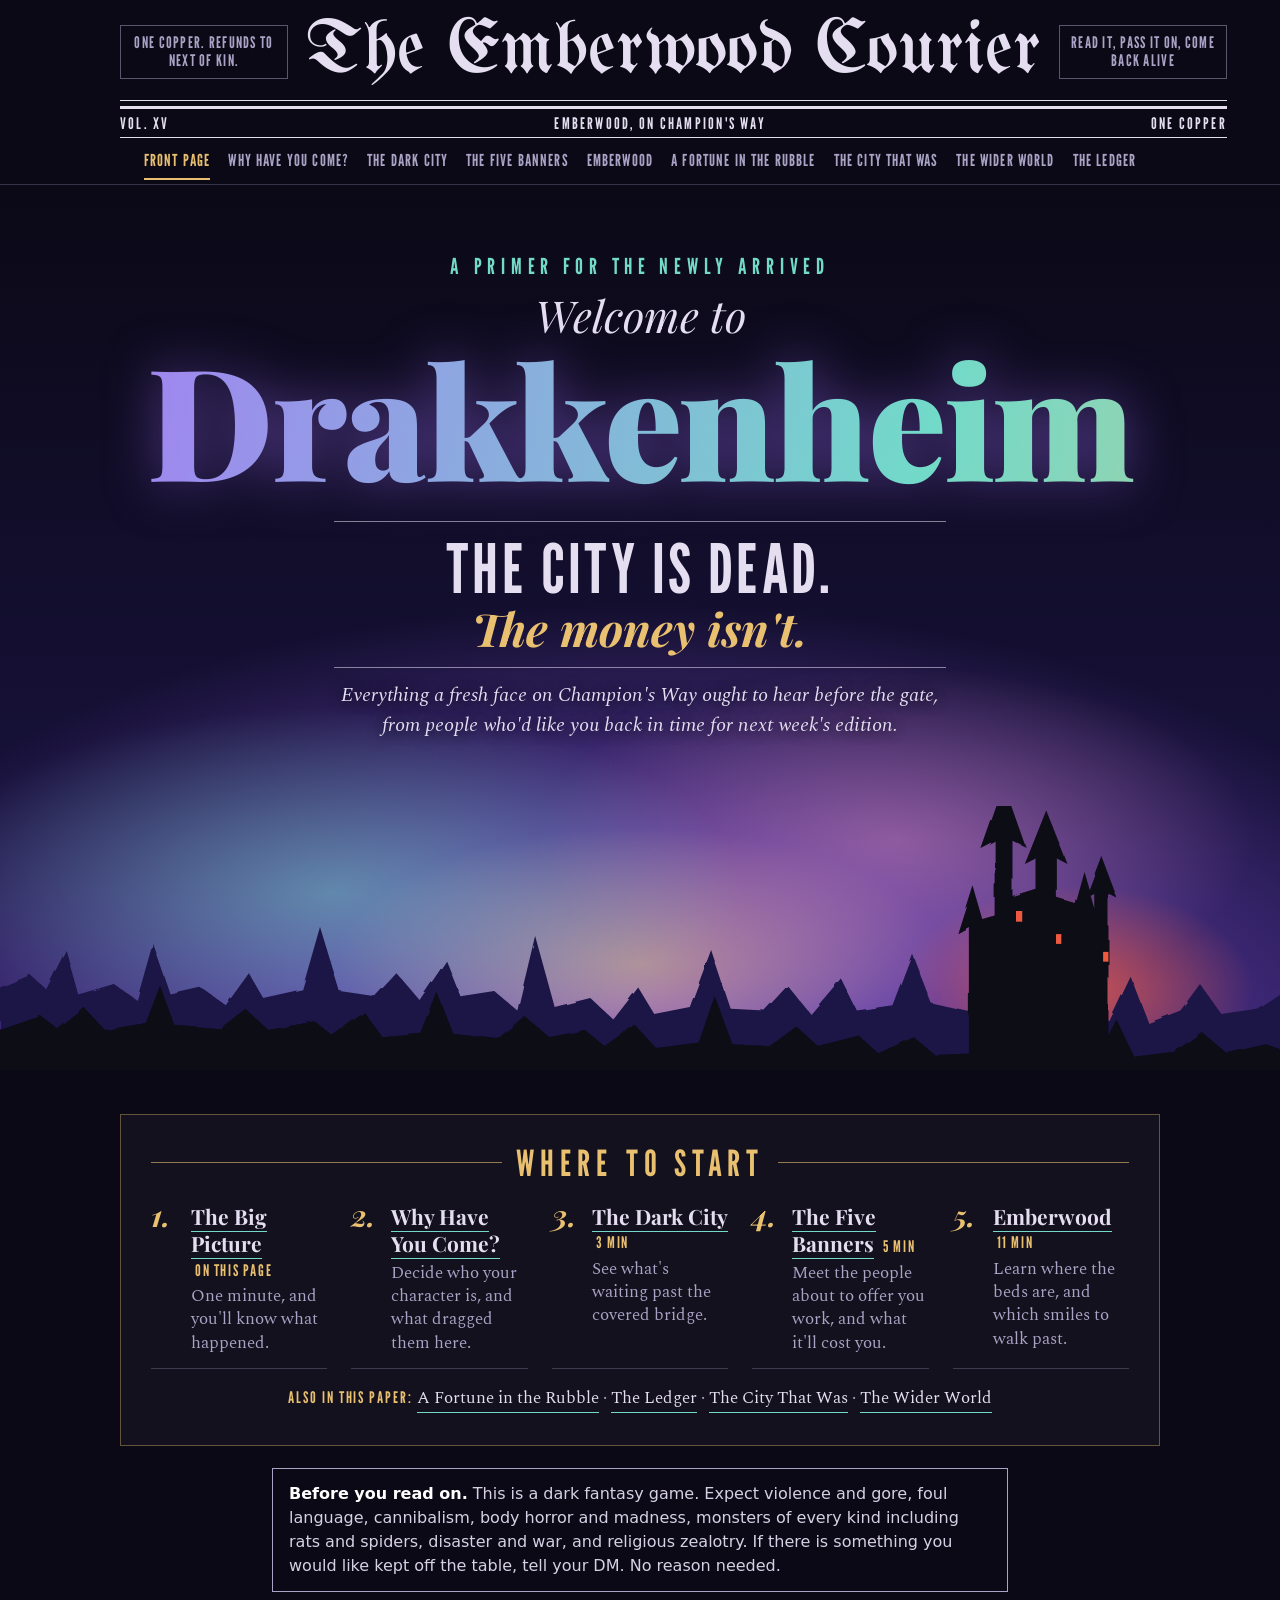
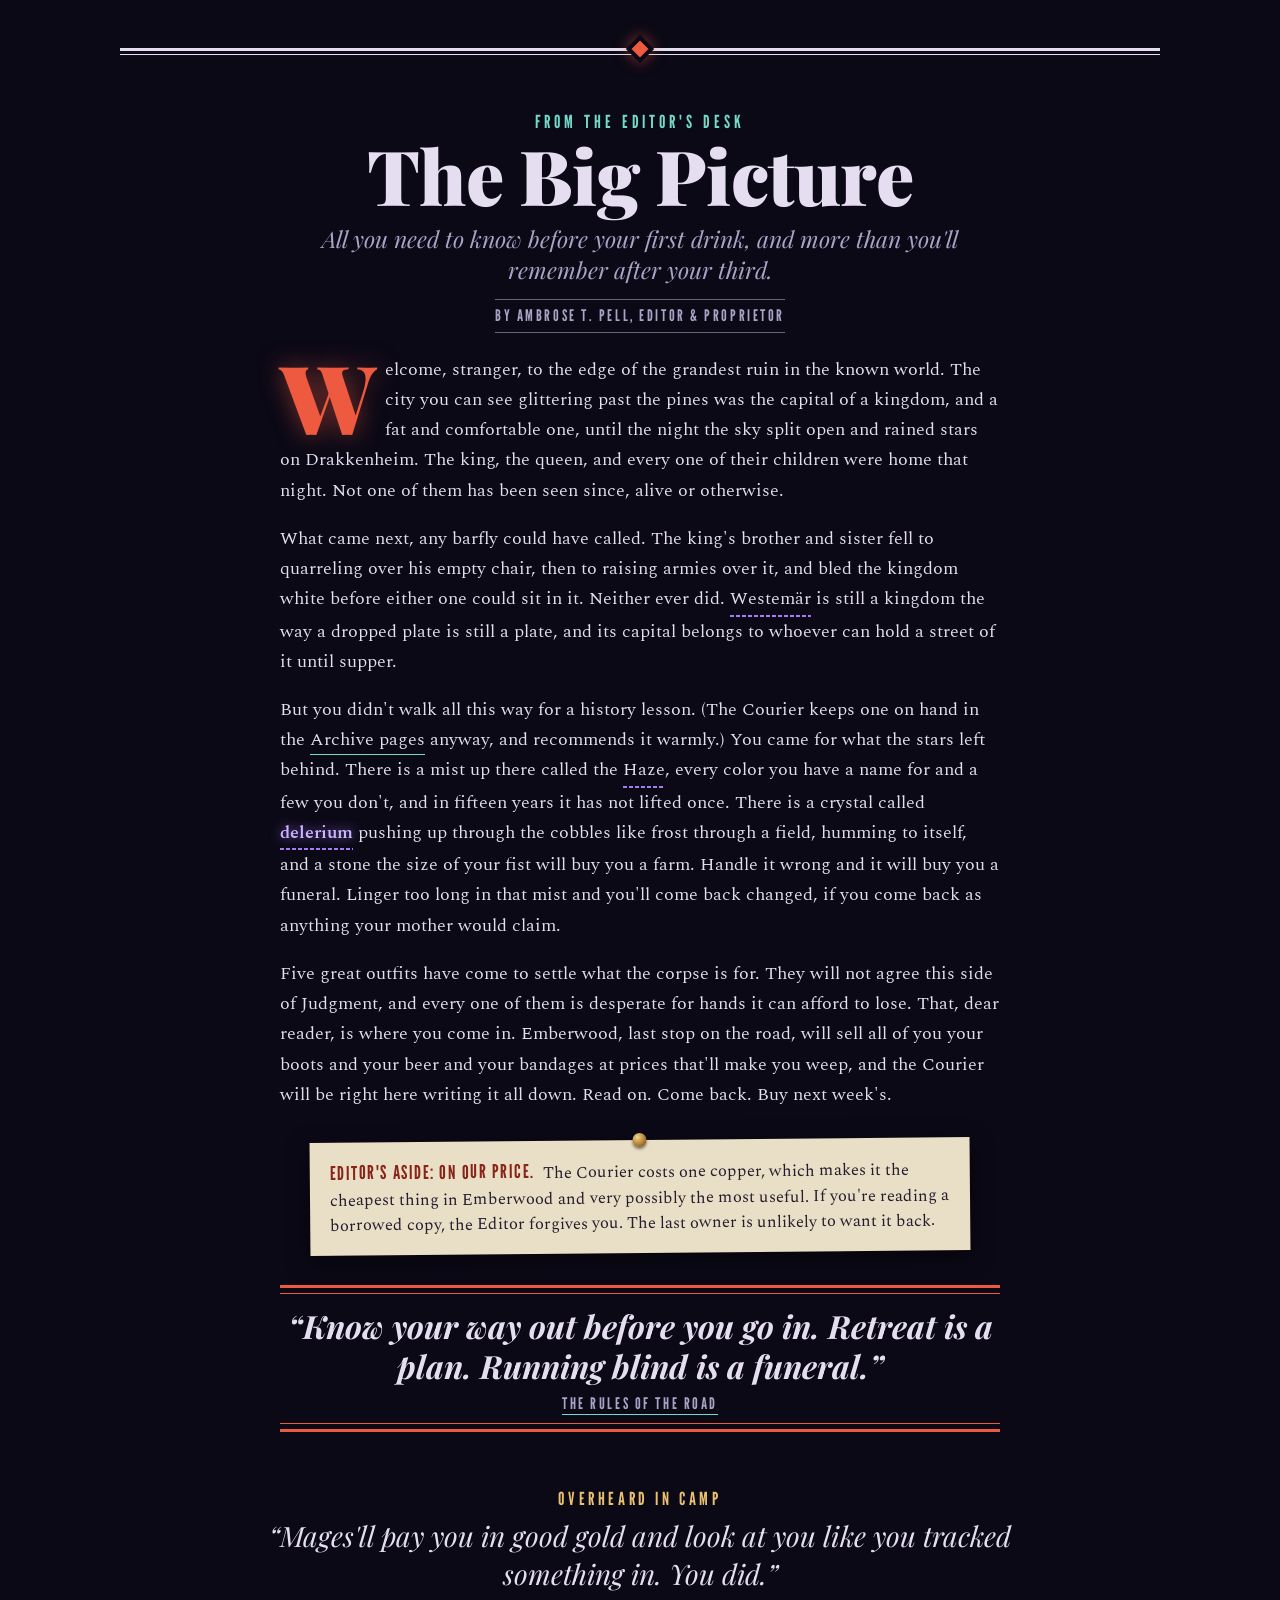
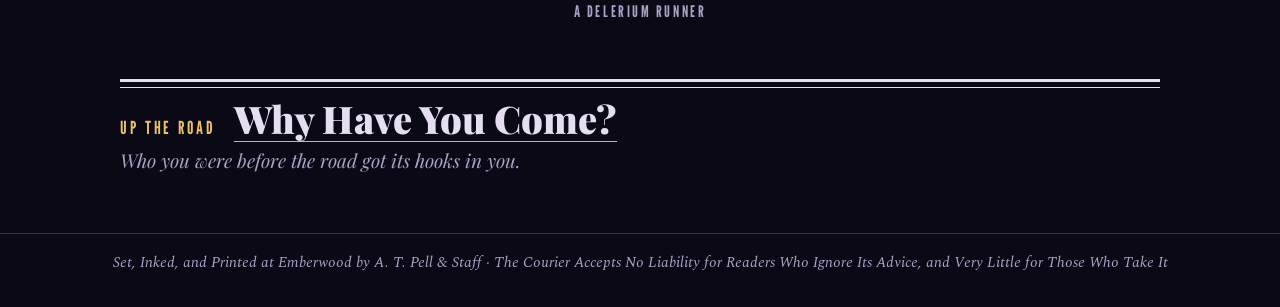
<file: index.html>
<!doctype html>
<html lang="en">
<head>
<meta charset="utf-8">
<meta name="viewport" content="width=device-width, initial-scale=1">
<meta name="robots" content="noindex, nofollow">
<title>The Emberwood Courier</title>
<meta name="description" content="A primer for the newly arrived in Emberwood, on the road to Drakkenheim.">
<meta property="og:site_name" content="The Emberwood Courier">
<meta property="og:type" content="website">
<meta property="og:title" content="The Emberwood Courier">
<meta property="og:description" content="A primer for the newly arrived in Emberwood, on the road to Drakkenheim.">
<meta property="og:image" content="https://dcook124-abg.github.io/emberwood-courier/assets/img/courier-card.jpg">
<meta property="og:image:width" content="1200">
<meta property="og:image:height" content="630">
<meta property="og:image:alt" content="The Emberwood Courier. Welcome to Drakkenheim. The city is dead. The money isn't.">
<meta name="twitter:card" content="summary_large_image">
<meta name="theme-color" content="#0b0916">
<link rel="icon" href="assets/img/favicon.svg" type="image/svg+xml">
<link rel="preconnect" href="https://fonts.googleapis.com">
<link rel="preconnect" href="https://fonts.gstatic.com" crossorigin>
<link href="https://fonts.googleapis.com/css2?family=League+Gothic&family=Playfair+Display:ital,wght@0,700;0,900;1,400;1,700&family=Spectral:ital,wght@0,400;0,600;1,400&family=UnifrakturMaguntia&display=swap" rel="stylesheet">
<link rel="stylesheet" href="assets/css/courier.css">
</head>
<body data-page="home">
<a class="skip" href="#main">Skip to the news</a>

<header class="masthead">
  <div class="wrap masthead__top">
    <p class="masthead__ear">One Copper. Refunds to Next of Kin.</p>
    <a class="masthead__title" href="index.html">The Emberwood Courier</a>
    <p class="masthead__ear masthead__ear--r">Read It, Pass It On, Come Back Alive</p>
    <p class="issue"><span>Vol. XV</span><span>Emberwood, on Champion's Way</span><span>One Copper</span></p>
  </div>
  <nav class="nav" aria-label="Sections"><ul class="wrap nav__list"><li><a href="index.html" aria-current="page">Front Page</a></li><li><a href="why-have-you-come.html">Why Have You Come?</a></li><li><a href="dark-city.html">The Dark City</a></li><li><a href="banners.html">The Five Banners</a></li><li><a href="emberwood.html">Emberwood</a></li><li><a href="fortune.html">A Fortune in the Rubble</a></li><li><a href="city-that-was.html">The City That Was</a></li><li><a href="wider-world.html">The Wider World</a></li><li><a href="ledger.html">The Ledger</a></li></ul></nav>
</header>

<section class="hero">
  <div class="hero__text">
    <p class="hero__kicker">A Primer for the Newly Arrived</p>
    <h1 class="hero__title"><span class="l1">Welcome to</span> <span class="l2">Drakkenheim</span></h1>
    <p class="hero__deck"><span class="d1">The city is dead.</span> <span class="d2">The money isn't.</span> <span class="d3">Everything a fresh face on Champion's Way ought to hear before the gate, from people who'd like you back in time for next week's edition.</span></p>
  </div>
  <div class="hero__sky" aria-hidden="true">
    <svg viewBox="0 0 1440 330" preserveAspectRatio="xMaxYMax slice" focusable="false">
<defs><filter id="ink-h" x="-2%" y="-2%" width="104%" height="104%"><feTurbulence type="fractalNoise" baseFrequency=".03" numOctaves="2" seed="7"/><feDisplacementMap in="SourceGraphic" scale="4"/></filter></defs>
<g filter="url(#ink-h)">
<path class="sk-far" d="M0 330V236l34-14 18 16 22-44 14 50 40-12 26 18 18-64 20 58 34-8 28 20 26-36 16 28 44-10 20-70 22 72 40 6 24-26 26 30 30-44 16 40 38-6 26 22 20-84 22 80 40-10 26 24 28-36 18 30 40-8 24-64 22 66 38 2 26-28 26 32 34-40 18 36 40-6 22-58 22 56 44 10 22-24 26 24 26-40 18 42 34-8 30 16 24-50 20 52 36-14 22-30 24 34 40-6 30-20 28 24 34-10 36 14V330Z"/>
<path class="sk-near" d="M0 330V284l46-16 18 14 30-24 24 26 46-8 16-42 16 44 52 4 28-22 26 24 52-10 20 16 36-26 20 28 44-4 18-46 18 46 50 6 30-26 28 24 40-8 22 18 34-24 24 26 48-6 18-52 20 54 42 2 30-22 24 22 46-12 22 20 40-18 24 20 44-2 30 14 40-22 26 24 44-14 20-40 20 42 46-6 30-22 28 24 44-10 36 12V330Z"/>
<path class="sk-near" d="M1090 336v-168l-13 7 17-54 11 38 14-4v-84l-16 8 26-74 26 74-16-8v62l26-8v-34l-12 6 24-60 24 60-12-6v44l20 6 10-36 12 42v-16l-10 5 18-48 18 48-10-5v190Z"/>
</g>
<g class="sk-win"><rect x="1143" y="150" width="7" height="12"/><rect x="1188" y="176" width="6" height="11"/><rect x="1241" y="196" width="6" height="11"/></g>
    </svg>
  </div>
</section>

<main id="main" class="wrap front">

  <section class="start" aria-labelledby="start-h">
    <h2 id="start-h">Where to Start</h2>
    <ol class="start__list" data-path>
      <li><a href="#big-picture">The Big Picture</a> <span class="time">On this page</span><span class="hint">One minute, and you'll know what happened.</span></li>
      <li data-id="why"><a href="why-have-you-come.html">Why Have You Come?</a><span class="hint">Decide who your character is, and what dragged them here.</span></li>
      <li data-id="dark-city"><a href="dark-city.html">The Dark City</a> <span class="time">3 min</span><span class="hint">See what's waiting past the covered bridge.</span></li>
      <li data-id="banners"><a href="banners.html">The Five Banners</a> <span class="time">5 min</span><span class="hint">Meet the people about to offer you work, and what it'll cost you.</span></li>
      <li data-id="emberwood"><a href="emberwood.html">Emberwood</a> <span class="time">11 min</span><span class="hint">Learn where the beds are, and which smiles to walk past.</span></li>
    </ol>
    <p class="start__also"><b>Also in this paper:</b> <a href="fortune.html">A Fortune in the Rubble</a> &middot; <a href="ledger.html">The Ledger</a> &middot; <a href="city-that-was.html">The City That Was</a> &middot; <a href="wider-world.html">The Wider World</a></p>
  </section>

  <p class="advisory"><strong>Before you read on.</strong> This is a dark fantasy game. Expect violence and gore, foul language, cannibalism, body horror and madness, monsters of every kind including rats and spiders, disaster and war, and religious zealotry. If there is something you would like kept off the table, tell your DM. No reason needed.</p>

  <hr class="break">

  <article class="story" id="big-picture">
    <header class="story__head">
      <p class="kicker">From the Editor's Desk</p>
      <h2 class="section-title">The Big Picture</h2>
      <p class="deck">All you need to know before your first drink, and more than you'll remember after your third.</p>
      <p class="byline">By Ambrose T. Pell, Editor &amp; Proprietor</p>
    </header>
    <div class="story__body">
      <p>Welcome, stranger, to the edge of the grandest ruin in the known world. The city you can see glittering past the pines was the capital of a kingdom, and a fat and comfortable one, until the night the sky split open and rained stars on Drakkenheim. The king, the queen, and every one of their children were home that night. Not one of them has been seen since, alive or otherwise.</p>
      <p>What came next, any barfly could have called. The king's brother and sister fell to quarreling over his empty chair, then to raising armies over it, and bled the kingdom white before either one could sit in it. Neither ever did. Westem&auml;r is still a kingdom the way a dropped plate is still a plate, and its capital belongs to whoever can hold a street of it until supper.</p>
      <p>But you didn't walk all this way for a history lesson. (The Courier keeps one on hand in the <a href="city-that-was.html">Archive pages</a> anyway, and recommends it warmly.) You came for what the stars left behind. There is a mist up there called the Haze, every color you have a name for and a few you don't, and in fifteen years it has not lifted once. There is a crystal called <strong class="delerium">delerium</strong> pushing up through the cobbles like frost through a field, humming to itself, and a stone the size of your fist will buy you a farm. Handle it wrong and it will buy you a funeral. Linger too long in that mist and you'll come back changed, if you come back as anything your mother would claim.</p>
      <p>Five great outfits have come to settle what the corpse is for. They will not agree this side of Judgment, and every one of them is desperate for hands it can afford to lose. That, dear reader, is where you come in. Emberwood, last stop on the road, will sell all of you your boots and your beer and your bandages at prices that'll make you weep, and the Courier will be right here writing it all down. Read on. Come back. Buy next week's.</p>
    </div>
    <aside class="aside"><b>Editor's Aside: On Our Price.</b> The Courier costs one copper, which makes it the cheapest thing in Emberwood and very possibly the most useful. If you're reading a borrowed copy, the Editor forgives you. The last owner is unlikely to want it back.</aside>
    <blockquote class="pull"><p>“Know your way out before you go in. Retreat is a plan. Running blind is a funeral.”</p><cite><a href="dark-city.html#rules">The Rules of the Road</a></cite></blockquote>
  </article>

  <nav class="road-next" aria-label="Next page"><span class="road-next__tag">Up the Road</span><a href="why-have-you-come.html">Why Have You Come?</a><span class="deck">Who you were before the road got its hooks in you.</span></nav>

</main>

<footer class="foot">Set, Inked, and Printed at Emberwood by A. T. Pell &amp; Staff &middot; The Courier Accepts No Liability for Readers Who Ignore Its Advice, and Very Little for Those Who Take It</footer>
<script src="assets/js/site.js"></script>
</body>
</html>
</file>
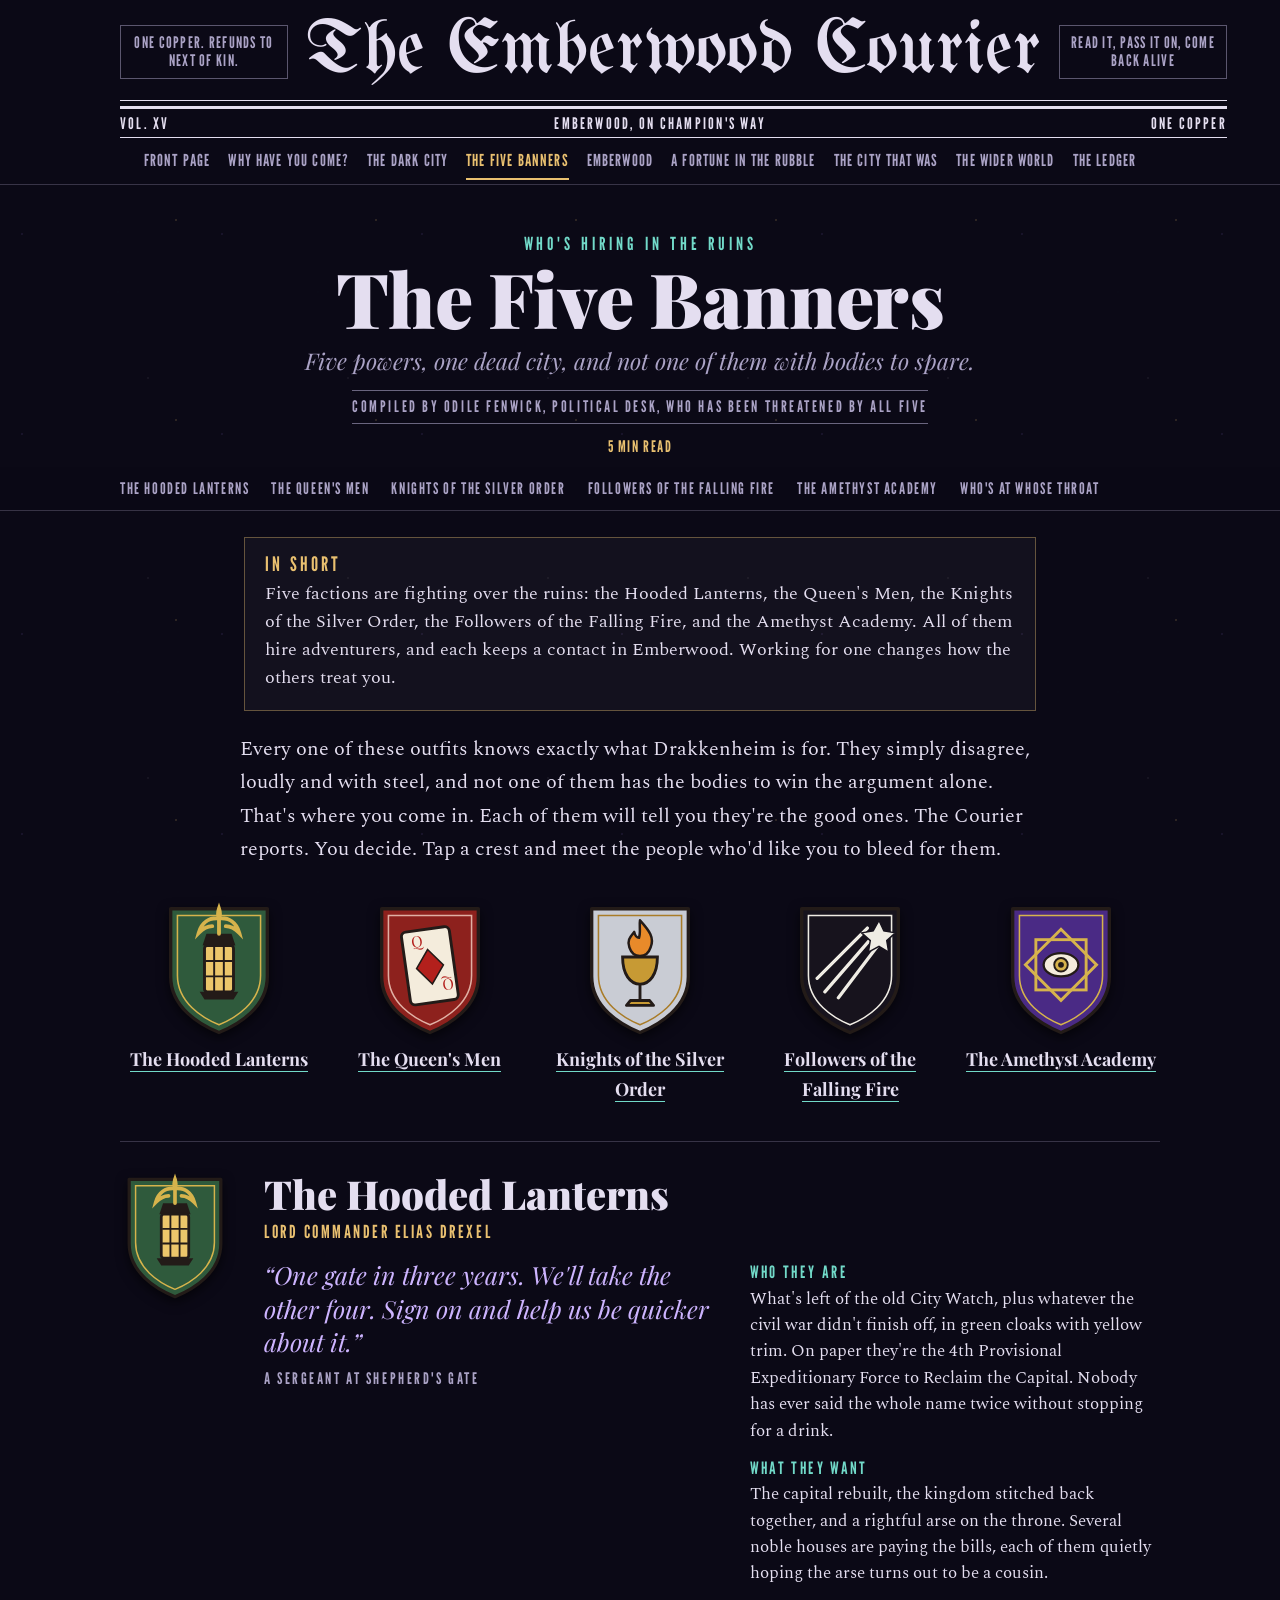
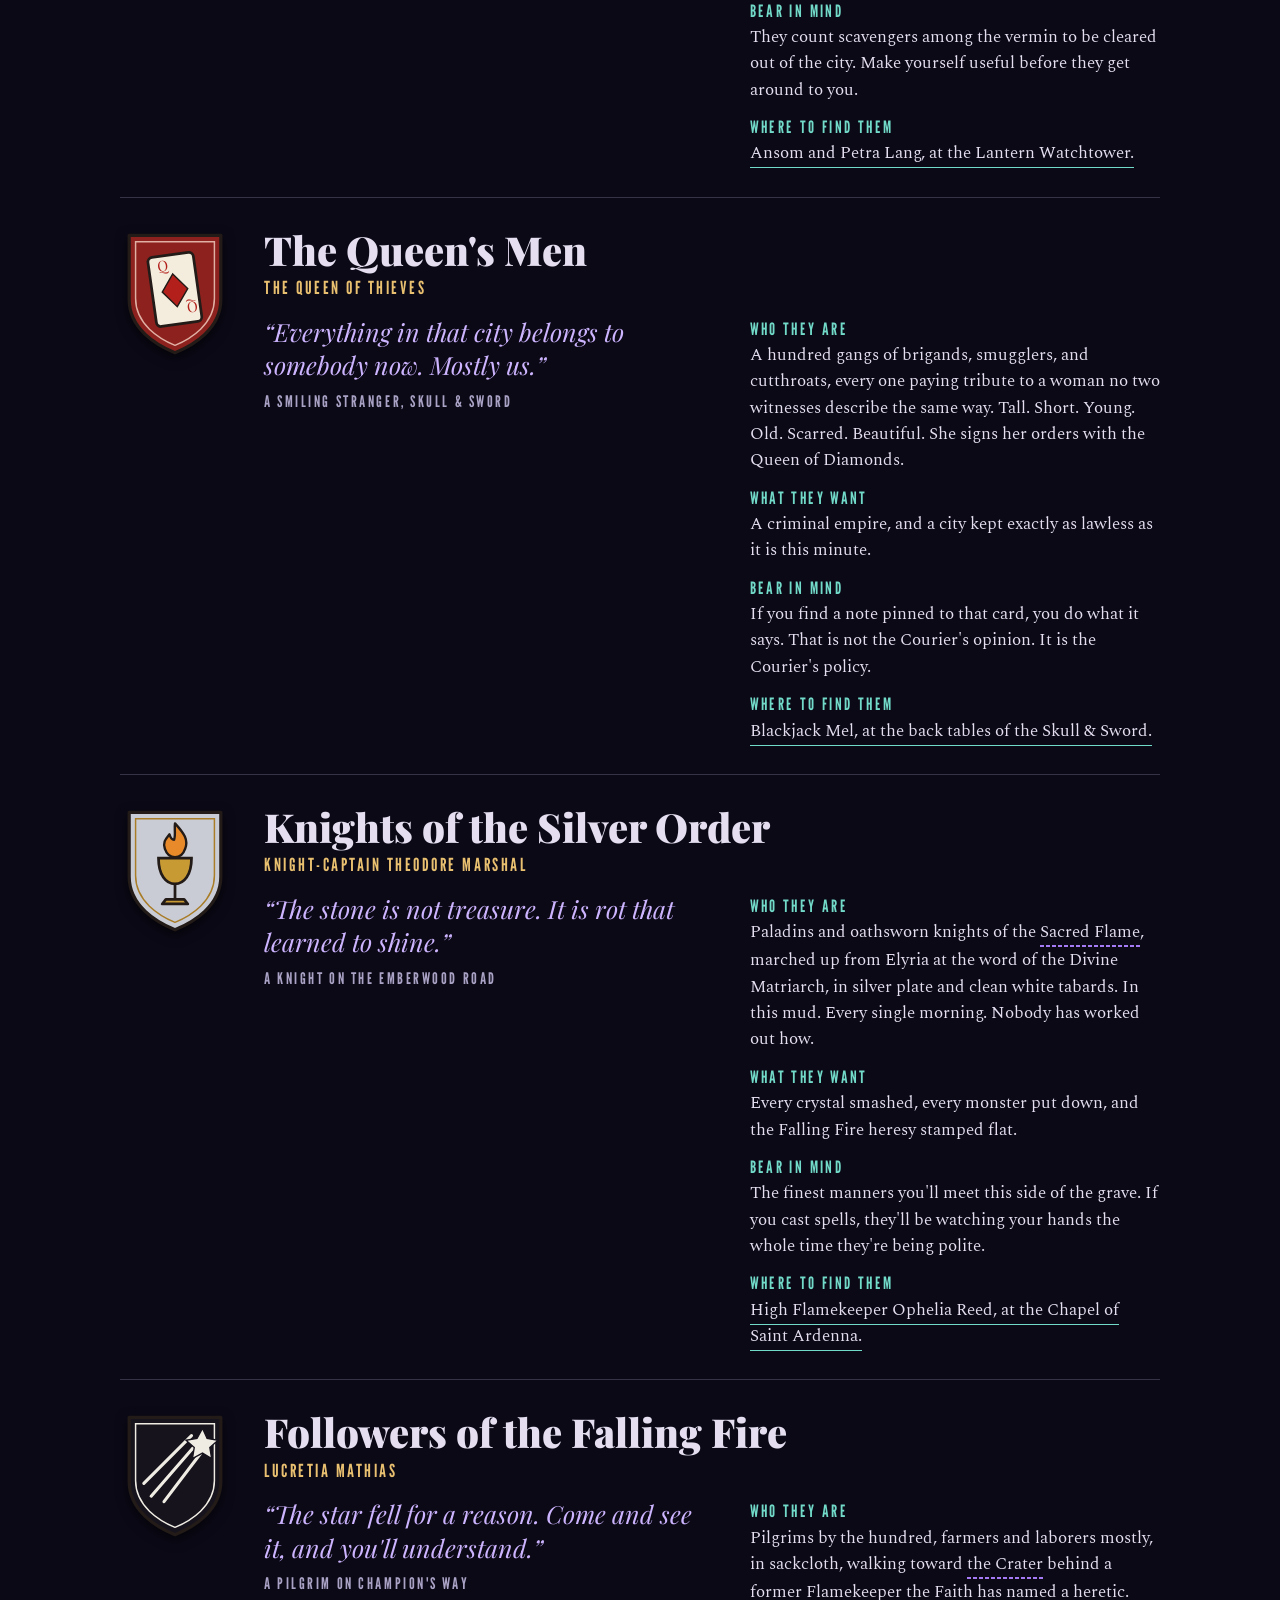
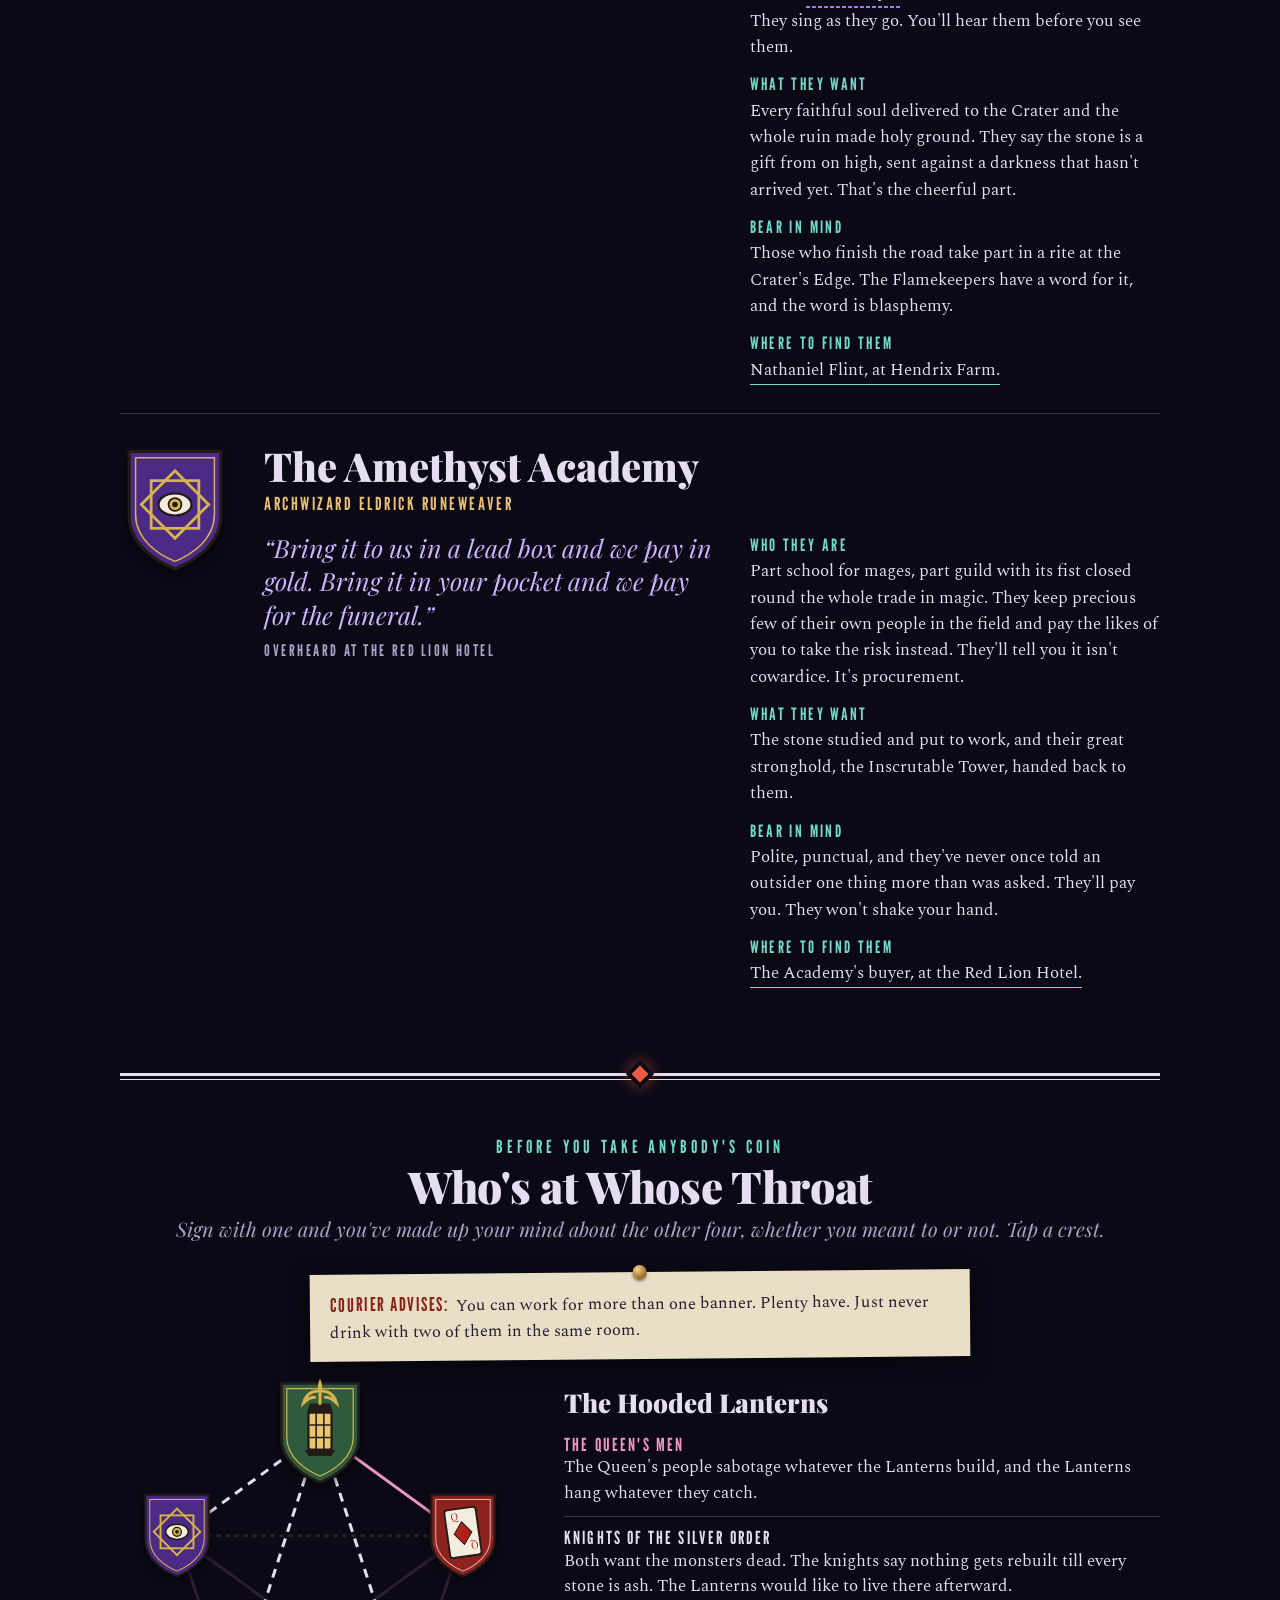
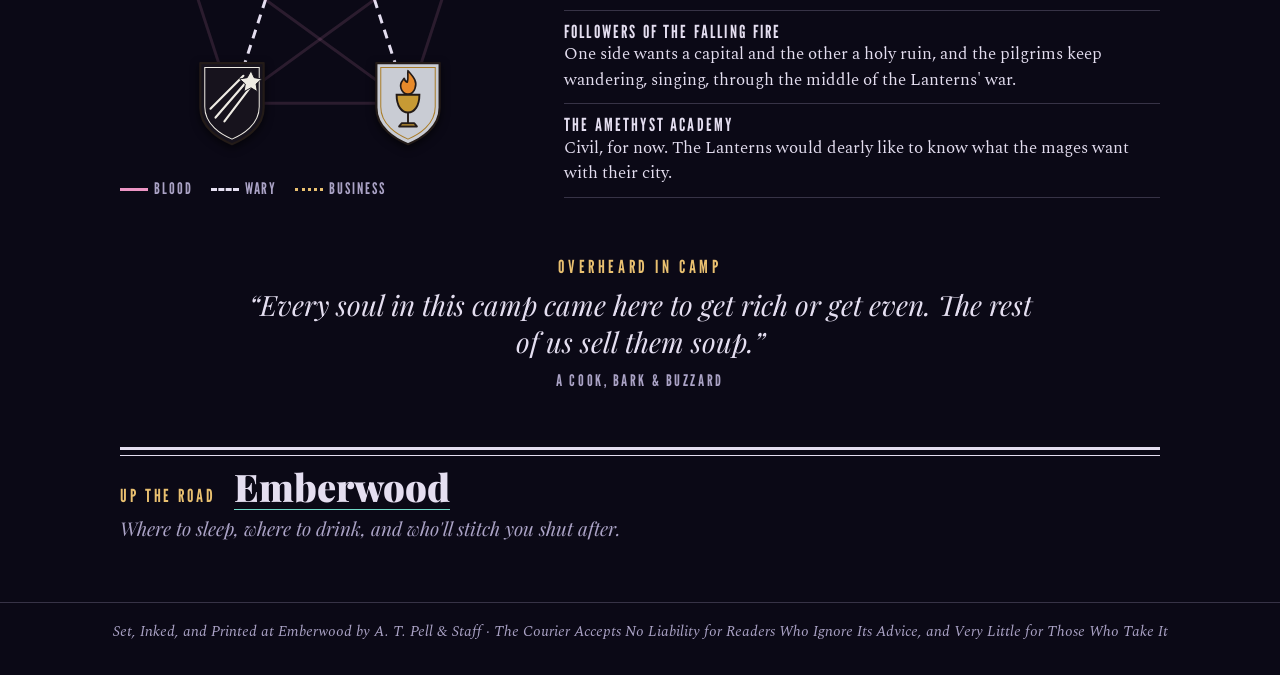
<file: banners.html>
<!doctype html>
<html lang="en">
<head>
<meta charset="utf-8">
<meta name="viewport" content="width=device-width, initial-scale=1">
<meta name="robots" content="noindex, nofollow">
<title>The Five Banners · The Emberwood Courier</title>
<meta name="description" content="The five factions working the ruins of Drakkenheim.">
<meta property="og:site_name" content="The Emberwood Courier">
<meta property="og:type" content="website">
<meta property="og:title" content="The Five Banners · The Emberwood Courier">
<meta property="og:description" content="The five factions working the ruins of Drakkenheim.">
<meta property="og:image" content="https://dcook124-abg.github.io/emberwood-courier/assets/img/courier-card.jpg">
<meta property="og:image:width" content="1200">
<meta property="og:image:height" content="630">
<meta property="og:image:alt" content="The Emberwood Courier. Welcome to Drakkenheim. The city is dead. The money isn't.">
<meta name="twitter:card" content="summary_large_image">
<meta name="theme-color" content="#0b0916">
<link rel="icon" href="assets/img/favicon.svg" type="image/svg+xml">
<link rel="preconnect" href="https://fonts.googleapis.com">
<link rel="preconnect" href="https://fonts.gstatic.com" crossorigin>
<link href="https://fonts.googleapis.com/css2?family=League+Gothic&family=Playfair+Display:ital,wght@0,700;0,900;1,400;1,700&family=Spectral:ital,wght@0,400;0,600;1,400&family=UnifrakturMaguntia&display=swap" rel="stylesheet">
<link rel="stylesheet" href="assets/css/courier.css">
</head>
<body data-page="banners" data-defer-lexicon>
<a class="skip" href="#main">Skip to the news</a>

<header class="masthead">
  <div class="wrap masthead__top">
    <p class="masthead__ear">One Copper. Refunds to Next of Kin.</p>
    <a class="masthead__title" href="index.html">The Emberwood Courier</a>
    <p class="masthead__ear masthead__ear--r">Read It, Pass It On, Come Back Alive</p>
    <p class="issue"><span>Vol. XV</span><span>Emberwood, on Champion's Way</span><span>One Copper</span></p>
  </div>
  <nav class="nav" aria-label="Sections"><ul class="wrap nav__list"><li><a href="index.html">Front Page</a></li><li><a href="why-have-you-come.html">Why Have You Come?</a></li><li><a href="dark-city.html">The Dark City</a></li><li><a href="banners.html" aria-current="page">The Five Banners</a></li><li><a href="emberwood.html">Emberwood</a></li><li><a href="fortune.html">A Fortune in the Rubble</a></li><li><a href="city-that-was.html">The City That Was</a></li><li><a href="wider-world.html">The Wider World</a></li><li><a href="ledger.html">The Ledger</a></li></ul></nav>
</header>

<main id="main" class="wrap page-body">
  <svg class="crest-defs" aria-hidden="true" focusable="false"><defs><symbol id="crest-lanterns" viewBox="0 0 120 142"><path d="M10 8H110V78C110 110 80 128 60 136C40 128 10 110 10 78Z" fill="#2f5a3c" stroke="#231b18" stroke-width="3.5" stroke-linejoin="round"/><path d="M17 15H103V77C103 105 77 121 60 128C43 121 17 105 17 77Z" fill="none" stroke="#d6b34c" stroke-width="1.6"/><path d="M43 46h34l-4-12H47z" fill="#231b18"/><rect x="45" y="46" width="30" height="48" rx="3" fill="#ecc66b" stroke="#231b18" stroke-width="3"/><path d="M55 47v46M65 47v46M46 62h28M46 78h28" stroke="#231b18" stroke-width="2"/><path d="M40 94h40l-5 8H45z" fill="#231b18"/><path d="M60 34c0-8 0-13 0-16M60 18c-10-1-18 4-21 15 5-5 9-7 14-7M60 18c10-1 18 4 21 15-5-5-9-7-14-7M60 18c-2-5-1-7 0-10 1 3 2 5 0 10" fill="none" stroke="#d6b34c" stroke-width="4" stroke-linecap="round"/></symbol><symbol id="crest-queens-men" viewBox="0 0 120 142"><path d="M10 8H110V78C110 110 80 128 60 136C40 128 10 110 10 78Z" fill="#8d211d" stroke="#231b18" stroke-width="3.5" stroke-linejoin="round"/><path d="M17 15H103V77C103 105 77 121 60 128C43 121 17 105 17 77Z" fill="none" stroke="#e0b0a4" stroke-width="1.6"/><g transform="rotate(-8 60 68)"><rect x="35" y="29" width="50" height="76" rx="5" fill="#f4ecdc" stroke="#231b18" stroke-width="3"/><path d="M60 50l14 18-14 18-14-18z" fill="#b3201c" stroke="#231b18" stroke-width="1.6"/><text x="44" y="46" font-family="Playfair Display, Georgia, serif" font-size="16" fill="#b3201c">Q</text><text x="76" y="93" text-anchor="middle" font-family="Playfair Display, Georgia, serif" font-size="16" fill="#b3201c" transform="rotate(180 76 88)">Q</text></g></symbol><symbol id="crest-silver-order" viewBox="0 0 120 142"><path d="M10 8H110V78C110 110 80 128 60 136C40 128 10 110 10 78Z" fill="#c9ccd4" stroke="#231b18" stroke-width="3.5" stroke-linejoin="round"/><path d="M17 15H103V77C103 105 77 121 60 128C43 121 17 105 17 77Z" fill="none" stroke="#a97c28" stroke-width="1.6"/><path d="M42 58h36c0 18-8 28-18 28s-18-10-18-28z" fill="#c79a34" stroke="#231b18" stroke-width="3"/><path d="M60 86v18M46 108h28l-4-5H50z" fill="#c79a34" stroke="#231b18" stroke-width="3" stroke-linejoin="round"/><path d="M60 20c10 11 15 18 11 28-2 6-6 9-11 9s-9-3-11-9c-3-8 2-12 5-16 1 4 3 6 5 6 2-6 0-12 1-18z" fill="#e88a2a" stroke="#231b18" stroke-width="2.6" stroke-linejoin="round"/></symbol><symbol id="crest-falling-fire" viewBox="0 0 120 142"><path d="M10 8H110V78C110 110 80 128 60 136C40 128 10 110 10 78Z" fill="#17131d" stroke="#231b18" stroke-width="3.5" stroke-linejoin="round"/><path d="M17 15H103V77C103 105 77 121 60 128C43 121 17 105 17 77Z" fill="none" stroke="#efece4" stroke-width="1.6"/><path d="M86 34L34 94M92 42L48 100M78 28L26 80" stroke="#efece4" stroke-width="3.4" stroke-linecap="round" fill="none"/><path d="M90 20l5 11 12 2-9 8 2 12-10-6-11 6 2-12-9-8 12-2z" fill="#efece4" stroke="#17131d" stroke-width="1.5"/></symbol><symbol id="crest-academy" viewBox="0 0 120 142"><path d="M10 8H110V78C110 110 80 128 60 136C40 128 10 110 10 78Z" fill="#4a2a85" stroke="#231b18" stroke-width="3.5" stroke-linejoin="round"/><path d="M17 15H103V77C103 105 77 121 60 128C43 121 17 105 17 77Z" fill="none" stroke="#d6b34c" stroke-width="1.6"/><g fill="none" stroke="#d6b34c" stroke-width="3"><rect x="34" y="40" width="52" height="52"/><rect x="34" y="40" width="52" height="52" transform="rotate(45 60 66)"/></g><ellipse cx="60" cy="66" rx="18" ry="12" fill="#f4ecdc" stroke="#231b18" stroke-width="2.4"/><circle cx="60" cy="66" r="7" fill="#d6b34c" stroke="#231b18" stroke-width="2"/><circle cx="60" cy="66" r="3" fill="#231b18"/></symbol></defs></svg>
  <div class="page-head">
    <p class="kicker">Who's Hiring in the Ruins</p>
    <h1 class="section-title">The Five Banners</h1>
    <p class="deck">Five powers, one dead city, and not one of them with bodies to spare.</p>
    <p class="byline">Compiled by Odile Fenwick, Political Desk, who has been threatened by all five</p>
  </div>
  <section class="inshort" aria-label="In short"><b>In Short</b><p>Five factions are fighting over the ruins: the Hooded Lanterns, the Queen's Men, the Knights of the Silver Order, the Followers of the Falling Fire, and the Amethyst Academy. All of them hire adventurers, and each keeps a contact in Emberwood. Working for one changes how the others treat you.</p></section>
  <p class="lede">Every one of these outfits knows exactly what Drakkenheim is for. They simply disagree, loudly and with steel, and not one of them has the bodies to win the argument alone. That's where you come in. Each of them will tell you they're the good ones. The Courier reports. You decide. Tap a crest and meet the people who'd like you to bleed for them.</p>
  <nav class="crests" aria-label="The five banners">
    <a class="crest" href="#lanterns"><svg viewBox="0 0 120 142" aria-hidden="true" focusable="false"><use href="#crest-lanterns"/></svg><span class="crest__name">The Hooded Lanterns</span></a>
    <a class="crest" href="#queens-men"><svg viewBox="0 0 120 142" aria-hidden="true" focusable="false"><use href="#crest-queens-men"/></svg><span class="crest__name">The Queen's Men</span></a>
    <a class="crest" href="#silver-order"><svg viewBox="0 0 120 142" aria-hidden="true" focusable="false"><use href="#crest-silver-order"/></svg><span class="crest__name">Knights of the Silver Order</span></a>
    <a class="crest" href="#falling-fire"><svg viewBox="0 0 120 142" aria-hidden="true" focusable="false"><use href="#crest-falling-fire"/></svg><span class="crest__name">Followers of the Falling Fire</span></a>
    <a class="crest" href="#academy"><svg viewBox="0 0 120 142" aria-hidden="true" focusable="false"><use href="#crest-academy"/></svg><span class="crest__name">The Amethyst Academy</span></a>
  </nav>
  <article class="dossier" id="lanterns">
    <svg class="dossier__crest" viewBox="0 0 120 142" aria-hidden="true" focusable="false"><use href="#crest-lanterns"/></svg>
    <h2>The Hooded Lanterns</h2>
    <p class="dossier__leader">Lord Commander Elias Drexel</p>
    <blockquote class="dossier__quote">“One gate in three years. We'll take the other four. Sign on and help us be quicker about it.”<cite>A sergeant at Shepherd's Gate</cite></blockquote>
    <dl><dt>Who They Are</dt><dd>What's left of the old City Watch, plus whatever the civil war didn't finish off, in green cloaks with yellow trim. On paper they're the 4th Provisional Expeditionary Force to Reclaim the Capital. Nobody has ever said the whole name twice without stopping for a drink.</dd><dt>What They Want</dt><dd>The capital rebuilt, the kingdom stitched back together, and a rightful arse on the throne. Several noble houses are paying the bills, each of them quietly hoping the arse turns out to be a cousin.</dd><dt>Bear in Mind</dt><dd>They count scavengers among the vermin to be cleared out of the city. Make yourself useful before they get around to you.</dd><dt>Where to Find Them</dt><dd><a href="emberwood.html#watchtower">Ansom and Petra Lang, at the Lantern Watchtower.</a></dd></dl>
  </article>
  <article class="dossier" id="queens-men">
    <svg class="dossier__crest" viewBox="0 0 120 142" aria-hidden="true" focusable="false"><use href="#crest-queens-men"/></svg>
    <h2>The Queen's Men</h2>
    <p class="dossier__leader">The Queen of Thieves</p>
    <blockquote class="dossier__quote">“Everything in that city belongs to somebody now. Mostly us.”<cite>A smiling stranger, Skull &amp; Sword</cite></blockquote>
    <dl><dt>Who They Are</dt><dd>A hundred gangs of brigands, smugglers, and cutthroats, every one paying tribute to a woman no two witnesses describe the same way. Tall. Short. Young. Old. Scarred. Beautiful. She signs her orders with the Queen of Diamonds.</dd><dt>What They Want</dt><dd>A criminal empire, and a city kept exactly as lawless as it is this minute.</dd><dt>Bear in Mind</dt><dd>If you find a note pinned to that card, you do what it says. That is not the Courier's opinion. It is the Courier's policy.</dd><dt>Where to Find Them</dt><dd><a href="emberwood.html#skull-and-sword">Blackjack Mel, at the back tables of the Skull &amp; Sword.</a></dd></dl>
  </article>
  <article class="dossier" id="silver-order">
    <svg class="dossier__crest" viewBox="0 0 120 142" aria-hidden="true" focusable="false"><use href="#crest-silver-order"/></svg>
    <h2>Knights of the Silver Order</h2>
    <p class="dossier__leader">Knight-Captain Theodore Marshal</p>
    <blockquote class="dossier__quote">“The stone is not treasure. It is rot that learned to shine.”<cite>A knight on the Emberwood road</cite></blockquote>
    <dl><dt>Who They Are</dt><dd>Paladins and oathsworn knights of the Sacred Flame, marched up from Elyria at the word of the Divine Matriarch, in silver plate and clean white tabards. In this mud. Every single morning. Nobody has worked out how.</dd><dt>What They Want</dt><dd>Every crystal smashed, every monster put down, and the Falling Fire heresy stamped flat.</dd><dt>Bear in Mind</dt><dd>The finest manners you'll meet this side of the grave. If you cast spells, they'll be watching your hands the whole time they're being polite.</dd><dt>Where to Find Them</dt><dd><a href="emberwood.html#chapel">High Flamekeeper Ophelia Reed, at the Chapel of Saint Ardenna.</a></dd></dl>
  </article>
  <article class="dossier" id="falling-fire">
    <svg class="dossier__crest" viewBox="0 0 120 142" aria-hidden="true" focusable="false"><use href="#crest-falling-fire"/></svg>
    <h2>Followers of the Falling Fire</h2>
    <p class="dossier__leader">Lucretia Mathias</p>
    <blockquote class="dossier__quote">“The star fell for a reason. Come and see it, and you'll understand.”<cite>A pilgrim on Champion's Way</cite></blockquote>
    <dl><dt>Who They Are</dt><dd>Pilgrims by the hundred, farmers and laborers mostly, in sackcloth, walking toward the Crater behind a former Flamekeeper the Faith has named a heretic. They sing as they go. You'll hear them before you see them.</dd><dt>What They Want</dt><dd>Every faithful soul delivered to the Crater and the whole ruin made holy ground. They say the stone is a gift from on high, sent against a darkness that hasn't arrived yet. That's the cheerful part.</dd><dt>Bear in Mind</dt><dd>Those who finish the road take part in a rite at the Crater's Edge. The Flamekeepers have a word for it, and the word is blasphemy.</dd><dt>Where to Find Them</dt><dd><a href="emberwood.html#hendrix-farm">Nathaniel Flint, at Hendrix Farm.</a></dd></dl>
  </article>
  <article class="dossier" id="academy">
    <svg class="dossier__crest" viewBox="0 0 120 142" aria-hidden="true" focusable="false"><use href="#crest-academy"/></svg>
    <h2>The Amethyst Academy</h2>
    <p class="dossier__leader">Archwizard Eldrick Runeweaver</p>
    <blockquote class="dossier__quote">“Bring it to us in a lead box and we pay in gold. Bring it in your pocket and we pay for the funeral.”<cite>Overheard at the Red Lion Hotel</cite></blockquote>
    <dl><dt>Who They Are</dt><dd>Part school for mages, part guild with its fist closed round the whole trade in magic. They keep precious few of their own people in the field and pay the likes of you to take the risk instead. They'll tell you it isn't cowardice. It's procurement.</dd><dt>What They Want</dt><dd>The stone studied and put to work, and their great stronghold, the Inscrutable Tower, handed back to them.</dd><dt>Bear in Mind</dt><dd>Polite, punctual, and they've never once told an outsider one thing more than was asked. They'll pay you. They won't shake your hand.</dd><dt>Where to Find Them</dt><dd><a href="emberwood.html#red-lion">The Academy's buyer, at the Red Lion Hotel.</a></dd></dl>
  </article>

  <hr class="break">

  <section aria-labelledby="throats">
    <p class="kicker">Before You Take Anybody's Coin</p>
    <h2 id="throats" class="subtitle">Who's at Whose Throat</h2>
    <p class="deck">Sign with one and you've made up your mind about the other four, whether you meant to or not. Tap a crest.</p>
    <aside class="aside"><b>Courier Advises:</b> You can work for more than one banner. Plenty have. Just never drink with two of them in the same room.</aside>
    <div class="web-layout">
      <div>
        <div class="web" data-web></div>
        <div class="web-legend"><span><i></i>Blood</span><span class="wary"><i></i>Wary</span><span class="trade"><i></i>Business</span></div>
      </div>
      <div class="grudges" data-grudges aria-live="polite">
        <h3 data-grudge-name hidden></h3>
        <ul>
          <li class="war" data-a="lanterns" data-b="queens-men"><b>The Hooded Lanterns and The Queen's Men</b>The Queen's people sabotage whatever the Lanterns build, and the Lanterns hang whatever they catch.</li>
          <li class="wary" data-a="lanterns" data-b="silver-order"><b>The Hooded Lanterns and Knights of the Silver Order</b>Both want the monsters dead. The knights say nothing gets rebuilt till every stone is ash. The Lanterns would like to live there afterward.</li>
          <li class="wary" data-a="lanterns" data-b="falling-fire"><b>The Hooded Lanterns and Followers of the Falling Fire</b>One side wants a capital and the other a holy ruin, and the pilgrims keep wandering, singing, through the middle of the Lanterns' war.</li>
          <li class="wary" data-a="lanterns" data-b="academy"><b>The Hooded Lanterns and The Amethyst Academy</b>Civil, for now. The Lanterns would dearly like to know what the mages want with their city.</li>
          <li class="war" data-a="queens-men" data-b="silver-order"><b>The Queen's Men and Knights of the Silver Order</b>The Order would hang every last one of them given a free afternoon. The Queen takes care never to give them one.</li>
          <li class="war" data-a="queens-men" data-b="falling-fire"><b>The Queen's Men and Followers of the Falling Fire</b>Pilgrims carry everything they own and won't fight for it. The gangs thank the Flame for them daily.</li>
          <li class="trade" data-a="queens-men" data-b="academy"><b>The Queen's Men and The Amethyst Academy</b>The mages pay top coin for stones and never ask whose they were. The Queen's people know it.</li>
          <li class="war" data-a="silver-order" data-b="falling-fire"><b>Knights of the Silver Order and Followers of the Falling Fire</b>Heretics, says the Order, and it means to see their prophet tried. The pilgrims pray for the knights, which does not help.</li>
          <li class="war" data-a="silver-order" data-b="academy"><b>Knights of the Silver Order and The Amethyst Academy</b>Centuries of burned mages lie between them, and only a treaty keeps it from starting again. The knights want the stone destroyed. The mages want it by the cartload.</li>
          <li class="war" data-a="falling-fire" data-b="academy"><b>Followers of the Falling Fire and The Amethyst Academy</b>To the pilgrims the stone is holy. The Academy grinds it up for trinkets.</li>
        </ul>
      </div>
    </div>
  </section>
  <nav class="road-next" aria-label="Next page"><span class="road-next__tag">Up the Road</span><a href="emberwood.html">Emberwood</a><span class="deck">Where to sleep, where to drink, and who'll stitch you shut after.</span></nav>
</main>


<footer class="foot">Set, Inked, and Printed at Emberwood by A. T. Pell &amp; Staff &middot; The Courier Accepts No Liability for Readers Who Ignore Its Advice, and Very Little for Those Who Take It</footer>

<script src="assets/js/site.js"></script>
<script src="assets/js/sections.js"></script>
</body>
</html>
</file>
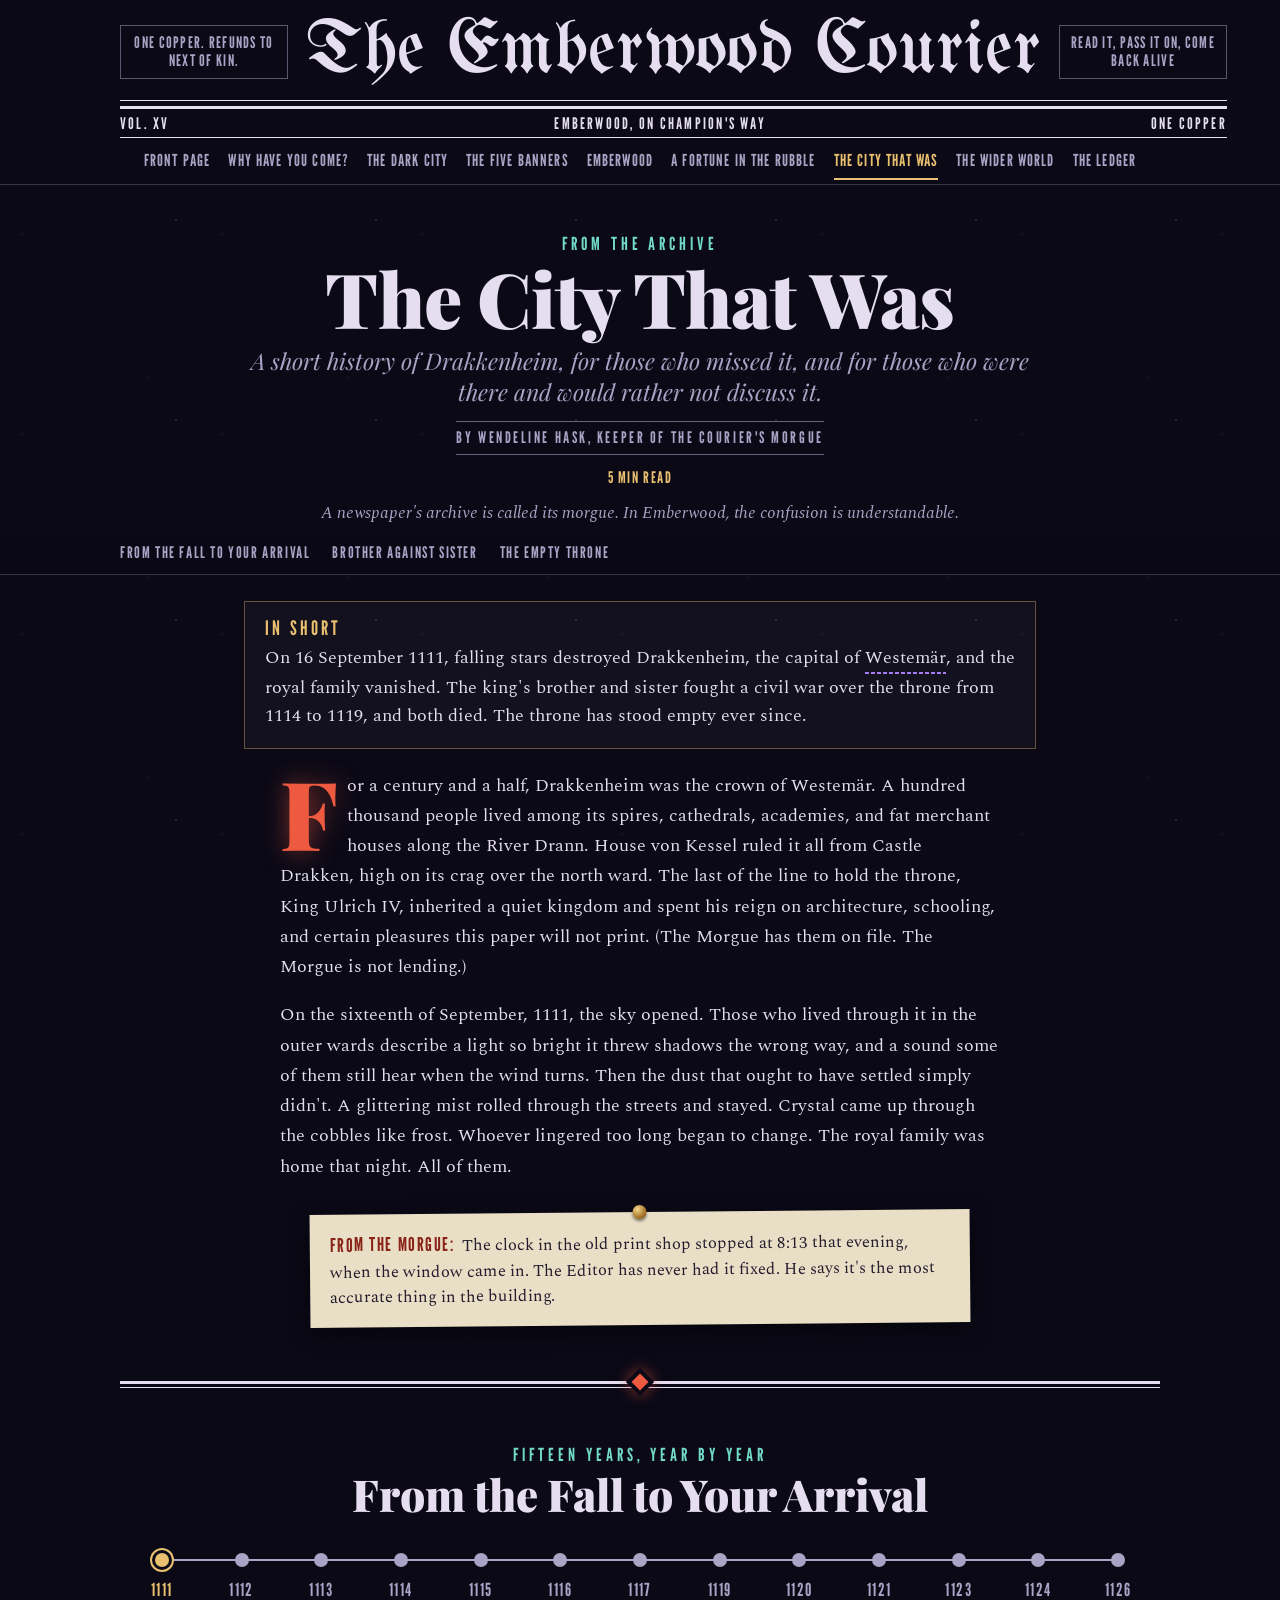
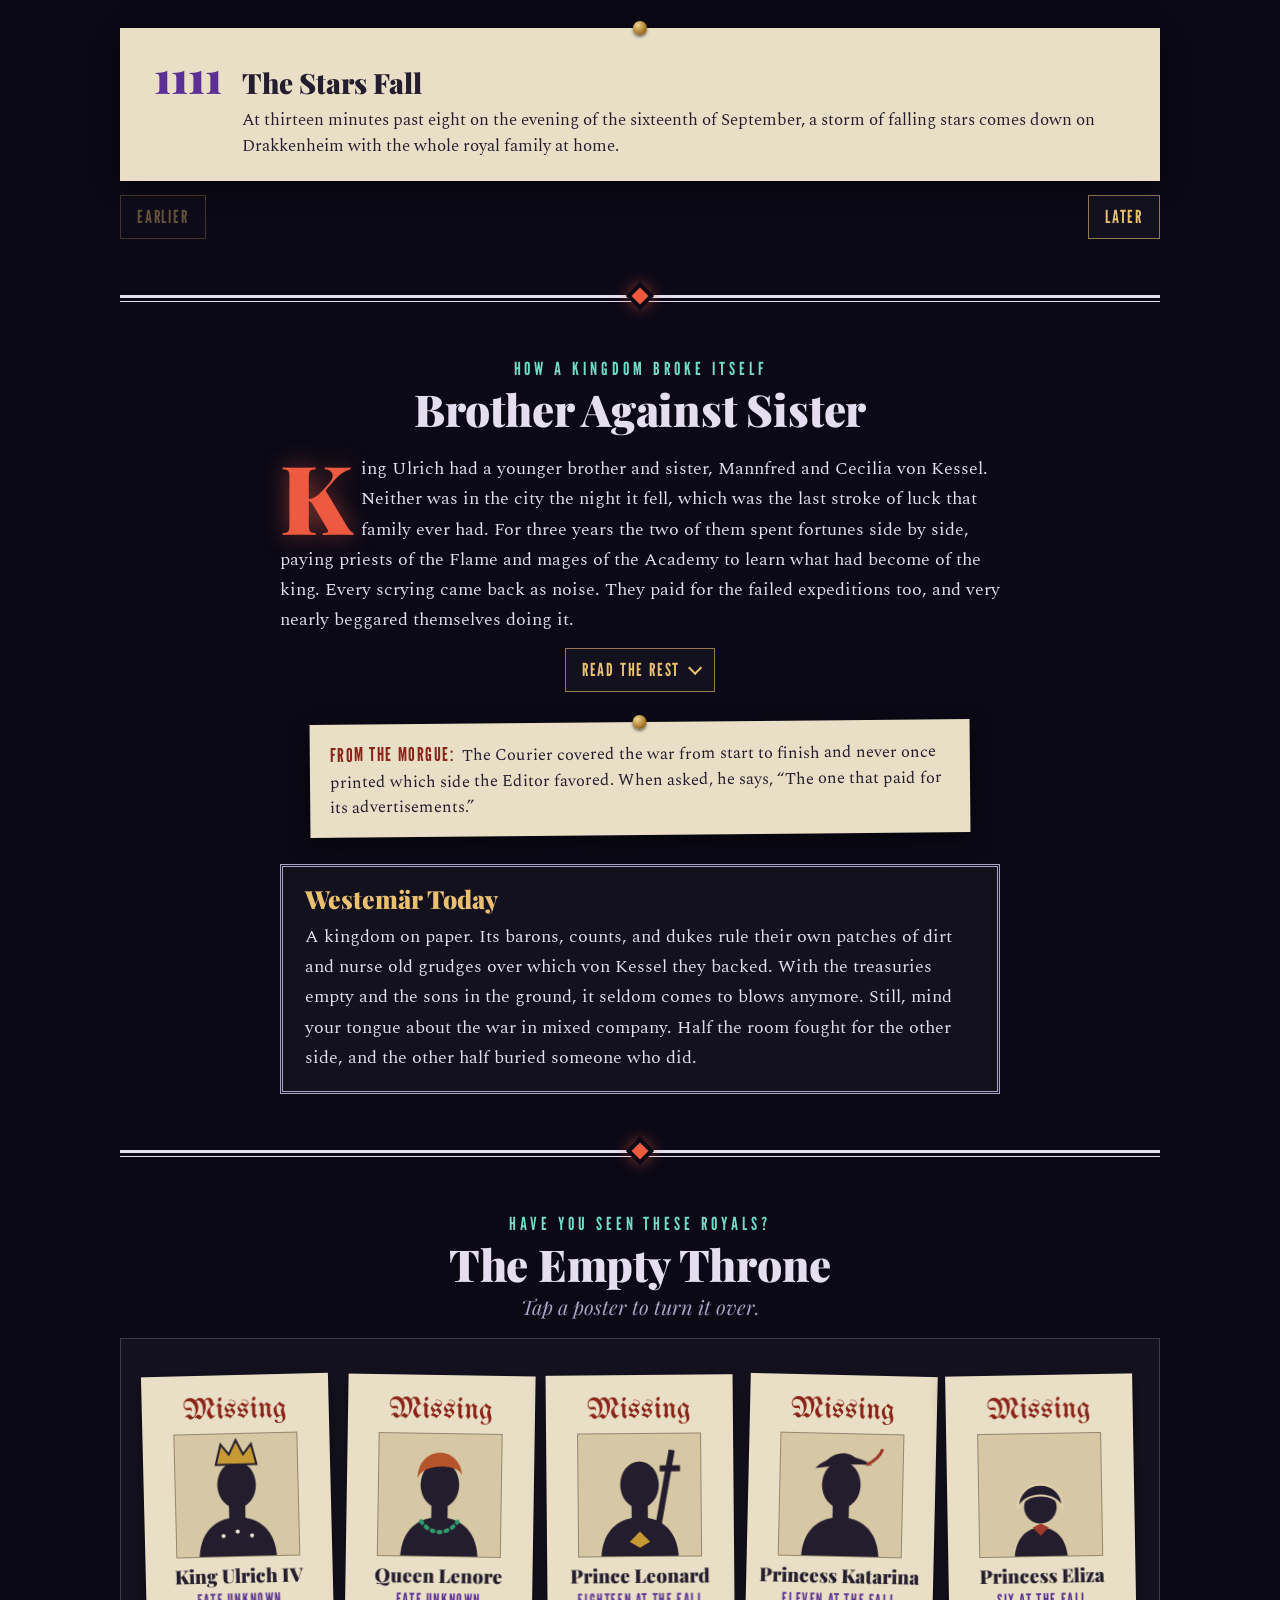
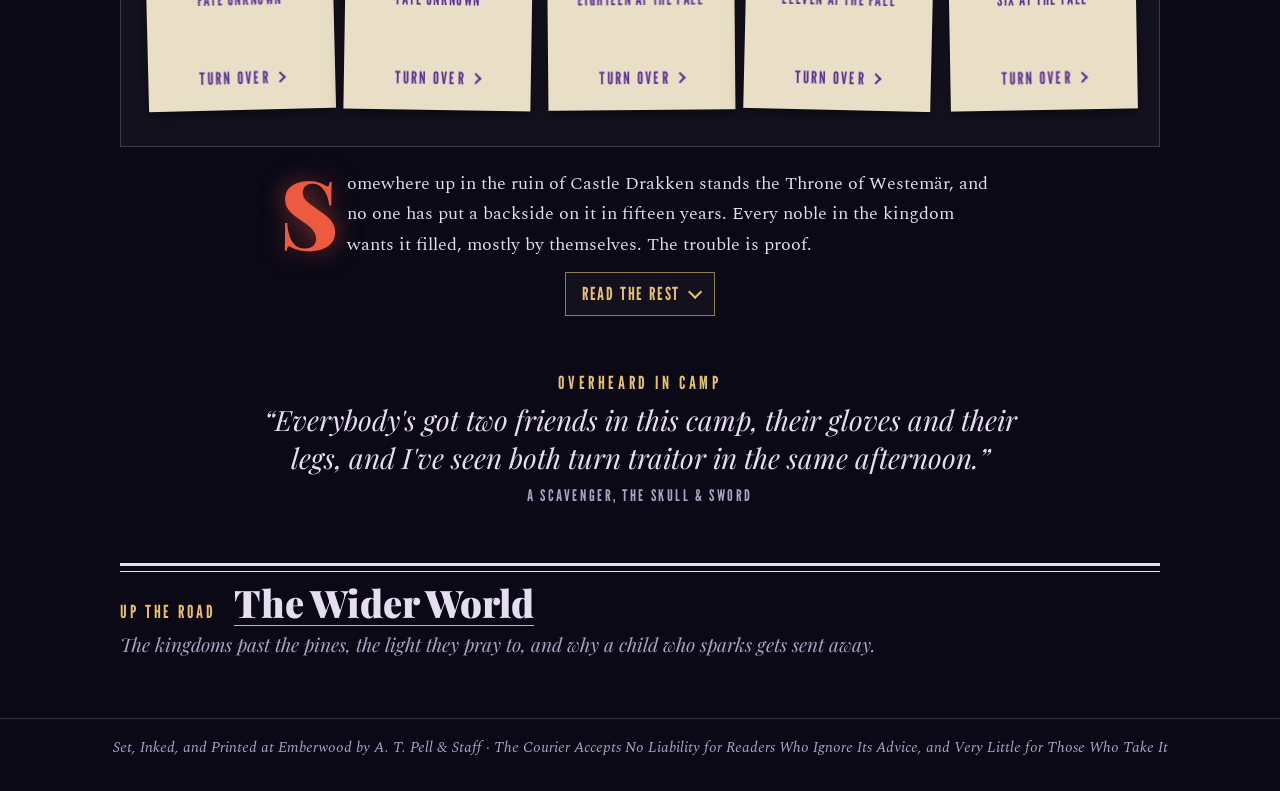
<file: city-that-was.html>
<!doctype html>
<html lang="en">
<head>
<meta charset="utf-8">
<meta name="viewport" content="width=device-width, initial-scale=1">
<meta name="robots" content="noindex, nofollow">
<title>The City That Was · The Emberwood Courier</title>
<meta name="description" content="A short history of Drakkenheim.">
<meta property="og:site_name" content="The Emberwood Courier">
<meta property="og:type" content="website">
<meta property="og:title" content="The City That Was · The Emberwood Courier">
<meta property="og:description" content="A short history of Drakkenheim.">
<meta property="og:image" content="https://dcook124-abg.github.io/emberwood-courier/assets/img/courier-card.jpg">
<meta property="og:image:width" content="1200">
<meta property="og:image:height" content="630">
<meta property="og:image:alt" content="The Emberwood Courier. Welcome to Drakkenheim. The city is dead. The money isn't.">
<meta name="twitter:card" content="summary_large_image">
<meta name="theme-color" content="#0b0916">
<link rel="icon" href="assets/img/favicon.svg" type="image/svg+xml">
<link rel="preconnect" href="https://fonts.googleapis.com">
<link rel="preconnect" href="https://fonts.gstatic.com" crossorigin>
<link href="https://fonts.googleapis.com/css2?family=League+Gothic&family=Playfair+Display:ital,wght@0,700;0,900;1,400;1,700&family=Spectral:ital,wght@0,400;0,600;1,400&family=UnifrakturMaguntia&display=swap" rel="stylesheet">
<link rel="stylesheet" href="assets/css/courier.css">
</head>
<body data-page="history" data-defer-lexicon>
<a class="skip" href="#main">Skip to the news</a>

<header class="masthead">
  <div class="wrap masthead__top">
    <p class="masthead__ear">One Copper. Refunds to Next of Kin.</p>
    <a class="masthead__title" href="index.html">The Emberwood Courier</a>
    <p class="masthead__ear masthead__ear--r">Read It, Pass It On, Come Back Alive</p>
    <p class="issue"><span>Vol. XV</span><span>Emberwood, on Champion's Way</span><span>One Copper</span></p>
  </div>
  <nav class="nav" aria-label="Sections"><ul class="wrap nav__list"><li><a href="index.html">Front Page</a></li><li><a href="why-have-you-come.html">Why Have You Come?</a></li><li><a href="dark-city.html">The Dark City</a></li><li><a href="banners.html">The Five Banners</a></li><li><a href="emberwood.html">Emberwood</a></li><li><a href="fortune.html">A Fortune in the Rubble</a></li><li><a href="city-that-was.html" aria-current="page">The City That Was</a></li><li><a href="wider-world.html">The Wider World</a></li><li><a href="ledger.html">The Ledger</a></li></ul></nav>
</header>

<main id="main" class="wrap page-body">
  <div class="page-head">
    <p class="kicker">From the Archive</p>
    <h1 class="section-title">The City That Was</h1>
    <p class="deck">A short history of Drakkenheim, for those who missed it, and for those who were there and would rather not discuss it.</p>
    <p class="byline">By Wendeline Hask, Keeper of the Courier's Morgue</p>
    <p class="morgue-note">A newspaper's archive is called its morgue. In Emberwood, the confusion is understandable.</p>
  </div>
  <section class="inshort" aria-label="In short"><b>In Short</b><p>On 16 September 1111, falling stars destroyed Drakkenheim, the capital of Westem&auml;r, and the royal family vanished. The king's brother and sister fought a civil war over the throne from 1114 to 1119, and both died. The throne has stood empty ever since.</p></section>
  <div class="story__body">
    <p>For a century and a half, Drakkenheim was the crown of Westemär. A hundred thousand people lived among its spires, cathedrals, academies, and fat merchant houses along the River Drann. House von Kessel ruled it all from Castle Drakken, high on its crag over the north ward. The last of the line to hold the throne, King Ulrich IV, inherited a quiet kingdom and spent his reign on architecture, schooling, and certain pleasures this paper will not print. (The Morgue has them on file. The Morgue is not lending.)</p>
    <p>On the sixteenth of September, 1111, the sky opened. Those who lived through it in the outer wards describe a light so bright it threw shadows the wrong way, and a sound some of them still hear when the wind turns. Then the dust that ought to have settled simply didn't. A glittering mist rolled through the streets and stayed. Crystal came up through the cobbles like frost. Whoever lingered too long began to change. The royal family was home that night. All of them.</p>
  </div>
  <aside class="aside"><b>From the Morgue:</b> The clock in the old print shop stopped at 8:13 that evening, when the window came in. The Editor has never had it fixed. He says it's the most accurate thing in the building.</aside>

  <hr class="break">

  <section aria-labelledby="timeline">
    <p class="kicker">Fifteen Years, Year by Year</p>
    <h2 id="timeline" class="subtitle">From the Fall to Your Arrival</h2>
    <div class="timeline">
      <div class="years" data-years></div>
      <div class="note-wrap"><ol class="note year-note" data-year-note aria-live="polite">
        <li class="year-entry" data-year="1111"><span class="year-note__year">1111</span><div class="year-note__body"><h3>The Stars Fall</h3><p>At thirteen minutes past eight on the evening of the sixteenth of September, a storm of falling stars comes down on Drakkenheim with the whole royal family at home.</p></div></li>
        <li class="year-entry" data-year="1112"><span class="year-note__year">1112</span><div class="year-note__body"><h3>An Army Dies in the Mist</h3><p>The crown sends an army to take back the capital. Thousands die in the Haze. The few who stagger out are raving, and they don't last long.</p></div></li>
        <li class="year-entry" data-year="1113"><span class="year-note__year">1113</span><div class="year-note__body"><h3>A Prophecy Published</h3><p>Lucretia Mathias predicted the Fall years ahead and was silenced for it. Now she expands her writings into the Testament of the Falling Fire, and this time people read them.</p></div></li>
        <li class="year-entry" data-year="1114"><span class="year-note__year">1114</span><div class="year-note__body"><h3>Brother Against Sister</h3><p>Two more expeditions go into the mist and come to nothing, and the quarrel between Mannfred and Cecilia von Kessel over the empty throne turns into a war.</p></div></li>
        <li class="year-entry" data-year="1115"><span class="year-note__year">1115</span><div class="year-note__body"><h3>Some Come Back</h3><p>With the armies busy killing each other, adventurers try the ruins for plunder. A few come back alive, with stories of monsters and samples of a strange crystal.</p></div></li>
        <li class="year-entry" data-year="1116"><span class="year-note__year">1116</span><div class="year-note__body"><h3>A Pilgrim at the Crater</h3><p>Lucretia Mathias walks to the Crater's Edge on her own two feet and carries what she found there back to Elyria.</p></div></li>
        <li class="year-entry" data-year="1117"><span class="year-note__year">1117</span><div class="year-note__body"><h3>Delerium Is Named</h3><p>The Amethyst Academy starts paying for what folks have been calling meteor shards, and gives the crystal the name that stuck.</p></div></li>
        <li class="year-entry" data-year="1119"><span class="year-note__year">1119</span><div class="year-note__body"><h3>The War Runs Out of Claimants</h3><p>Assassins kill Mannfred von Kessel and his children. Days later Cecilia is dead too, of causes no physician will name. With nobody left to fight for, the war simply stops.</p></div></li>
        <li class="year-entry" data-year="1120"><span class="year-note__year">1120</span><div class="year-note__body"><h3>Cast Out</h3><p>The Divine Matriarch excommunicates Lucretia Mathias for heresy. Mathias goes back to Drakkenheim, which is not the punishment anyone had in mind.</p></div></li>
        <li class="year-entry" data-year="1121"><span class="year-note__year">1121</span><div class="year-note__body"><h3>Emberwood Booms</h3><p>Adventurers come up the road in numbers, and a village that had been quietly dying finds itself the favorite stop of every treasure hunter and cutthroat in the realm.</p></div></li>
        <li class="year-entry" data-year="1123"><span class="year-note__year">1123</span><div class="year-note__body"><h3>The Lanterns Enter the City</h3><p>The 4th Provisional Expeditionary Force to Reclaim the Capital makes its first forays into the ruins. Within a season, everybody is calling them the Hooded Lanterns.</p></div></li>
        <li class="year-entry" data-year="1124"><span class="year-note__year">1124</span><div class="year-note__body"><h3>A Gate Is Taken</h3><p>The Lanterns dig in at the old Shepherd's Gate and learn that taking a gate is the easy part.</p></div></li>
        <li class="year-entry" data-year="1126"><span class="year-note__year">1126</span><div class="year-note__body"><h3>You Arrive</h3><p>Fifteen years on, the city's dead and the money isn't. You've come about the money.</p></div></li>
      </ol></div>
      <div class="year-nav"><button type="button" class="ctl" data-prev>Earlier</button><button type="button" class="ctl" data-next>Later</button></div>
    </div>
  </section>

  <hr class="break">

  <section aria-labelledby="war">
    <p class="kicker">How a Kingdom Broke Itself</p>
    <h2 id="war" class="subtitle">Brother Against Sister</h2>
    <div class="story__body" data-fold-prose>
      <p>King Ulrich had a younger brother and sister, Mannfred and Cecilia von Kessel. Neither was in the city the night it fell, which was the last stroke of luck that family ever had. For three years the two of them spent fortunes side by side, paying priests of the Flame and mages of the Academy to learn what had become of the king. Every scrying came back as noise. They paid for the failed expeditions too, and very nearly beggared themselves doing it.</p>
      <p>In the end Mannfred gave up on the city. He announced he would take the crown himself and move the capital somewhere the air didn't glitter. Cecilia refused. Nobody had found a body. The nobility split down the middle, and from 1114 to 1119 they settled the matter with armies. Ask a veteran in Emberwood which side they marched for, and watch their face shut like a door.</p>
    </div>
    <aside class="aside"><b>From the Morgue:</b> The Courier covered the war from start to finish and never once printed which side the Editor favored. When asked, he says, &ldquo;The one that paid for its advertisements.&rdquo;</aside>
<div class="sidebar-box">
      <h3>Westemär Today</h3>
      <p>A kingdom on paper. Its barons, counts, and dukes rule their own patches of dirt and nurse old grudges over which von Kessel they backed. With the treasuries empty and the sons in the ground, it seldom comes to blows anymore. Still, mind your tongue about the war in mixed company. Half the room fought for the other side, and the other half buried someone who did.</p>
    </div>
  </section>

  <hr class="break">

  <section aria-labelledby="throne">
    <p class="kicker">Have You Seen These Royals?</p>
    <h2 id="throne" class="subtitle">The Empty Throne</h2>
    <p class="deck">Tap a poster to turn it over.</p>
    <div class="posters">
      <div class="flip"><div class="flip__inner"><div class="flip__face flip__front poster-face"><h3>Missing</h3><svg viewBox="0 0 120 120" aria-hidden="true"><path d="M22 120C24 92 42 82 60 82S96 92 98 120Z" fill="#241d2e"/><rect x="52" y="62" width="16" height="24" fill="#241d2e"/><ellipse cx="60" cy="50" rx="19" ry="23" fill="#241d2e"/><path d="M40 30l5-20 8 10 7-14 7 14 8-10 5 20z" fill="#c79a34" stroke="#241d2e" stroke-width="2"/><circle cx="46" cy="100" r="2" fill="#efe6d0"/><circle cx="74" cy="100" r="2" fill="#efe6d0"/><circle cx="60" cy="96" r="2" fill="#efe6d0"/></svg><span class="poster__name">King Ulrich IV</span><span class="poster__age">Fate unknown</span><button type="button" class="flip__btn">Turn over</button></div><div class="flip__face flip__back poster-face poster-back"><h3>King Ulrich IV</h3><p>Portly, wiry-bearded, ordinary of face. His portrait painters gave him a barrel chest and a heroic curl, and were well paid for it.</p><small>Last seen: Castle Drakken, 16 September 1111</small><button type="button" class="flip__btn">Turn back</button></div></div></div>
      <div class="flip"><div class="flip__inner"><div class="flip__face flip__front poster-face"><h3>Missing</h3><svg viewBox="0 0 120 120" aria-hidden="true"><path d="M22 120C24 92 42 82 60 82S96 92 98 120Z" fill="#241d2e"/><rect x="52" y="62" width="16" height="24" fill="#241d2e"/><ellipse cx="60" cy="50" rx="19" ry="23" fill="#241d2e"/><path d="M38 44c0-34 44-34 44 0 2-16-40-16-44 0z" fill="#b5532a"/><path d="M42 86c10 14 26 14 36 0" fill="none" stroke="#2f9a6a" stroke-width="4" stroke-dasharray="2 5" stroke-linecap="round"/></svg><span class="poster__name">Queen Lenore</span><span class="poster__age">Fate unknown</span><button type="button" class="flip__btn">Turn over</button></div><div class="flip__face flip__back poster-face poster-back"><h3>Queen Lenore</h3><p>A Caspian princess, six feet tall, hair dyed bright orange. Never seen without her necklace of eleven emeralds. Hard to miss, and yet.</p><small>Last seen: Castle Drakken, 16 September 1111</small><button type="button" class="flip__btn">Turn back</button></div></div></div>
      <div class="flip"><div class="flip__inner"><div class="flip__face flip__front poster-face"><h3>Missing</h3><svg viewBox="0 0 120 120" aria-hidden="true"><path d="M22 120C24 92 42 82 60 82S96 92 98 120Z" fill="#241d2e"/><rect x="52" y="62" width="16" height="24" fill="#241d2e"/><ellipse cx="60" cy="50" rx="19" ry="23" fill="#241d2e"/><path d="M92 16L78 92" stroke="#241d2e" stroke-width="6"/><path d="M80 34h20" stroke="#241d2e" stroke-width="6"/><path d="M50 106l10-10 10 10-10 6z" fill="#c79a34"/></svg><span class="poster__name">Prince Leonard</span><span class="poster__age">Eighteen at the Fall</span><button type="button" class="flip__btn">Turn over</button></div><div class="flip__face flip__back poster-face poster-back"><h3>Prince Leonard</h3><p>A soldier by temperament. Sandy hair, and a breastplate worked with dragons.</p><small>Last seen: Castle Drakken, 16 September 1111</small><button type="button" class="flip__btn">Turn back</button></div></div></div>
      <div class="flip"><div class="flip__inner"><div class="flip__face flip__front poster-face"><h3>Missing</h3><svg viewBox="0 0 120 120" aria-hidden="true"><path d="M22 120C24 92 42 82 60 82S96 92 98 120Z" fill="#241d2e"/><rect x="52" y="62" width="16" height="24" fill="#241d2e"/><ellipse cx="60" cy="50" rx="19" ry="23" fill="#241d2e"/><path d="M34 34c14-14 38-16 56-4-20-2-40 2-56 4z" fill="#241d2e"/><path d="M42 30c10-14 26-14 34-4" fill="#241d2e"/><path d="M84 30c8-4 14-10 16-16" stroke="#a03a2b" stroke-width="3" fill="none"/></svg><span class="poster__name">Princess Katarina</span><span class="poster__age">Eleven at the Fall</span><button type="button" class="flip__btn">Turn over</button></div><div class="flip__face flip__back poster-face poster-back"><h3>Princess Katarina</h3><p>Auburn-haired and wide-eyed. Wore trousers and a cape, and stole the hats of visiting lords.</p><small>Last seen: Castle Drakken, 16 September 1111</small><button type="button" class="flip__btn">Turn back</button></div></div></div>
      <div class="flip"><div class="flip__inner"><div class="flip__face flip__front poster-face"><h3>Missing</h3><svg viewBox="0 0 120 120" aria-hidden="true"><path d="M34 120C36 100 48 92 60 92S84 100 86 120Z" fill="#241d2e"/><circle cx="60" cy="72" r="16" fill="#241d2e"/><path d="M38 74c-2-32 46-32 44 0-6-18-38-18-44 0z" fill="#241d2e" stroke="#e0d2ae" stroke-width="2"/><path d="M52 92l8 8 8-8-8-4z" fill="#a03a2b"/></svg><span class="poster__name">Princess Eliza</span><span class="poster__age">Six at the Fall</span><button type="button" class="flip__btn">Turn over</button></div><div class="flip__face flip__back poster-face poster-back"><h3>Princess Eliza</h3><p>Button-nosed, in a bonnet and a patterned dress. If she lived, no one would know her face now.</p><small>Last seen: Castle Drakken, 16 September 1111</small><button type="button" class="flip__btn">Turn back</button></div></div></div>
    </div>
    <div class="story__body" data-fold-prose>
      <p>Somewhere up in the ruin of Castle Drakken stands the Throne of Westemär, and no one has put a backside on it in fifteen years. Every noble in the kingdom wants it filled, mostly by themselves. The trouble is proof.</p>
      <p>Anybody can claim royal blood, and a ring or a letter settles nothing when you can have one forged in Emberwood for the price of supper. A true claim has to be backed by something from inside the city. That is why the noble houses keep paying for the Hooded Lanterns, and why every outfit in the ruins keeps one eye on that castle.</p>
    </div>
  </section>
  <nav class="road-next" aria-label="Next page"><span class="road-next__tag">Up the Road</span><a href="wider-world.html">The Wider World</a><span class="deck">The kingdoms past the pines, the light they pray to, and why a child who sparks gets sent away.</span></nav>
</main>


<footer class="foot">Set, Inked, and Printed at Emberwood by A. T. Pell &amp; Staff &middot; The Courier Accepts No Liability for Readers Who Ignore Its Advice, and Very Little for Those Who Take It</footer>

<script src="assets/js/site.js"></script>
<script src="assets/js/sections.js"></script>
</body>
</html>
</file>
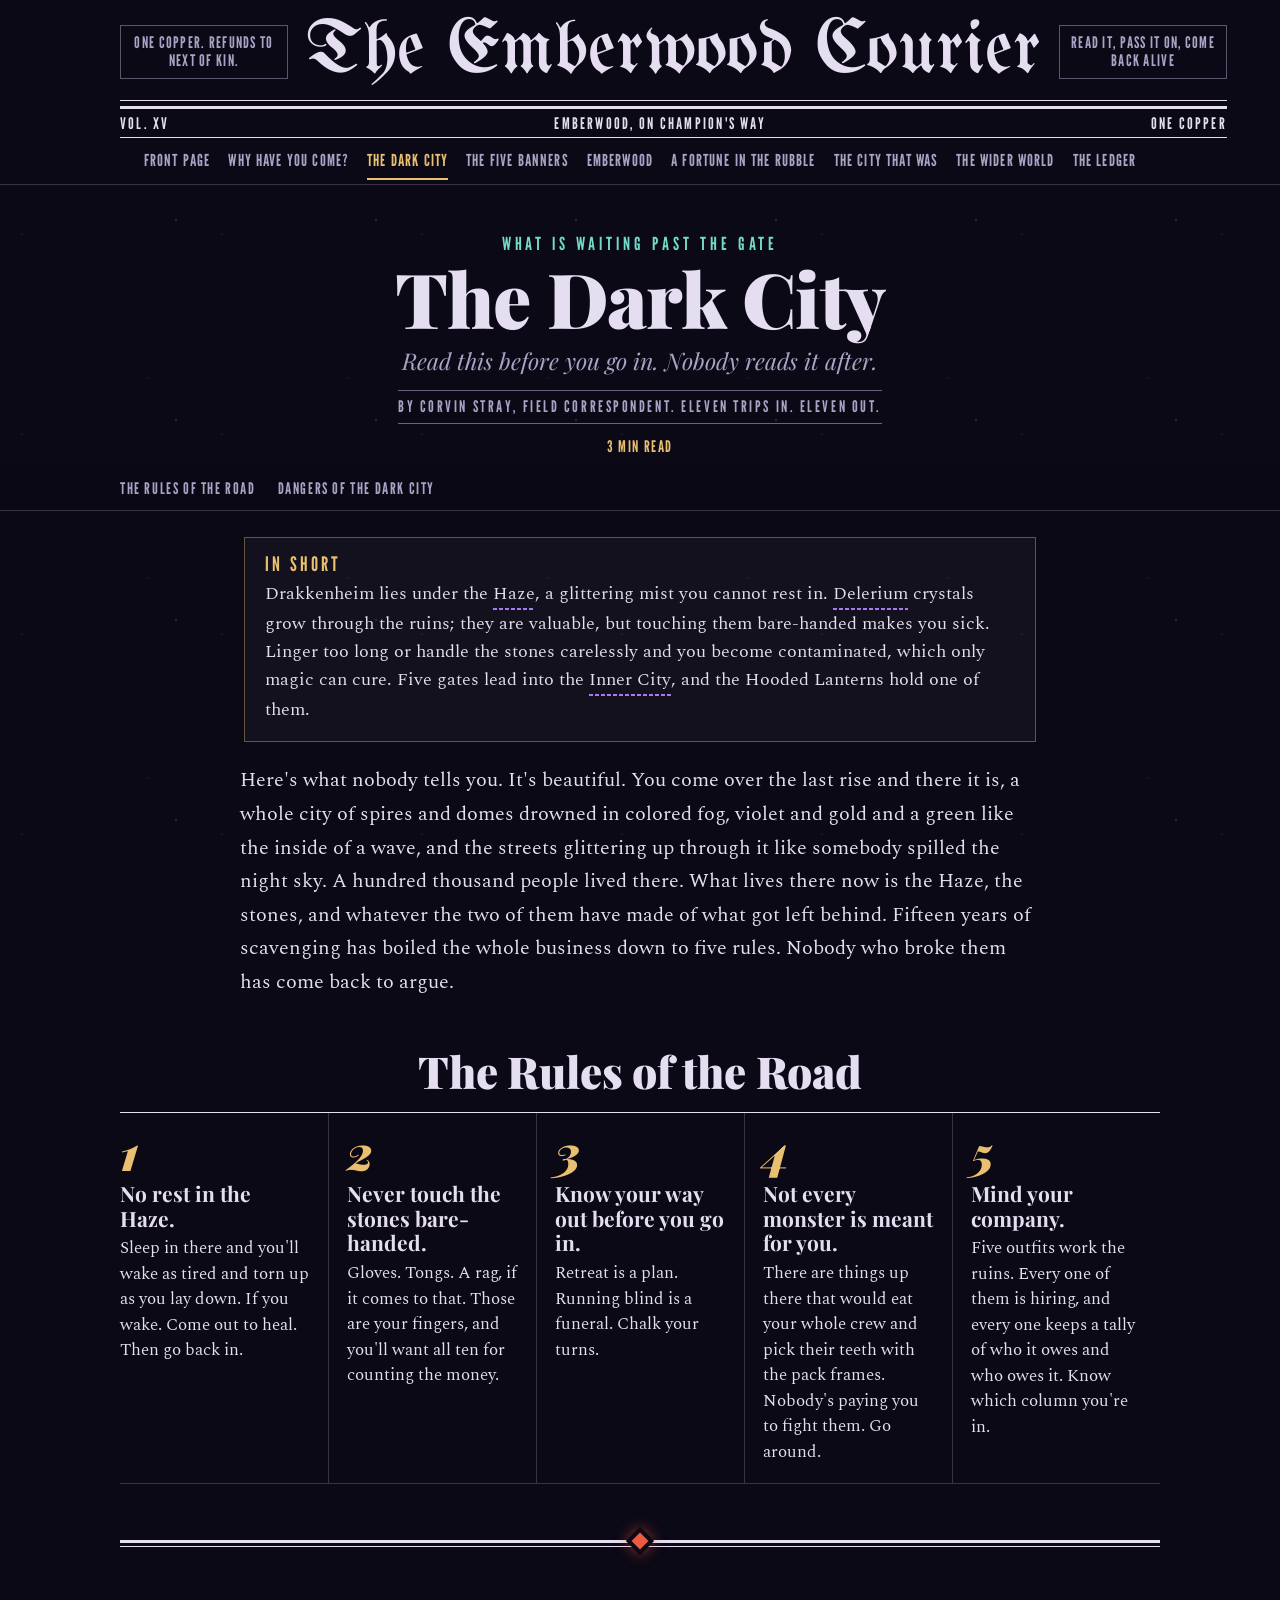
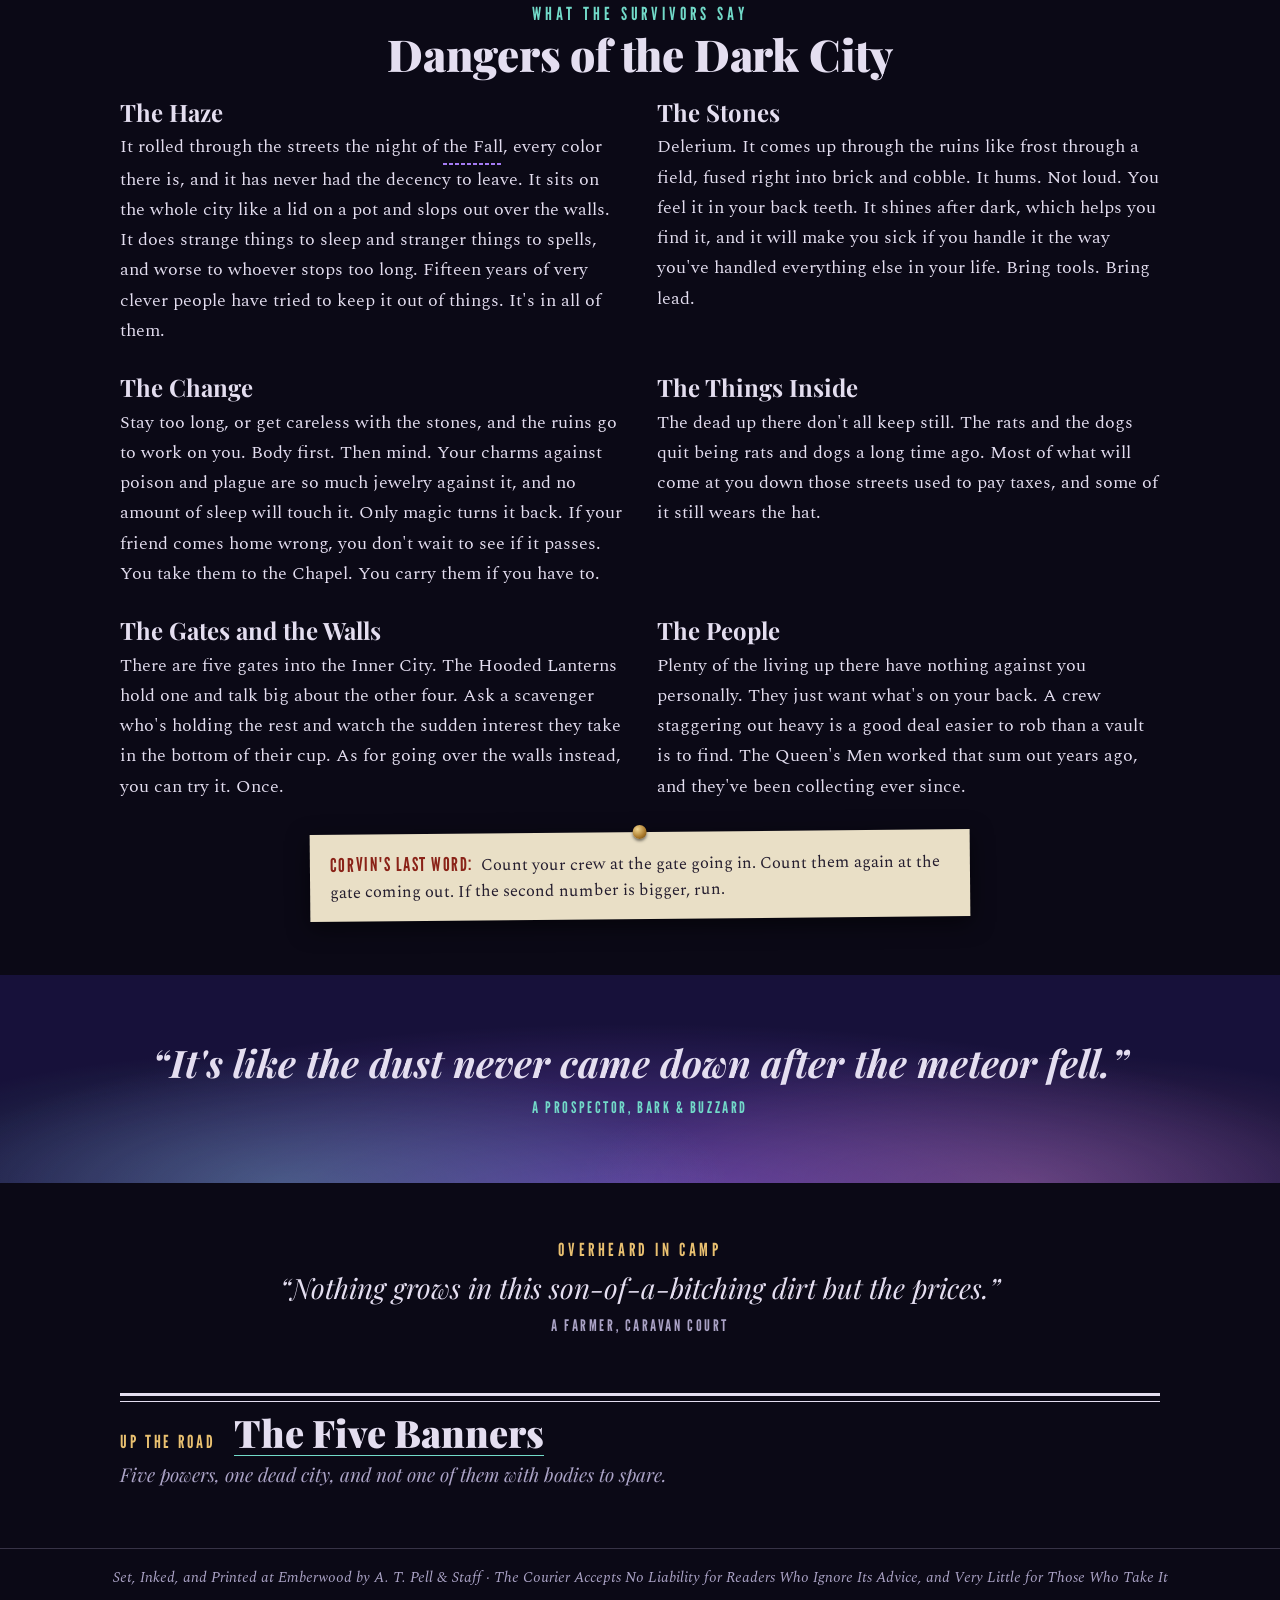
<file: dark-city.html>
<!doctype html>
<html lang="en">
<head>
<meta charset="utf-8">
<meta name="viewport" content="width=device-width, initial-scale=1">
<meta name="robots" content="noindex, nofollow">
<title>The Dark City · The Emberwood Courier</title>
<meta name="description" content="What is waiting past the gate at Drakkenheim.">
<meta property="og:site_name" content="The Emberwood Courier">
<meta property="og:type" content="website">
<meta property="og:title" content="The Dark City · The Emberwood Courier">
<meta property="og:description" content="What is waiting past the gate at Drakkenheim.">
<meta property="og:image" content="https://dcook124-abg.github.io/emberwood-courier/assets/img/courier-card.jpg">
<meta property="og:image:width" content="1200">
<meta property="og:image:height" content="630">
<meta property="og:image:alt" content="The Emberwood Courier. Welcome to Drakkenheim. The city is dead. The money isn't.">
<meta name="twitter:card" content="summary_large_image">
<meta name="theme-color" content="#0b0916">
<link rel="icon" href="assets/img/favicon.svg" type="image/svg+xml">
<link rel="preconnect" href="https://fonts.googleapis.com">
<link rel="preconnect" href="https://fonts.gstatic.com" crossorigin>
<link href="https://fonts.googleapis.com/css2?family=League+Gothic&family=Playfair+Display:ital,wght@0,700;0,900;1,400;1,700&family=Spectral:ital,wght@0,400;0,600;1,400&family=UnifrakturMaguntia&display=swap" rel="stylesheet">
<link rel="stylesheet" href="assets/css/courier.css">
</head>
<body data-page="dark-city" data-defer-lexicon>
<a class="skip" href="#main">Skip to the news</a>

<header class="masthead">
  <div class="wrap masthead__top">
    <p class="masthead__ear">One Copper. Refunds to Next of Kin.</p>
    <a class="masthead__title" href="index.html">The Emberwood Courier</a>
    <p class="masthead__ear masthead__ear--r">Read It, Pass It On, Come Back Alive</p>
    <p class="issue"><span>Vol. XV</span><span>Emberwood, on Champion's Way</span><span>One Copper</span></p>
  </div>
  <nav class="nav" aria-label="Sections"><ul class="wrap nav__list"><li><a href="index.html">Front Page</a></li><li><a href="why-have-you-come.html">Why Have You Come?</a></li><li><a href="dark-city.html" aria-current="page">The Dark City</a></li><li><a href="banners.html">The Five Banners</a></li><li><a href="emberwood.html">Emberwood</a></li><li><a href="fortune.html">A Fortune in the Rubble</a></li><li><a href="city-that-was.html">The City That Was</a></li><li><a href="wider-world.html">The Wider World</a></li><li><a href="ledger.html">The Ledger</a></li></ul></nav>
</header>

<main id="main" class="wrap page-body">
  <div class="page-head">
    <p class="kicker">What Is Waiting Past the Gate</p>
    <h1 class="section-title">The Dark City</h1>
    <p class="deck">Read this before you go in. Nobody reads it after.</p>
    <p class="byline">By Corvin Stray, Field Correspondent. Eleven trips in. Eleven out.</p>
  </div>
  <section class="inshort" aria-label="In short"><b>In Short</b><p>Drakkenheim lies under the Haze, a glittering mist you cannot rest in. Delerium crystals grow through the ruins; they are valuable, but touching them bare-handed makes you sick. Linger too long or handle the stones carelessly and you become contaminated, which only magic can cure. Five gates lead into the Inner City, and the Hooded Lanterns hold one of them.</p></section>

  <p class="lede">Here's what nobody tells you. It's beautiful. You come over the last rise and there it is, a whole city of spires and domes drowned in colored fog, violet and gold and a green like the inside of a wave, and the streets glittering up through it like somebody spilled the night sky. A hundred thousand people lived there. What lives there now is the Haze, the stones, and whatever the two of them have made of what got left behind. Fifteen years of scavenging has boiled the whole business down to five rules. Nobody who broke them has come back to argue.</p>

  <h2 id="rules" class="subtitle">The Rules of the Road</h2>
  <ol class="rules">
    <li class="rule"><strong>No rest in the Haze.</strong>Sleep in there and you'll wake as tired and torn up as you lay down. If you wake. Come out to heal. Then go back in.</li>
    <li class="rule"><strong>Never touch the stones bare-handed.</strong>Gloves. Tongs. A rag, if it comes to that. Those are your fingers, and you'll want all ten for counting the money.</li>
    <li class="rule"><strong>Know your way out before you go in.</strong>Retreat is a plan. Running blind is a funeral. Chalk your turns.</li>
    <li class="rule"><strong>Not every monster is meant for you.</strong>There are things up there that would eat your whole crew and pick their teeth with the pack frames. Nobody's paying you to fight them. Go around.</li>
    <li class="rule"><strong>Mind your company.</strong>Five outfits work the ruins. Every one of them is hiring, and every one keeps a tally of who it owes and who owes it. Know which column you're in.</li>
  </ol>

  <hr class="break">

  <section aria-labelledby="dangers">
    <p class="kicker">What the Survivors Say</p>
    <h2 id="dangers" class="subtitle">Dangers of the Dark City</h2>
    <div class="dangers">
      <article class="danger"><h3>The Haze</h3><p>It rolled through the streets the night of the Fall, every color there is, and it has never had the decency to leave. It sits on the whole city like a lid on a pot and slops out over the walls. It does strange things to sleep and stranger things to spells, and worse to whoever stops too long. Fifteen years of very clever people have tried to keep it out of things. It's in all of them.</p></article>
      <article class="danger"><h3>The Stones</h3><p>Delerium. It comes up through the ruins like frost through a field, fused right into brick and cobble. It hums. Not loud. You feel it in your back teeth. It shines after dark, which helps you find it, and it will make you sick if you handle it the way you've handled everything else in your life. Bring tools. Bring lead.</p></article>
      <article class="danger"><h3>The Change</h3><p>Stay too long, or get careless with the stones, and the ruins go to work on you. Body first. Then mind. Your charms against poison and plague are so much jewelry against it, and no amount of sleep will touch it. Only magic turns it back. If your friend comes home wrong, you don't wait to see if it passes. You take them to the Chapel. You carry them if you have to.</p></article>
      <article class="danger"><h3>The Things Inside</h3><p>The dead up there don't all keep still. The rats and the dogs quit being rats and dogs a long time ago. Most of what will come at you down those streets used to pay taxes, and some of it still wears the hat.</p></article>
      <article class="danger"><h3>The Gates and the Walls</h3><p>There are five gates into the Inner City. The Hooded Lanterns hold one and talk big about the other four. Ask a scavenger who's holding the rest and watch the sudden interest they take in the bottom of their cup. As for going over the walls instead, you can try it. Once.</p></article>
      <article class="danger"><h3>The People</h3><p>Plenty of the living up there have nothing against you personally. They just want what's on your back. A crew staggering out heavy is a good deal easier to rob than a vault is to find. The Queen's Men worked that sum out years ago, and they've been collecting ever since.</p></article>
    </div>
  </section>
  <aside class="aside"><b>Corvin's Last Word:</b> Count your crew at the gate going in. Count them again at the gate coming out. If the second number is bigger, run.</aside>
<section class="haze-band"><p>“It's like the dust never came down after the meteor fell.”<cite>A prospector, Bark &amp; Buzzard</cite></p></section>
  <nav class="road-next" aria-label="Next page"><span class="road-next__tag">Up the Road</span><a href="banners.html">The Five Banners</a><span class="deck">Five powers, one dead city, and not one of them with bodies to spare.</span></nav>
</main>


<footer class="foot">Set, Inked, and Printed at Emberwood by A. T. Pell &amp; Staff &middot; The Courier Accepts No Liability for Readers Who Ignore Its Advice, and Very Little for Those Who Take It</footer>

<script src="assets/js/site.js"></script>
<script src="assets/js/sections.js"></script>
</body>
</html>
</file>
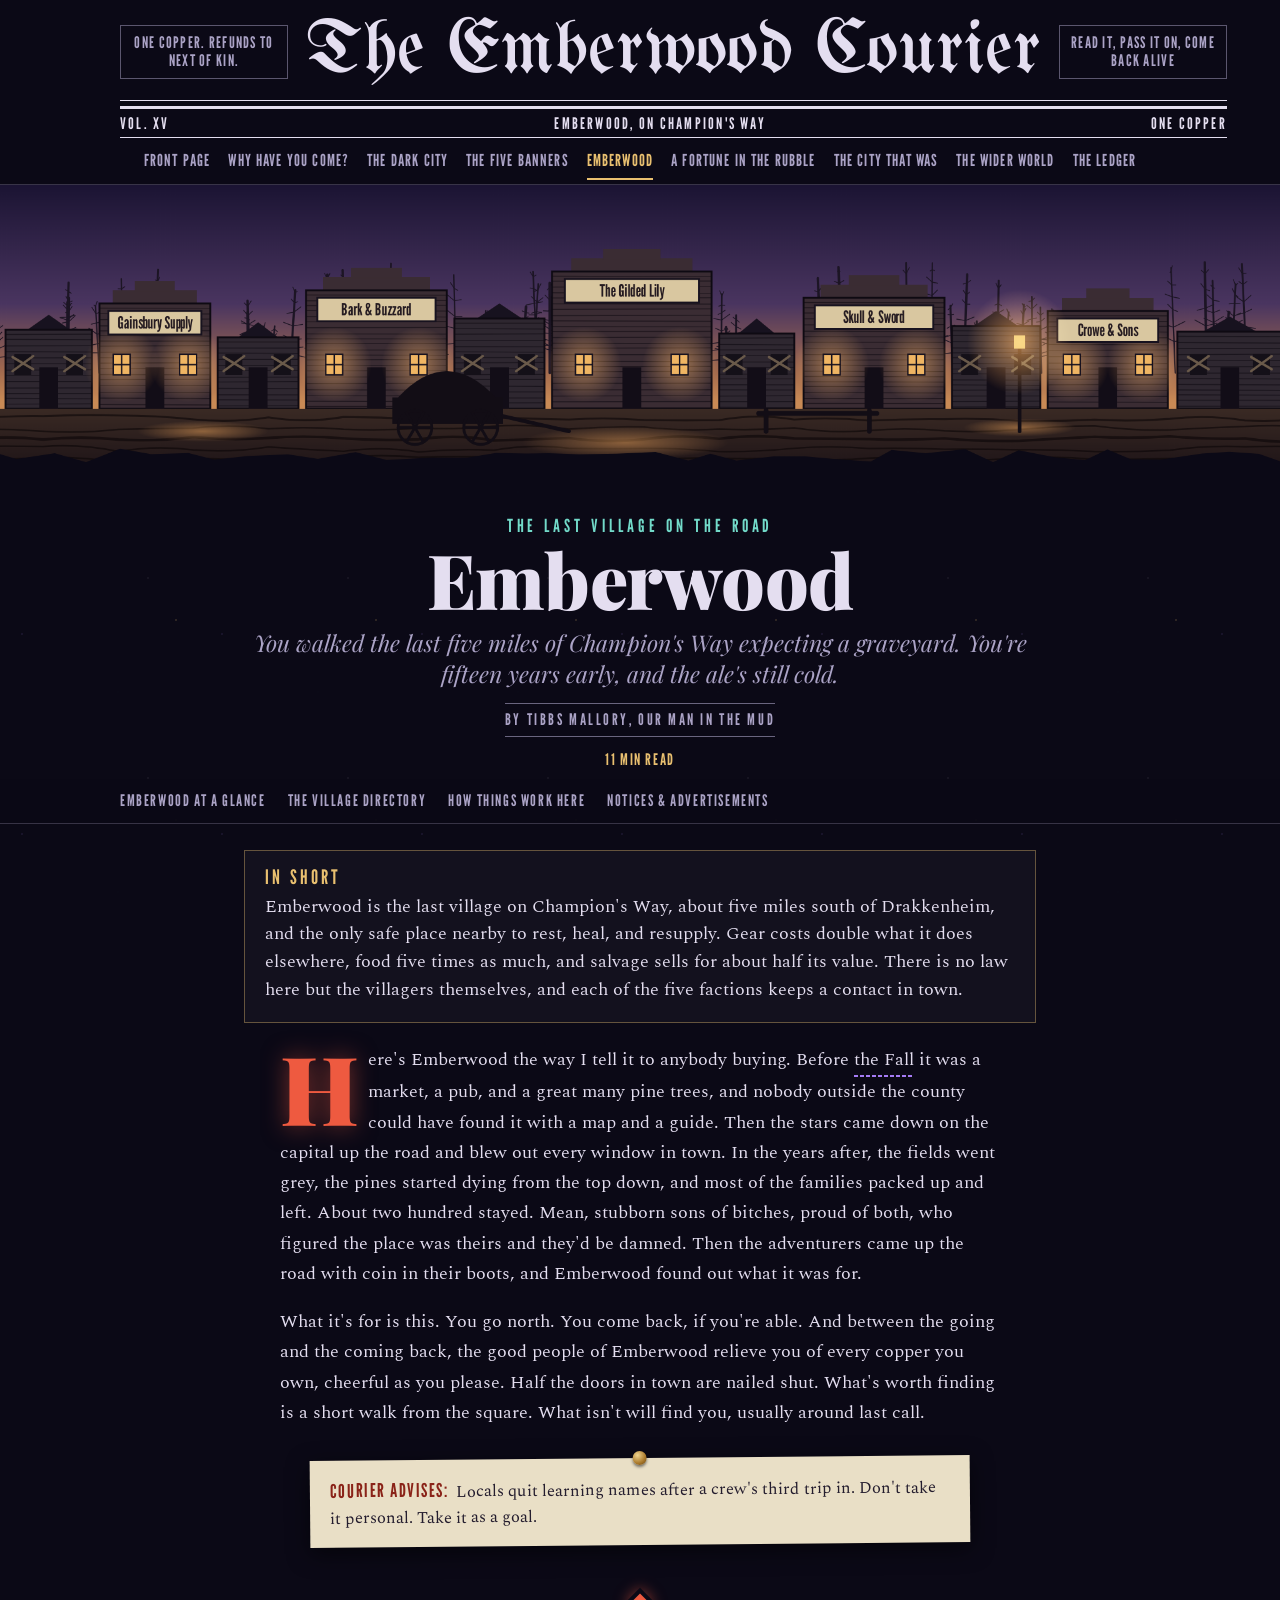
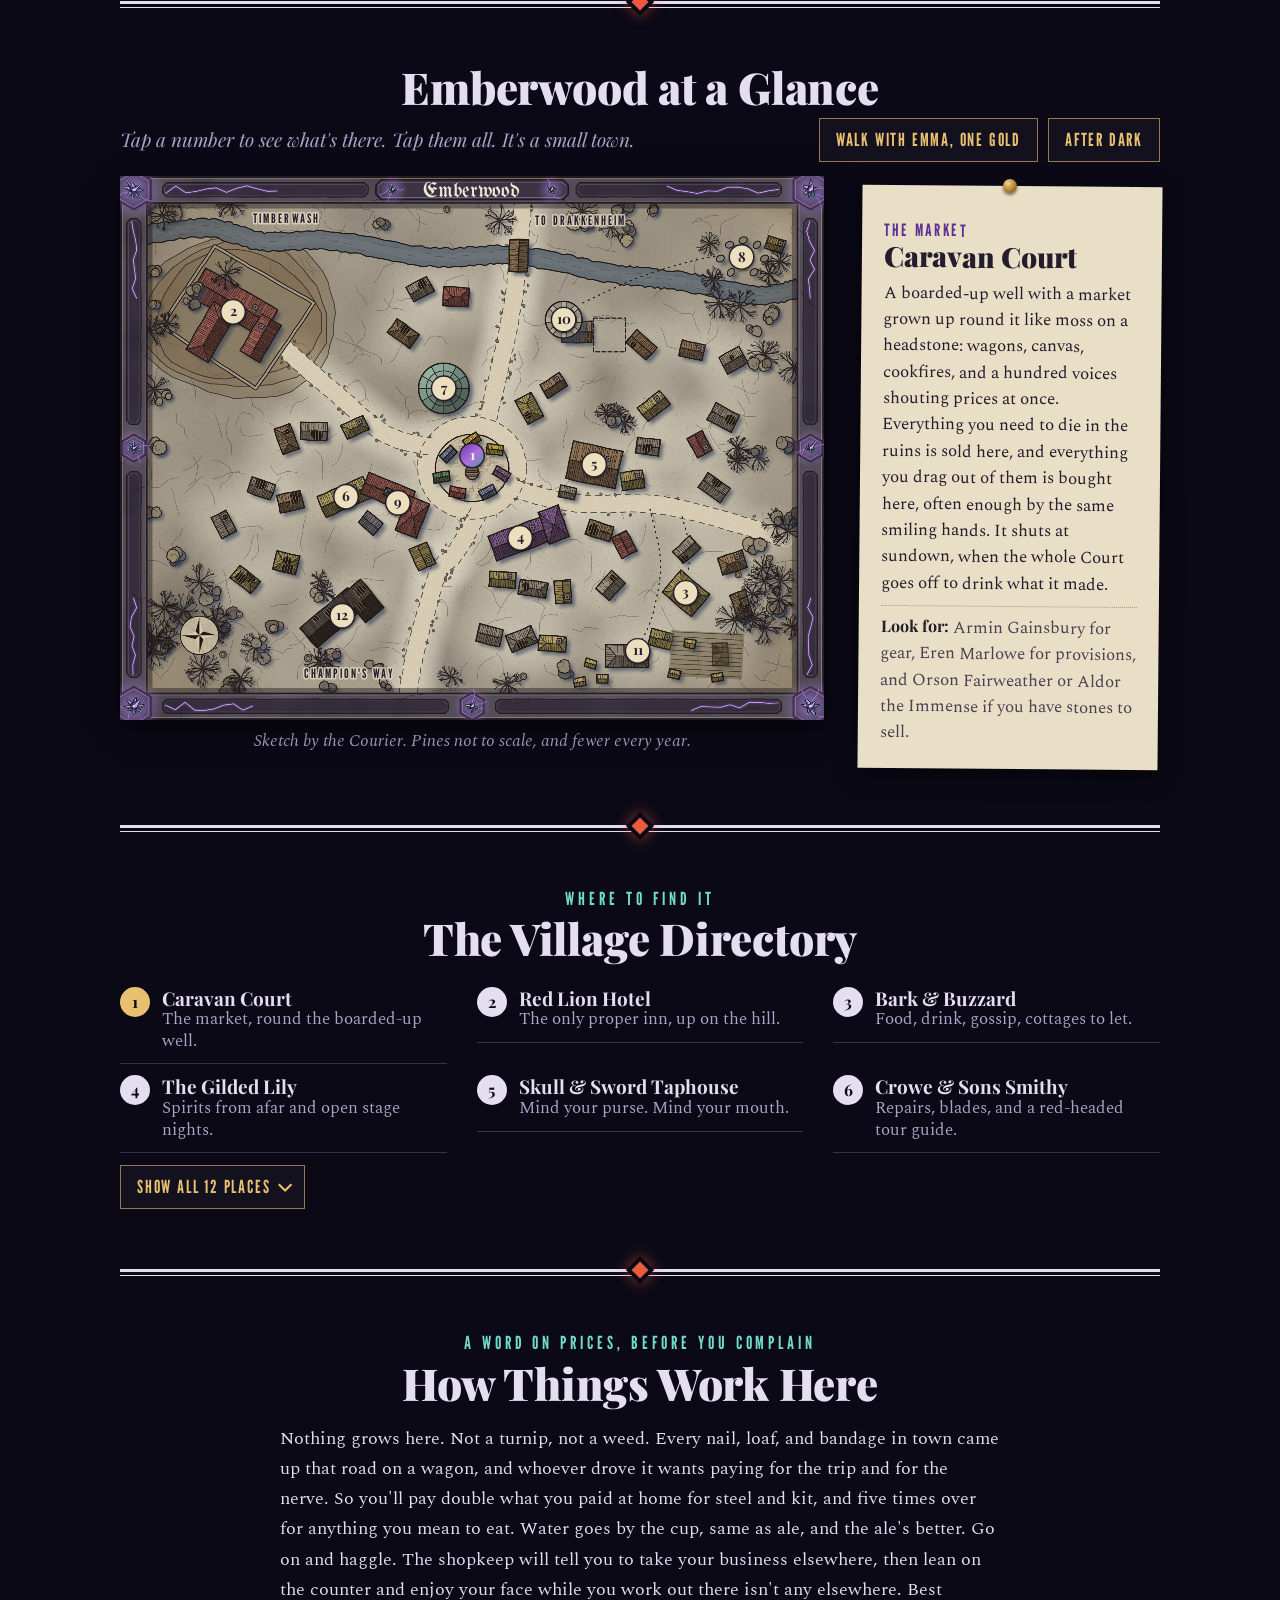
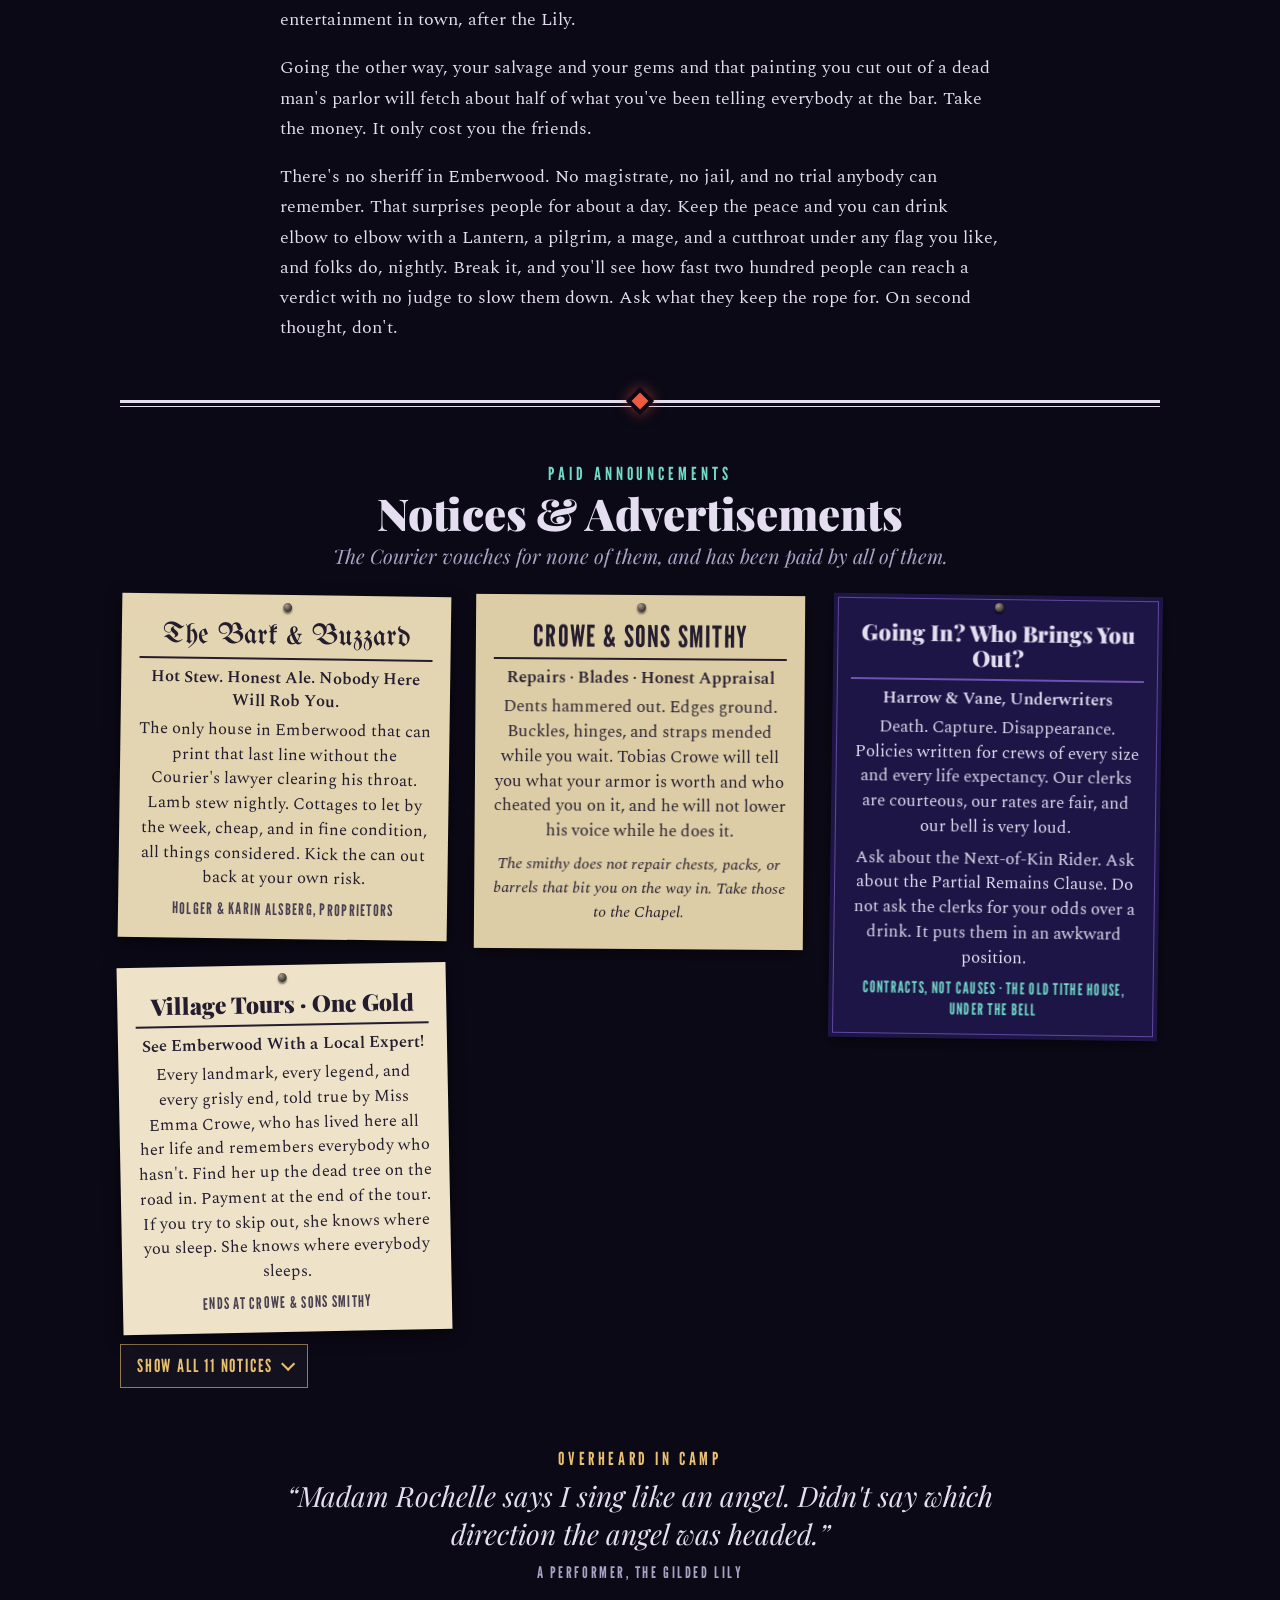
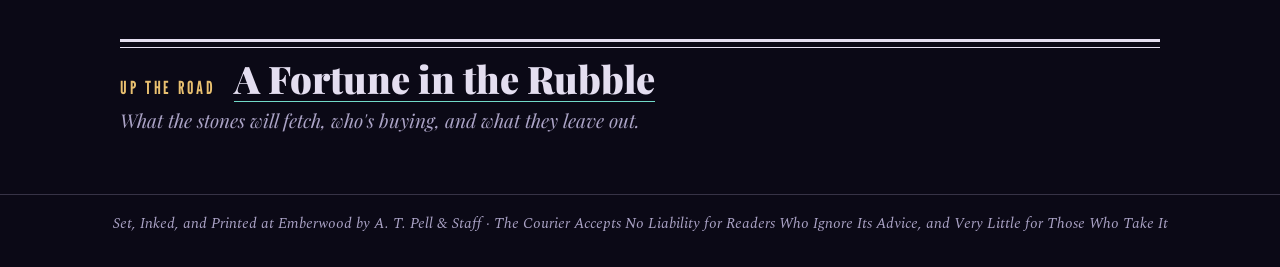
<file: emberwood.html>
<!doctype html>
<html lang="en">
<head>
<meta charset="utf-8">
<meta name="viewport" content="width=device-width, initial-scale=1">
<meta name="robots" content="noindex, nofollow">
<title>Emberwood · The Emberwood Courier</title>
<meta name="description" content="The last village on the road to Drakkenheim: where to sleep, drink, spend, and get patched up.">
<meta property="og:site_name" content="The Emberwood Courier">
<meta property="og:type" content="website">
<meta property="og:title" content="Emberwood · The Emberwood Courier">
<meta property="og:description" content="The last village on the road to Drakkenheim: where to sleep, drink, spend, and get patched up.">
<meta property="og:image" content="https://dcook124-abg.github.io/emberwood-courier/assets/img/courier-card.jpg">
<meta property="og:image:width" content="1200">
<meta property="og:image:height" content="630">
<meta property="og:image:alt" content="The Emberwood Courier. Welcome to Drakkenheim. The city is dead. The money isn't.">
<meta name="twitter:card" content="summary_large_image">
<meta name="theme-color" content="#0b0916">
<link rel="icon" href="assets/img/favicon.svg" type="image/svg+xml">
<link rel="preconnect" href="https://fonts.googleapis.com">
<link rel="preconnect" href="https://fonts.gstatic.com" crossorigin>
<link href="https://fonts.googleapis.com/css2?family=League+Gothic&family=Playfair+Display:ital,wght@0,700;0,900;1,400;1,700&family=Spectral:ital,wght@0,400;0,600;1,400&family=UnifrakturMaguntia&display=swap" rel="stylesheet">
<link rel="stylesheet" href="assets/css/courier.css">
</head>
<body data-page="emberwood">
<a class="skip" href="#main">Skip to the village</a>

<header class="masthead">
  <div class="wrap masthead__top">
    <p class="masthead__ear">One Copper. Refunds to Next of Kin.</p>
    <a class="masthead__title" href="index.html">The Emberwood Courier</a>
    <p class="masthead__ear masthead__ear--r">Read It, Pass It On, Come Back Alive</p>
    <p class="issue"><span>Vol. XV</span><span>Emberwood, on Champion's Way</span><span>One Copper</span></p>
  </div>
  <nav class="nav" aria-label="Sections"><ul class="wrap nav__list"><li><a href="index.html">Front Page</a></li><li><a href="why-have-you-come.html">Why Have You Come?</a></li><li><a href="dark-city.html">The Dark City</a></li><li><a href="banners.html">The Five Banners</a></li><li><a href="emberwood.html" aria-current="page">Emberwood</a></li><li><a href="fortune.html">A Fortune in the Rubble</a></li><li><a href="city-that-was.html">The City That Was</a></li><li><a href="wider-world.html">The Wider World</a></li><li><a href="ledger.html">The Ledger</a></li></ul></nav>
</header>

<div class="street"><canvas data-street role="img" aria-label="The main street of Emberwood at dusk: false-front buildings, lit windows, and a wagon in the mud."></canvas></div>

<main id="main" class="wrap">
  <div class="page-head">
    <p class="kicker">The Last Village on the Road</p>
    <h1 class="section-title">Emberwood</h1>
    <p class="deck">You walked the last five miles of Champion's Way expecting a graveyard. You're fifteen years early, and the ale's still cold.</p>
    <p class="byline">By Tibbs Mallory, Our Man in the Mud</p>
  </div>
  <section class="inshort" aria-label="In short"><b>In Short</b><p>Emberwood is the last village on Champion's Way, about five miles south of Drakkenheim, and the only safe place nearby to rest, heal, and resupply. Gear costs double what it does elsewhere, food five times as much, and salvage sells for about half its value. There is no law here but the villagers themselves, and each of the five factions keeps a contact in town.</p></section>

  <div class="story__body">
    <p>Here's Emberwood the way I tell it to anybody buying. Before the Fall it was a market, a pub, and a great many pine trees, and nobody outside the county could have found it with a map and a guide. Then the stars came down on the capital up the road and blew out every window in town. In the years after, the fields went grey, the pines started dying from the top down, and most of the families packed up and left. About two hundred stayed. Mean, stubborn sons of bitches, proud of both, who figured the place was theirs and they'd be damned. Then the adventurers came up the road with coin in their boots, and Emberwood found out what it was for.</p>
    <p>What it's for is this. You go north. You come back, if you're able. And between the going and the coming back, the good people of Emberwood relieve you of every copper you own, cheerful as you please. Half the doors in town are nailed shut. What's worth finding is a short walk from the square. What isn't will find you, usually around last call.</p>
</div>

  <aside class="aside"><b>Courier Advises:</b> Locals quit learning names after a crew's third trip in. Don't take it personal. Take it as a goal.</aside>
<hr class="break">
  <h2 id="glance" class="subtitle">Emberwood at a Glance</h2>
  <div class="map-controls">
    <p class="deck">Tap a number to see what's there. Tap them all. It's a small town.</p>
    <button type="button" class="ctl" data-tour aria-pressed="false">Walk with Emma, One Gold</button>
    <button type="button" class="ctl" data-night aria-pressed="false">After Dark</button>
  </div>

  <div class="map-layout">
    <div>
      <div class="map-frame" data-map></div>
      <p class="map-caption">Sketch by the Courier. Pines not to scale, and fewer every year.</p>
    </div>
    <div class="map-note-col">
      <div class="note-wrap">
        <div class="note place-note" data-note aria-live="polite"></div>
      </div>
    </div>
  </div>

  <hr class="break">

  <section aria-labelledby="directory">
    <p class="kicker">Where to Find It</p>
    <h2 id="directory" class="subtitle">The Village Directory</h2>
    <ul class="directory" data-directory data-fold-keep="6" data-fold-label="places">
      <li><button type="button" data-id="caravan-court" aria-pressed="false"><span class="directory__num">1</span><span><span class="directory__name">Caravan Court</span><span class="directory__line">The market, round the boarded-up well.</span></span></button></li>
      <li><button type="button" data-id="red-lion" aria-pressed="false"><span class="directory__num">2</span><span><span class="directory__name">Red Lion Hotel</span><span class="directory__line">The only proper inn, up on the hill.</span></span></button></li>
      <li><button type="button" data-id="bark-and-buzzard" aria-pressed="false"><span class="directory__num">3</span><span><span class="directory__name">Bark &amp; Buzzard</span><span class="directory__line">Food, drink, gossip, cottages to let.</span></span></button></li>
      <li><button type="button" data-id="gilded-lily" aria-pressed="false"><span class="directory__num">4</span><span><span class="directory__name">The Gilded Lily</span><span class="directory__line">Spirits from afar and open stage nights.</span></span></button></li>
      <li><button type="button" data-id="skull-and-sword" aria-pressed="false"><span class="directory__num">5</span><span><span class="directory__name">Skull &amp; Sword Taphouse</span><span class="directory__line">Mind your purse. Mind your mouth.</span></span></button></li>
      <li><button type="button" data-id="crowe-and-sons" aria-pressed="false"><span class="directory__num">6</span><span><span class="directory__name">Crowe &amp; Sons Smithy</span><span class="directory__line">Repairs, blades, and a red-headed tour guide.</span></span></button></li>
      <li><button type="button" data-id="chapel" aria-pressed="false"><span class="directory__num">7</span><span><span class="directory__name">Chapel of Saint Ardenna</span><span class="directory__line">The Flame still burns. Healing and prayers.</span></span></button></li>
      <li><button type="button" data-id="shrine" aria-pressed="false"><span class="directory__num">8</span><span><span class="directory__name">Shrine of the Old Gods</span><span class="directory__line">Standing stones and a herb-smoked hut.</span></span></button></li>
      <li><button type="button" data-id="old-tithe-house" aria-pressed="false"><span class="directory__num">9</span><span><span class="directory__name">The Old Tithe House</span><span class="directory__line">Harrow &amp; Vane, Underwriters. Listen for the bell.</span></span></button></li>
      <li><button type="button" data-id="watchtower" aria-pressed="false"><span class="directory__num">10</span><span><span class="directory__name">Lantern Watchtower</span><span class="directory__line">Hooded Lantern scouts keep the road.</span></span></button></li>
      <li><button type="button" data-id="hendrix-farm" aria-pressed="false"><span class="directory__num">11</span><span><span class="directory__name">Hendrix Farm</span><span class="directory__line">Pilgrims camp here before the last leg.</span></span></button></li>
      <li><button type="button" data-id="eventide-manor" aria-pressed="false"><span class="directory__num">12</span><span><span class="directory__name">Eventide Manor</span><span class="directory__line">Burned out, south end.</span></span></button></li>
    </ul>
  </section>

  <hr class="break">

  <section aria-labelledby="grumbling">
    <p class="kicker">A Word on Prices, Before You Complain</p>
    <h2 id="grumbling" class="subtitle">How Things Work Here</h2>
    <div class="grumble">
      <p>Nothing grows here. Not a turnip, not a weed. Every nail, loaf, and bandage in town came up that road on a wagon, and whoever drove it wants paying for the trip and for the nerve. So you'll pay double what you paid at home for steel and kit, and five times over for anything you mean to eat. Water goes by the cup, same as ale, and the ale's better. Go on and haggle. The shopkeep will tell you to take your business elsewhere, then lean on the counter and enjoy your face while you work out there isn't any elsewhere. Best entertainment in town, after the Lily.</p>
      <p>Going the other way, your salvage and your gems and that painting you cut out of a dead man's parlor will fetch about half of what you've been telling everybody at the bar. Take the money. It only cost you the friends.</p>
      <p>There's no sheriff in Emberwood. No magistrate, no jail, and no trial anybody can remember. That surprises people for about a day. Keep the peace and you can drink elbow to elbow with a Lantern, a pilgrim, a mage, and a cutthroat under any flag you like, and folks do, nightly. Break it, and you'll see how fast two hundred people can reach a verdict with no judge to slow them down. Ask what they keep the rope for. On second thought, don't.</p>
</div>
  </section>

  <hr class="break">

  <section aria-labelledby="notices">
    <p class="kicker">Paid Announcements</p>
    <h2 id="notices" class="subtitle">Notices &amp; Advertisements</h2>
    <p class="deck">The Courier vouches for none of them, and has been paid by all of them.</p>
    <div class="notices" data-fold-keep="4" data-fold-label="notices">
      <article class="notice"><h3>The Bark &amp; Buzzard</h3><b class="tagline">Hot Stew. Honest Ale. Nobody Here Will Rob You.</b><p>The only house in Emberwood that can print that last line without the Courier's lawyer clearing his throat. Lamb stew nightly. Cottages to let by the week, cheap, and in fine condition, all things considered. Kick the can out back at your own risk.</p><small>Holger &amp; Karin Alsberg, Proprietors</small></article>
      <article class="notice"><h3>Village Tours &middot; One Gold</h3><b class="tagline">See Emberwood With a Local Expert!</b><p>Every landmark, every legend, and every grisly end, told true by Miss Emma Crowe, who has lived here all her life and remembers everybody who hasn't. Find her up the dead tree on the road in. Payment at the end of the tour. If you try to skip out, she knows where you sleep. She knows where everybody sleeps.</p><small>Ends at Crowe &amp; Sons Smithy</small></article>
      <article class="notice"><h3>Crowe &amp; Sons Smithy</h3><b class="tagline">Repairs &middot; Blades &middot; Honest Appraisal</b><p>Dents hammered out. Edges ground. Buckles, hinges, and straps mended while you wait. Tobias Crowe will tell you what your armor is worth and who cheated you on it, and he will not lower his voice while he does it.</p><p class="fine">The smithy does not repair chests, packs, or barrels that bit you on the way in. Take those to the Chapel.</p></article>
      <article class="notice notice--firm"><h3>Going In? Who Brings You Out?</h3><b class="tagline">Harrow &amp; Vane, Underwriters</b><p>Death. Capture. Disappearance. Policies written for crews of every size and every life expectancy. Our clerks are courteous, our rates are fair, and our bell is very loud.</p><p>Ask about the Next-of-Kin Rider. Ask about the Partial Remains Clause. Do not ask the clerks for your odds over a drink. It puts them in an awkward position.</p><small>Contracts, Not Causes &middot; The Old Tithe House, under the bell</small></article>
      <article class="notice notice--warn"><h3>Do Not Rest in the Haze</h3><b class="tagline">A Public Notice</b><p>Do not rest in the Haze. Do not nap in the Haze. Do not &ldquo;sit down for just a moment&rdquo; in the Haze. Do not lie back &ldquo;to look at the pretty colors.&rdquo; The Courier has run this notice in every issue for fifteen years, and in every issue somebody reads it, nods, and goes and does it anyway.</p><small>Paid for by the people who carried them out</small></article>
      <article class="notice"><h3>Chapel of Saint Ardenna</h3><b class="tagline">The Flame Still Burns</b><p>Healing, blessings, and prayers for the departed, at any hour, for an offering. Flamekeeper Hanna welcomes all who come in good faith and most who don't. If a friend has come back from the ruins not altogether themselves, come at once. Do not wait to see if it passes. Do not let them bite anyone on the way over.</p></article>
      <article class="notice"><h3>The Red Lion Hotel</h3><b class="tagline">The Only True Beds This Side of the Ruins</b><p>Feather mattresses. Glass in every window. A crystal chandelier, lit nightly and visible from every corner of camp, so you'll always know where you can't afford to sleep. Rooms by the night at a rate that keeps out the riffraff, and most everybody else.</p><small>Kosta Stavros, Reeve &amp; Proprietor. Ask the Reeve about your odds. He so loves to be asked.</small></article>
      <article class="notice"><h3>Open Mike Night</h3><b class="tagline">Open Stage Nights at the Gilded Lily</b><p>Sing! Recite! Juggle! Confess! The boards are open to any brave soul with a song in their heart and a crowd's patience to try. Madam Rochelle reserves the right to end any act by lowering the lamps. Wine and spirits only. Eat first.</p><p class="fine">There is no Mike. There was a Mike. Please stop asking about Mike.</p><small>The Gilded Lily</small></article>
      <article class="notice"><h3>Gainsbury Expeditionary Supply Co.</h3><b class="tagline">Everything a Crew Needs to Go In, and Most of What It Needs to Come Back Out!</b><p>Rope (good rope, not Court rope). Lead-lined boxes. Tongs. Gloves in three thicknesses. Lanterns, oil, chalk, and iron spikes. Ten-foot poles, cut fresh, guaranteed ten feet or your money back.</p><small>Armin Gainsbury, Caravan Court. &ldquo;Ask any of my customers!&rdquo; (Ask the ones who came back.)</small></article>
      <article class="notice notice--warn"><h3>A Warning from the Lanterns</h3><b class="tagline">By Order of the 4th Provisional Expeditionary Force to Reclaim the Capital</b><p>All persons entering the Inner City by Shepherd's Gate shall give their names and number to the gate sergeant. Persons failing to return shall be presumed dead, and their effects disposed of in the name of the Crown. Unlicensed salvage of Crown property is forbidden. All property in Drakkenheim is Crown property.</p><small>Scouts wanted. Inquire at the Watchtower.</small></article>
      <article class="notice notice--classified"><h3>Classified</h3><p><b>Wanted:</b> Fifth member for experienced crew. Previous fifth member no longer looking.</p><p><b>For Sale:</b> Chain shirt, one careful owner, gently holed. Inquire at the Skull &amp; Sword.</p><p><b>Personal:</b> To whoever took my gloves off the bench at the Bark &amp; Buzzard on Tuesday last. Keep them. I know what they touched. You don't.</p><p><b>Lost:</b> Halfling, answers to Pip. If found, please return. If partly found, please return what you can.</p></article>
    </div>
  </section>
  <nav class="road-next" aria-label="Next page"><span class="road-next__tag">Up the Road</span><a href="fortune.html">A Fortune in the Rubble</a><span class="deck">What the stones will fetch, who's buying, and what they leave out.</span></nav>
</main>

<footer class="foot">Set, Inked, and Printed at Emberwood by A. T. Pell &amp; Staff &middot; The Courier Accepts No Liability for Readers Who Ignore Its Advice, and Very Little for Those Who Take It</footer>
<noscript><p class="wrap">The village map needs JavaScript to draw itself.</p></noscript>
<script src="assets/js/site.js"></script>
<script src="assets/js/emberwood.js"></script>
</body>
</html>
</file>
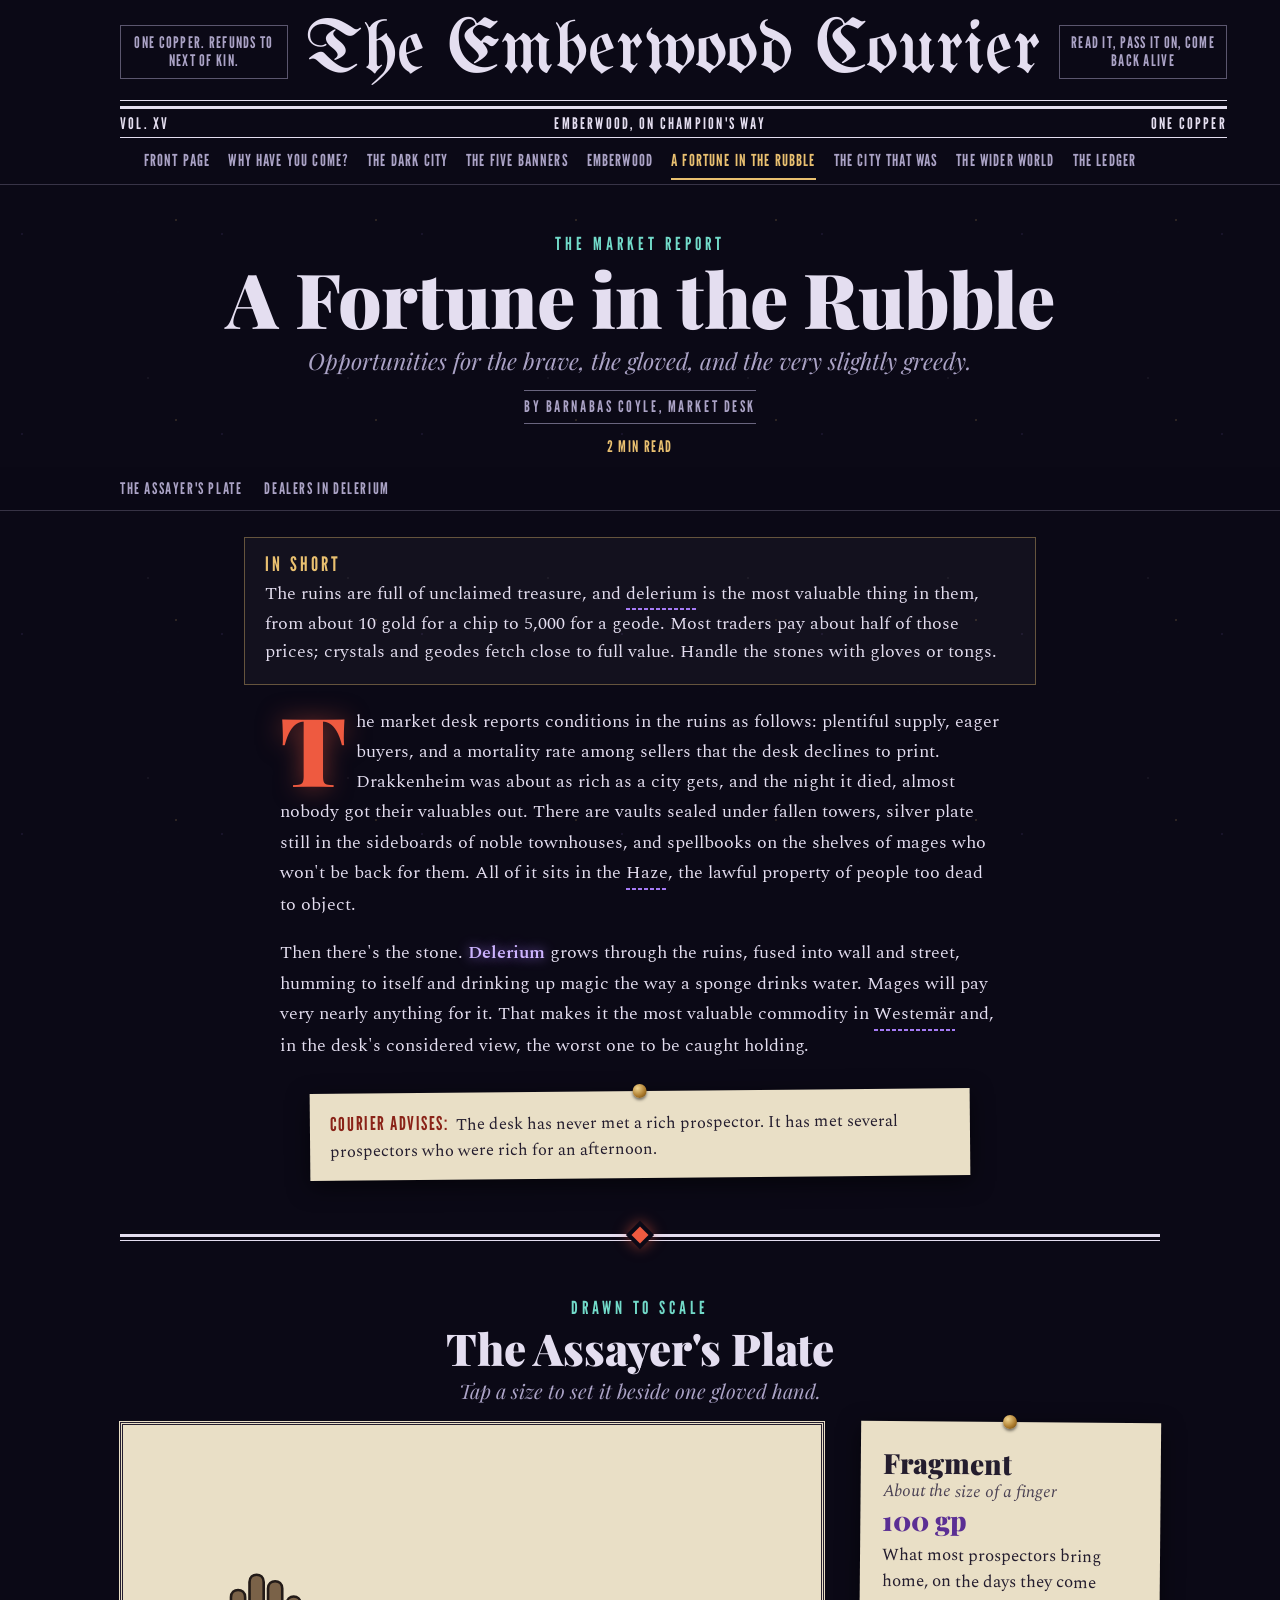
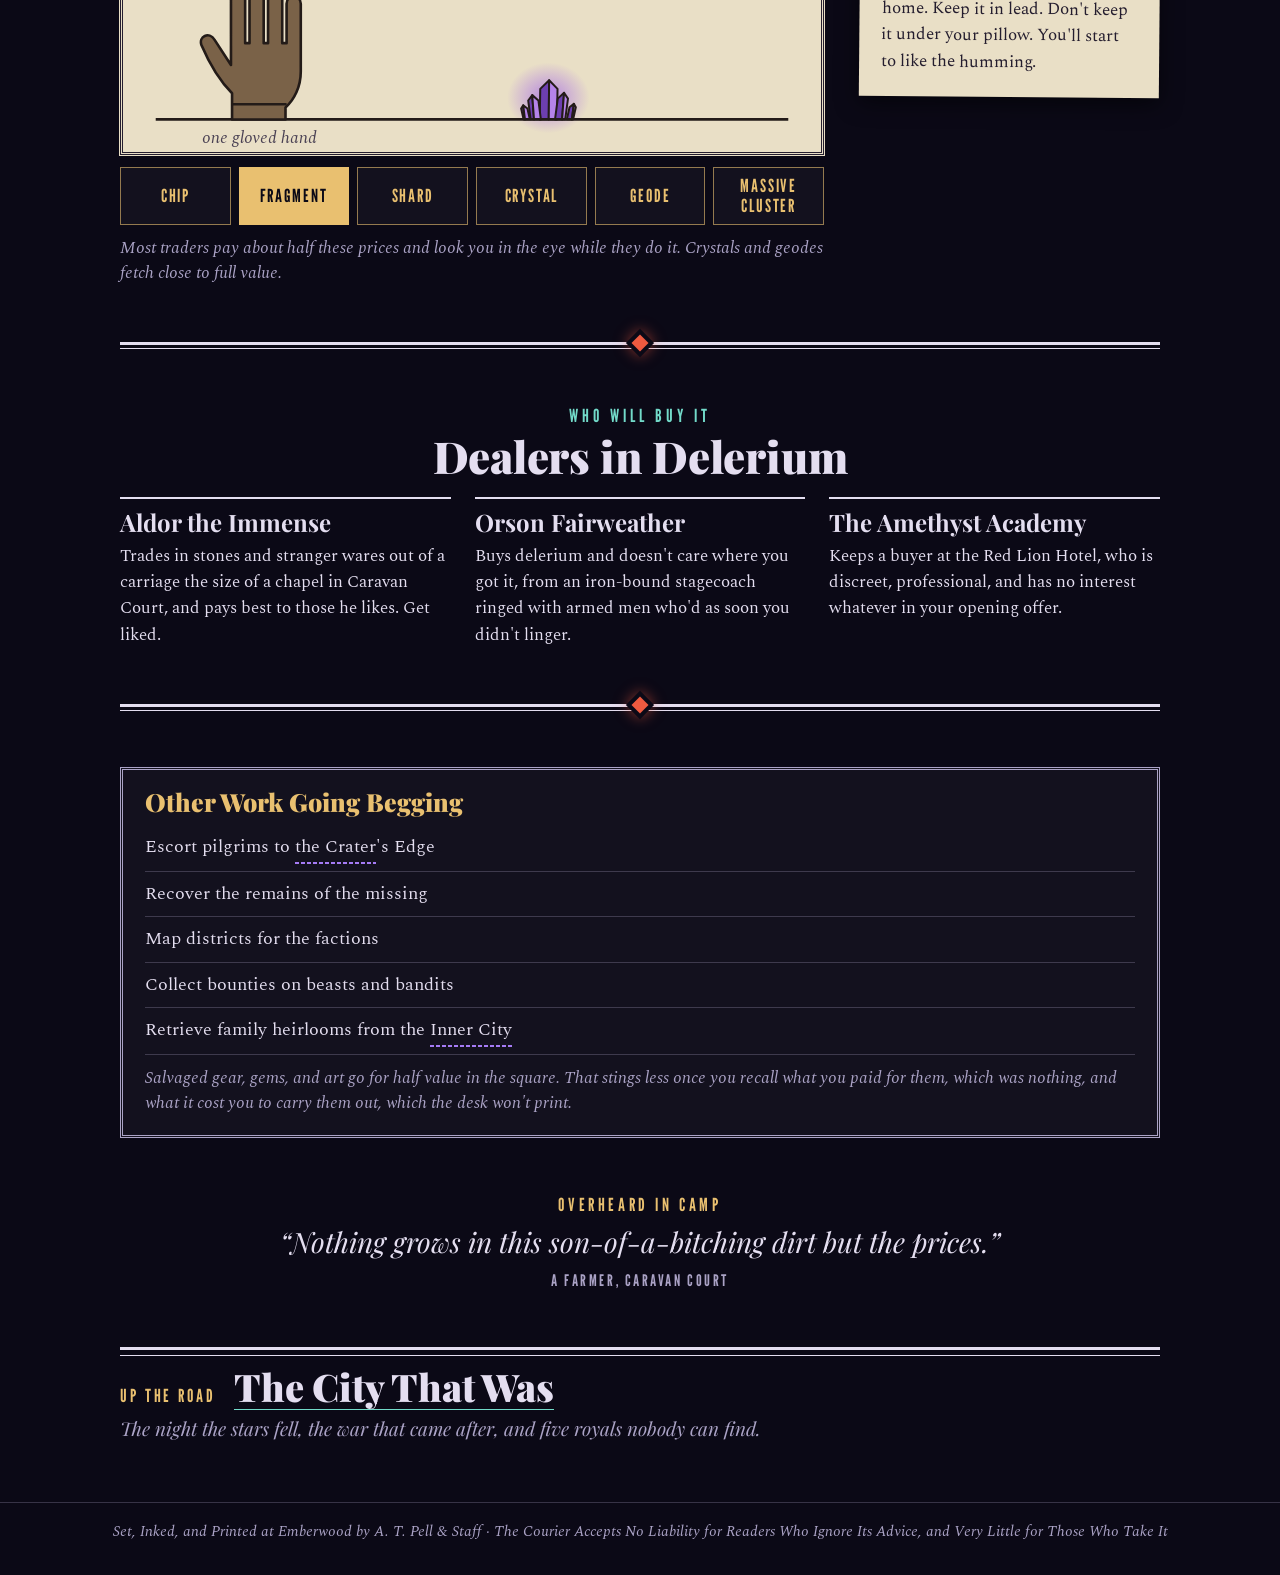
<file: fortune.html>
<!doctype html>
<html lang="en">
<head>
<meta charset="utf-8">
<meta name="viewport" content="width=device-width, initial-scale=1">
<meta name="robots" content="noindex, nofollow">
<title>A Fortune in the Rubble · The Emberwood Courier</title>
<meta name="description" content="What delerium is worth and who is buying.">
<meta property="og:site_name" content="The Emberwood Courier">
<meta property="og:type" content="website">
<meta property="og:title" content="A Fortune in the Rubble · The Emberwood Courier">
<meta property="og:description" content="What delerium is worth and who is buying.">
<meta property="og:image" content="https://dcook124-abg.github.io/emberwood-courier/assets/img/courier-card.jpg">
<meta property="og:image:width" content="1200">
<meta property="og:image:height" content="630">
<meta property="og:image:alt" content="The Emberwood Courier. Welcome to Drakkenheim. The city is dead. The money isn't.">
<meta name="twitter:card" content="summary_large_image">
<meta name="theme-color" content="#0b0916">
<link rel="icon" href="assets/img/favicon.svg" type="image/svg+xml">
<link rel="preconnect" href="https://fonts.googleapis.com">
<link rel="preconnect" href="https://fonts.gstatic.com" crossorigin>
<link href="https://fonts.googleapis.com/css2?family=League+Gothic&family=Playfair+Display:ital,wght@0,700;0,900;1,400;1,700&family=Spectral:ital,wght@0,400;0,600;1,400&family=UnifrakturMaguntia&display=swap" rel="stylesheet">
<link rel="stylesheet" href="assets/css/courier.css">
</head>
<body data-page="fortune" data-defer-lexicon>
<a class="skip" href="#main">Skip to the news</a>

<header class="masthead">
  <div class="wrap masthead__top">
    <p class="masthead__ear">One Copper. Refunds to Next of Kin.</p>
    <a class="masthead__title" href="index.html">The Emberwood Courier</a>
    <p class="masthead__ear masthead__ear--r">Read It, Pass It On, Come Back Alive</p>
    <p class="issue"><span>Vol. XV</span><span>Emberwood, on Champion's Way</span><span>One Copper</span></p>
  </div>
  <nav class="nav" aria-label="Sections"><ul class="wrap nav__list"><li><a href="index.html">Front Page</a></li><li><a href="why-have-you-come.html">Why Have You Come?</a></li><li><a href="dark-city.html">The Dark City</a></li><li><a href="banners.html">The Five Banners</a></li><li><a href="emberwood.html">Emberwood</a></li><li><a href="fortune.html" aria-current="page">A Fortune in the Rubble</a></li><li><a href="city-that-was.html">The City That Was</a></li><li><a href="wider-world.html">The Wider World</a></li><li><a href="ledger.html">The Ledger</a></li></ul></nav>
</header>

<main id="main" class="wrap page-body">
  <div class="page-head">
    <p class="kicker">The Market Report</p>
    <h1 class="section-title">A Fortune in the Rubble</h1>
    <p class="deck">Opportunities for the brave, the gloved, and the very slightly greedy.</p>
    <p class="byline">By Barnabas Coyle, Market Desk</p>
  </div>
  <section class="inshort" aria-label="In short"><b>In Short</b><p>The ruins are full of unclaimed treasure, and delerium is the most valuable thing in them, from about 10 gold for a chip to 5,000 for a geode. Most traders pay about half of those prices; crystals and geodes fetch close to full value. Handle the stones with gloves or tongs.</p></section>
  <div class="story__body">
    <p>The market desk reports conditions in the ruins as follows: plentiful supply, eager buyers, and a mortality rate among sellers that the desk declines to print. Drakkenheim was about as rich as a city gets, and the night it died, almost nobody got their valuables out. There are vaults sealed under fallen towers, silver plate still in the sideboards of noble townhouses, and spellbooks on the shelves of mages who won't be back for them. All of it sits in the Haze, the lawful property of people too dead to object.</p>
    <p>Then there's the stone. <strong class="delerium">Delerium</strong> grows through the ruins, fused into wall and street, humming to itself and drinking up magic the way a sponge drinks water. Mages will pay very nearly anything for it. That makes it the most valuable commodity in Westem&auml;r and, in the desk's considered view, the worst one to be caught holding.</p>
  </div>
  <aside class="aside"><b>Courier Advises:</b> The desk has never met a rich prospector. It has met several prospectors who were rich for an afternoon.</aside>

  <hr class="break">

  <section aria-labelledby="plate">
    <p class="kicker">Drawn to Scale</p>
    <h2 id="plate" class="subtitle">The Assayer's Plate</h2>
    <p class="deck">Tap a size to set it beside one gloved hand.</p>
    <div class="plate-layout">
      <div>
        <div class="plate" data-plate></div>
        <div class="sizes" data-sizes></div>
        <p class="fine-print">Most traders pay about half these prices and look you in the eye while they do it. Crystals and geodes fetch close to full value.</p>
      </div>
      <div class="note-wrap"><div class="note stone-note" data-stone-note aria-live="polite"></div></div>
    </div>
  </section>

  <hr class="break">

  <section aria-labelledby="buyers">
    <p class="kicker">Who Will Buy It</p>
    <h2 id="buyers" class="subtitle">Dealers in Delerium</h2>
    <div class="buyers">
      <article class="buyer"><h3>Aldor the Immense</h3>Trades in stones and stranger wares out of a carriage the size of a chapel in Caravan Court, and pays best to those he likes. Get liked.</article>
      <article class="buyer"><h3>Orson Fairweather</h3>Buys delerium and doesn't care where you got it, from an iron-bound stagecoach ringed with armed men who'd as soon you didn't linger.</article>
      <article class="buyer"><h3>The Amethyst Academy</h3>Keeps a buyer at the Red Lion Hotel, who is discreet, professional, and has no interest whatever in your opening offer.</article>
    </div>
  </section>

  <hr class="break">

  <section aria-labelledby="work" class="sidebar-box">
    <h3 id="work">Other Work Going Begging</h3>
    <ul class="begging">
      <li>Escort pilgrims to the Crater's Edge</li>
      <li>Recover the remains of the missing</li>
      <li>Map districts for the factions</li>
      <li>Collect bounties on beasts and bandits</li>
      <li>Retrieve family heirlooms from the Inner City</li>
    </ul>
    <p class="fine-print">Salvaged gear, gems, and art go for half value in the square. That stings less once you recall what you paid for them, which was nothing, and what it cost you to carry them out, which the desk won't print.</p>
  </section>
  <nav class="road-next" aria-label="Next page"><span class="road-next__tag">Up the Road</span><a href="city-that-was.html">The City That Was</a><span class="deck">The night the stars fell, the war that came after, and five royals nobody can find.</span></nav>
</main>


<footer class="foot">Set, Inked, and Printed at Emberwood by A. T. Pell &amp; Staff &middot; The Courier Accepts No Liability for Readers Who Ignore Its Advice, and Very Little for Those Who Take It</footer>

<script src="assets/js/site.js"></script>
<script src="assets/js/sections.js"></script>
</body>
</html>
</file>
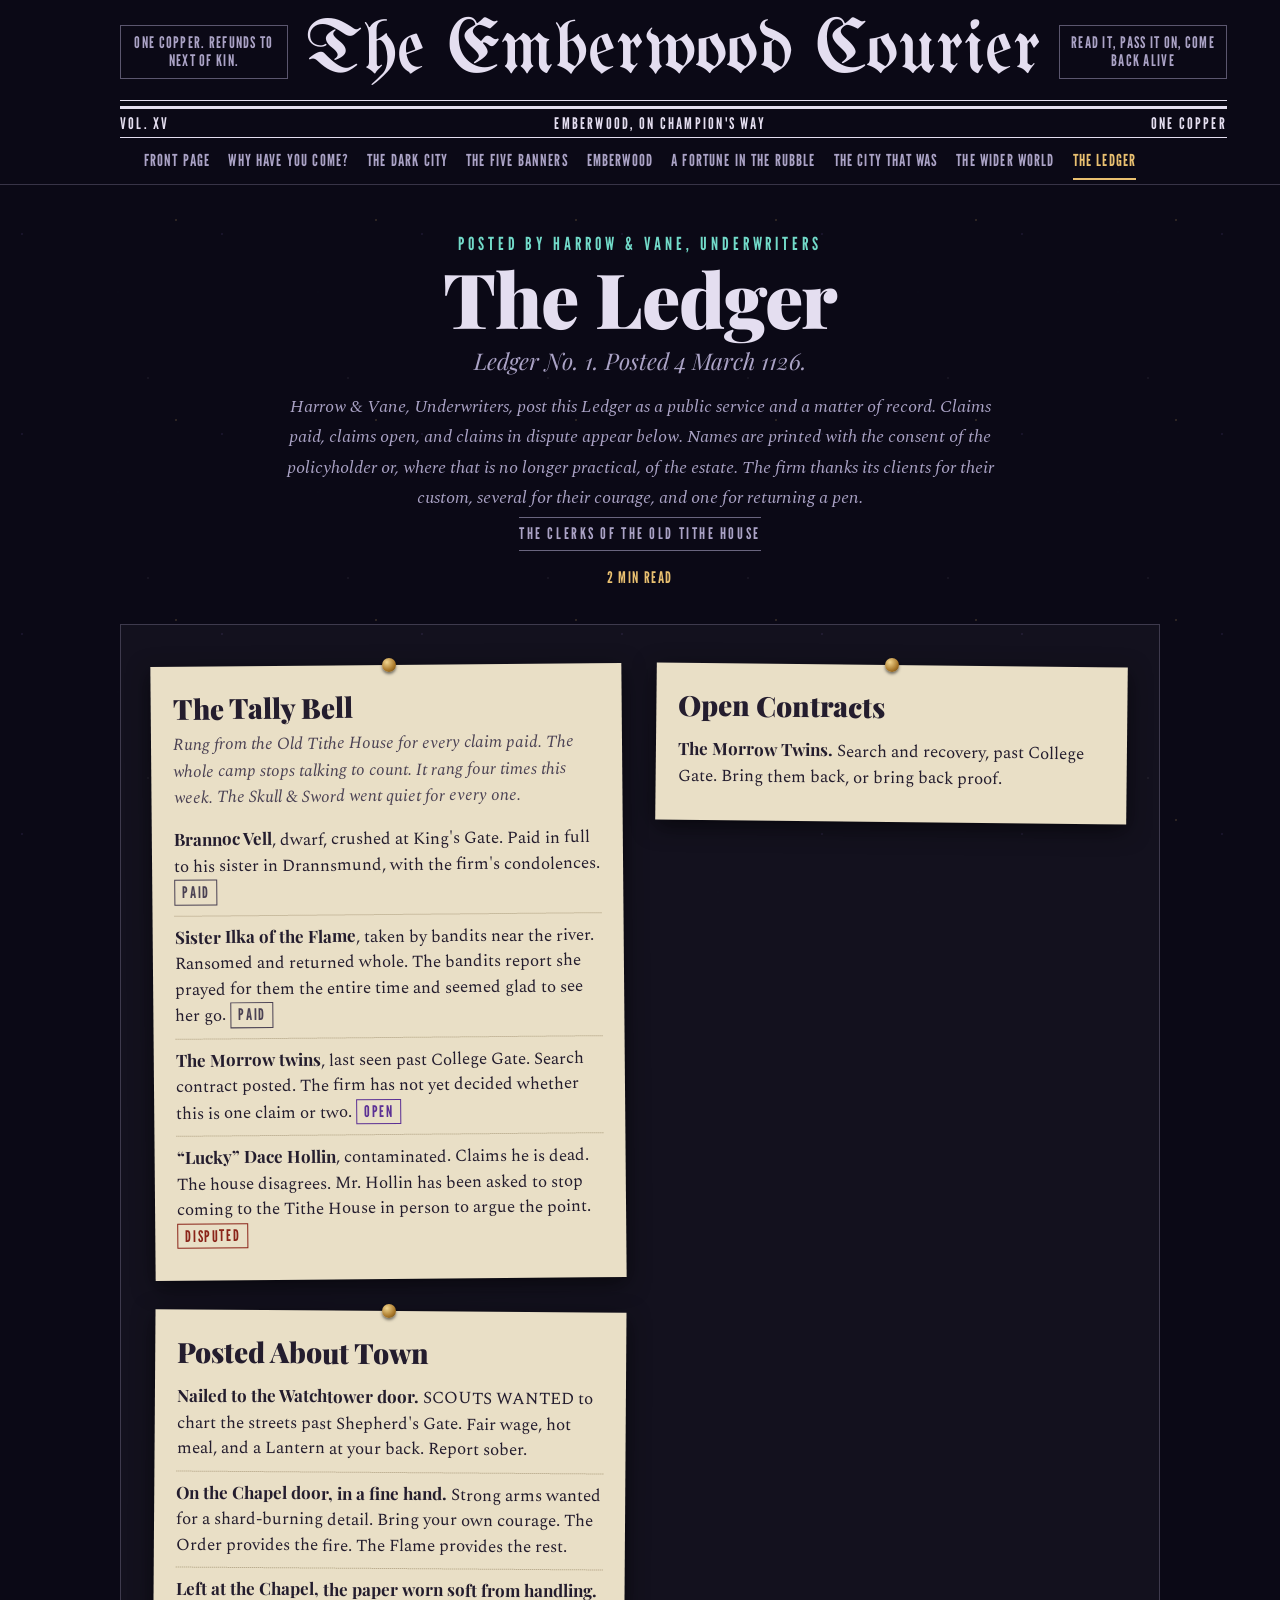
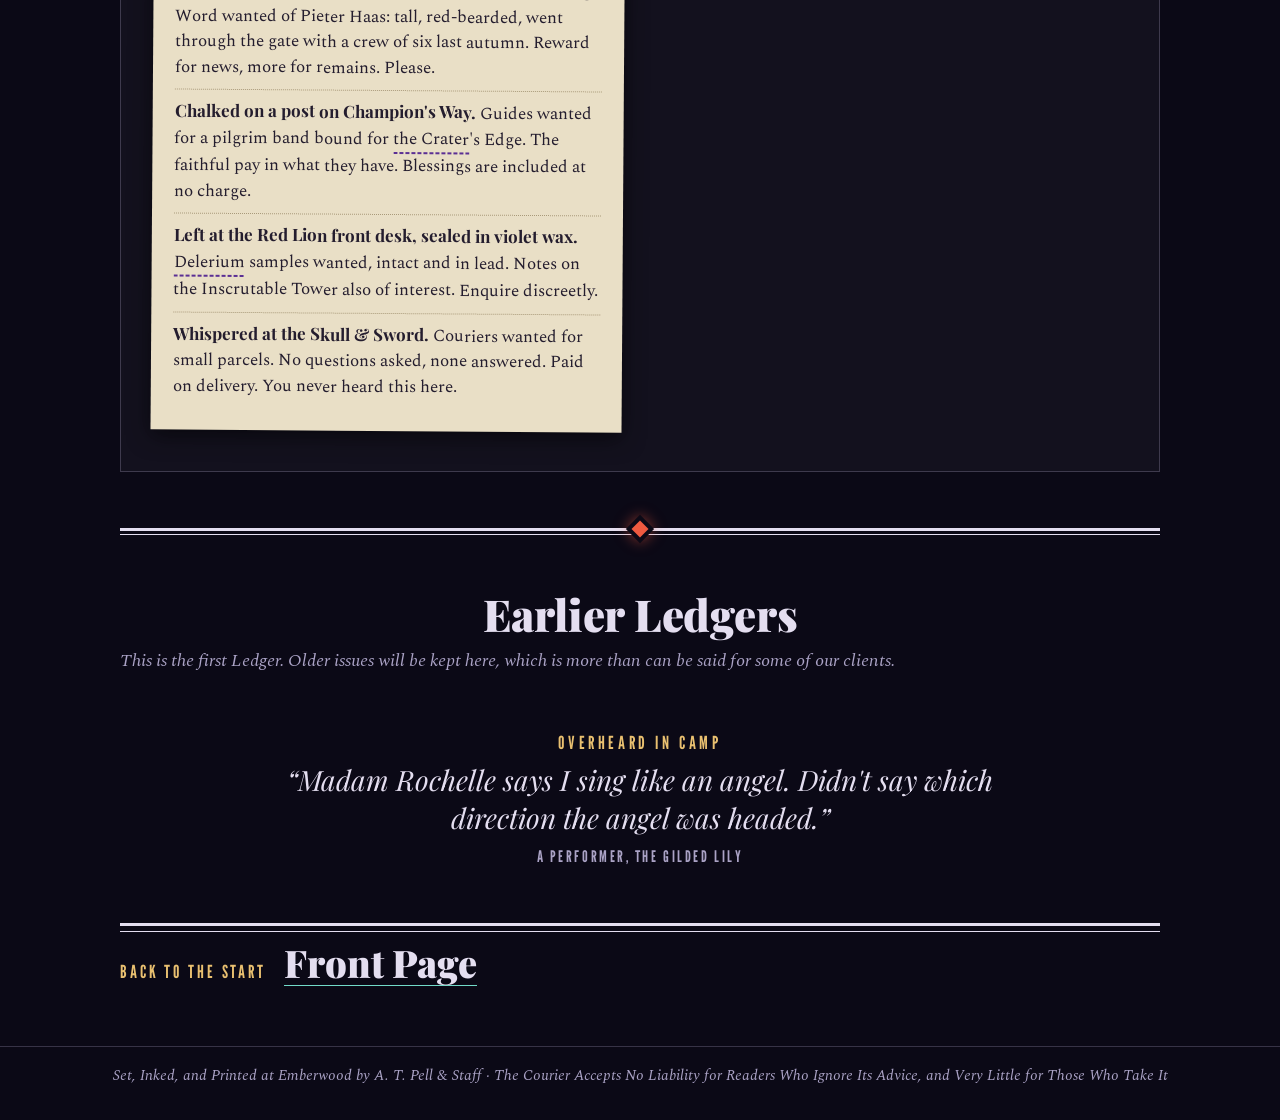
<file: ledger.html>
<!doctype html>
<html lang="en">
<head>
<meta charset="utf-8">
<meta name="viewport" content="width=device-width, initial-scale=1">
<meta name="robots" content="noindex, nofollow">
<title>The Ledger · The Emberwood Courier</title>
<meta name="description" content="Claims, contracts, and rumors.">
<meta property="og:site_name" content="The Emberwood Courier">
<meta property="og:type" content="website">
<meta property="og:title" content="The Ledger · The Emberwood Courier">
<meta property="og:description" content="Claims, contracts, and rumors.">
<meta property="og:image" content="https://dcook124-abg.github.io/emberwood-courier/assets/img/courier-card.jpg">
<meta property="og:image:width" content="1200">
<meta property="og:image:height" content="630">
<meta property="og:image:alt" content="The Emberwood Courier. Welcome to Drakkenheim. The city is dead. The money isn't.">
<meta name="twitter:card" content="summary_large_image">
<meta name="theme-color" content="#0b0916">
<link rel="icon" href="assets/img/favicon.svg" type="image/svg+xml">
<link rel="preconnect" href="https://fonts.googleapis.com">
<link rel="preconnect" href="https://fonts.gstatic.com" crossorigin>
<link href="https://fonts.googleapis.com/css2?family=League+Gothic&family=Playfair+Display:ital,wght@0,700;0,900;1,400;1,700&family=Spectral:ital,wght@0,400;0,600;1,400&family=UnifrakturMaguntia&display=swap" rel="stylesheet">
<link rel="stylesheet" href="assets/css/courier.css">
</head>
<body data-page="ledger" data-defer-lexicon>
<a class="skip" href="#main">Skip to the news</a>

<header class="masthead">
  <div class="wrap masthead__top">
    <p class="masthead__ear">One Copper. Refunds to Next of Kin.</p>
    <a class="masthead__title" href="index.html">The Emberwood Courier</a>
    <p class="masthead__ear masthead__ear--r">Read It, Pass It On, Come Back Alive</p>
    <p class="issue"><span>Vol. XV</span><span>Emberwood, on Champion's Way</span><span>One Copper</span></p>
  </div>
  <nav class="nav" aria-label="Sections"><ul class="wrap nav__list"><li><a href="index.html">Front Page</a></li><li><a href="why-have-you-come.html">Why Have You Come?</a></li><li><a href="dark-city.html">The Dark City</a></li><li><a href="banners.html">The Five Banners</a></li><li><a href="emberwood.html">Emberwood</a></li><li><a href="fortune.html">A Fortune in the Rubble</a></li><li><a href="city-that-was.html">The City That Was</a></li><li><a href="wider-world.html">The Wider World</a></li><li><a href="ledger.html" aria-current="page">The Ledger</a></li></ul></nav>
</header>

<main id="main" class="wrap page-body">
  <div class="page-head">
    <p class="kicker">Posted by Harrow &amp; Vane, Underwriters</p>
    <h1 class="section-title">The Ledger</h1>
    <p class="deck" data-ledger-head></p>
    <div class="ledger-intro"><p>Harrow &amp; Vane, Underwriters, post this Ledger as a public service and a matter of record. Claims paid, claims open, and claims in dispute appear below. Names are printed with the consent of the policyholder or, where that is no longer practical, of the estate. The firm thanks its clients for their custom, several for their courage, and one for returning a pen.</p><p class="byline">The Clerks of the Old Tithe House</p></div>
  </div>
  <div class="board" data-ledger><p class="ledger-empty">The Ledger did not load. Refresh the page, or tell your DM.</p></div>
  <hr class="break">
  <section aria-labelledby="past">
    <h2 id="past" class="subtitle">Earlier Ledgers</h2>
    <div data-past></div>
  </section>
  <nav class="road-next" aria-label="Next page"><span class="road-next__tag">Back to the Start</span><a href="index.html">Front Page</a></nav>
</main>


<footer class="foot">Set, Inked, and Printed at Emberwood by A. T. Pell &amp; Staff &middot; The Courier Accepts No Liability for Readers Who Ignore Its Advice, and Very Little for Those Who Take It</footer>
<script src="assets/js/ledger.js"></script>
<script src="assets/js/site.js"></script>
<script src="assets/js/sections.js"></script>
</body>
</html>
</file>
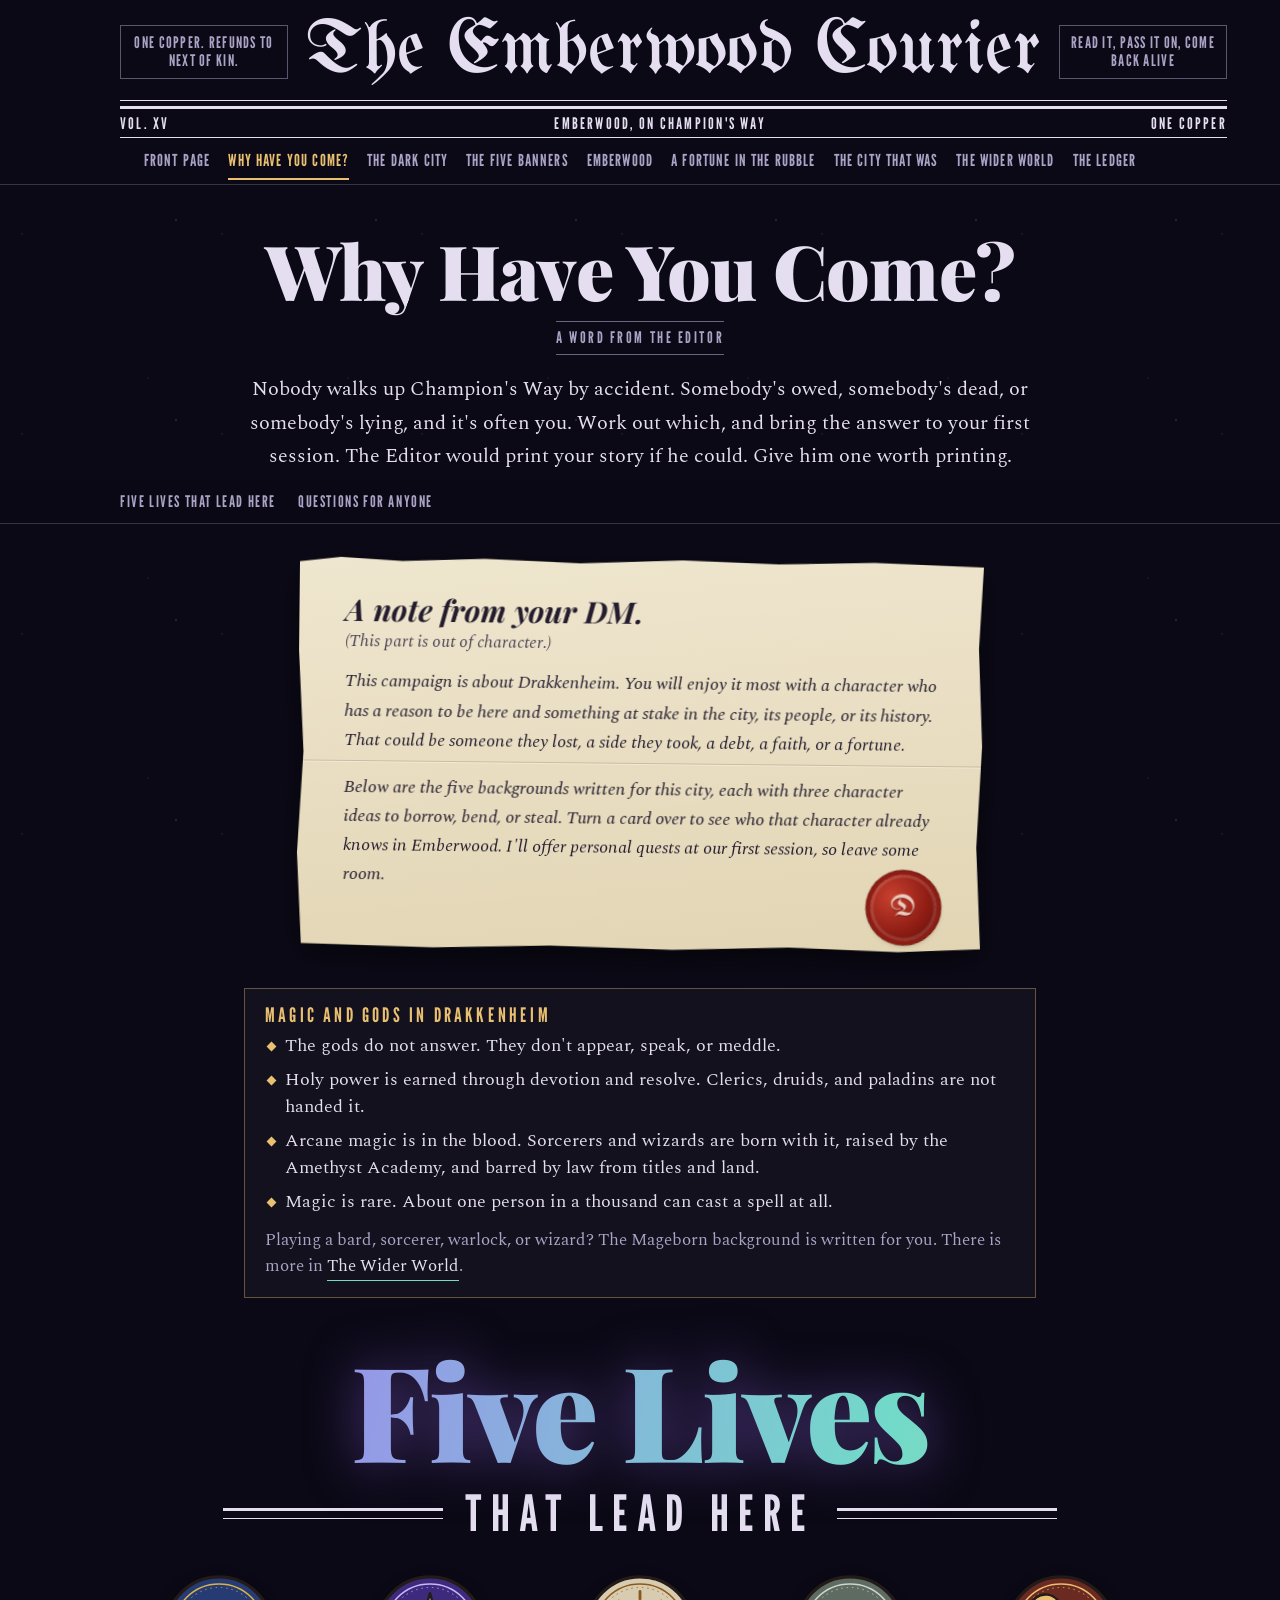
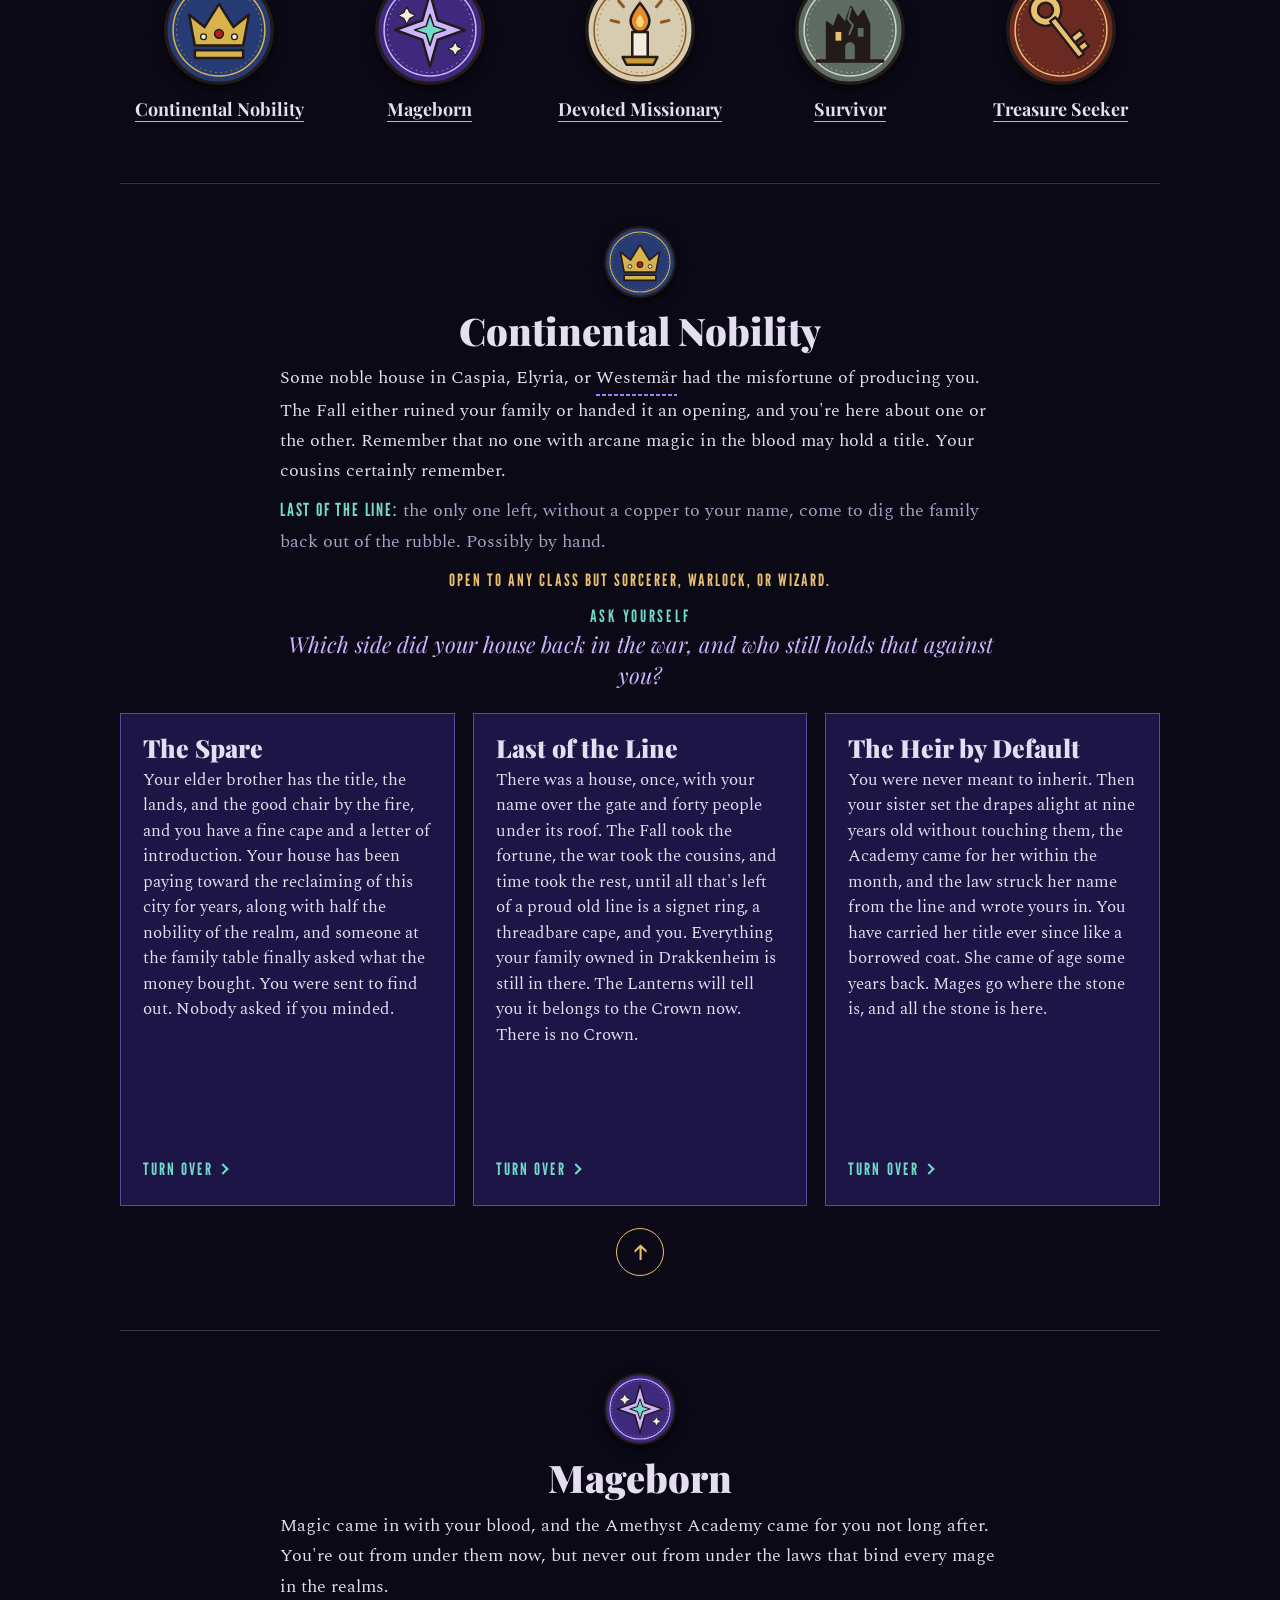
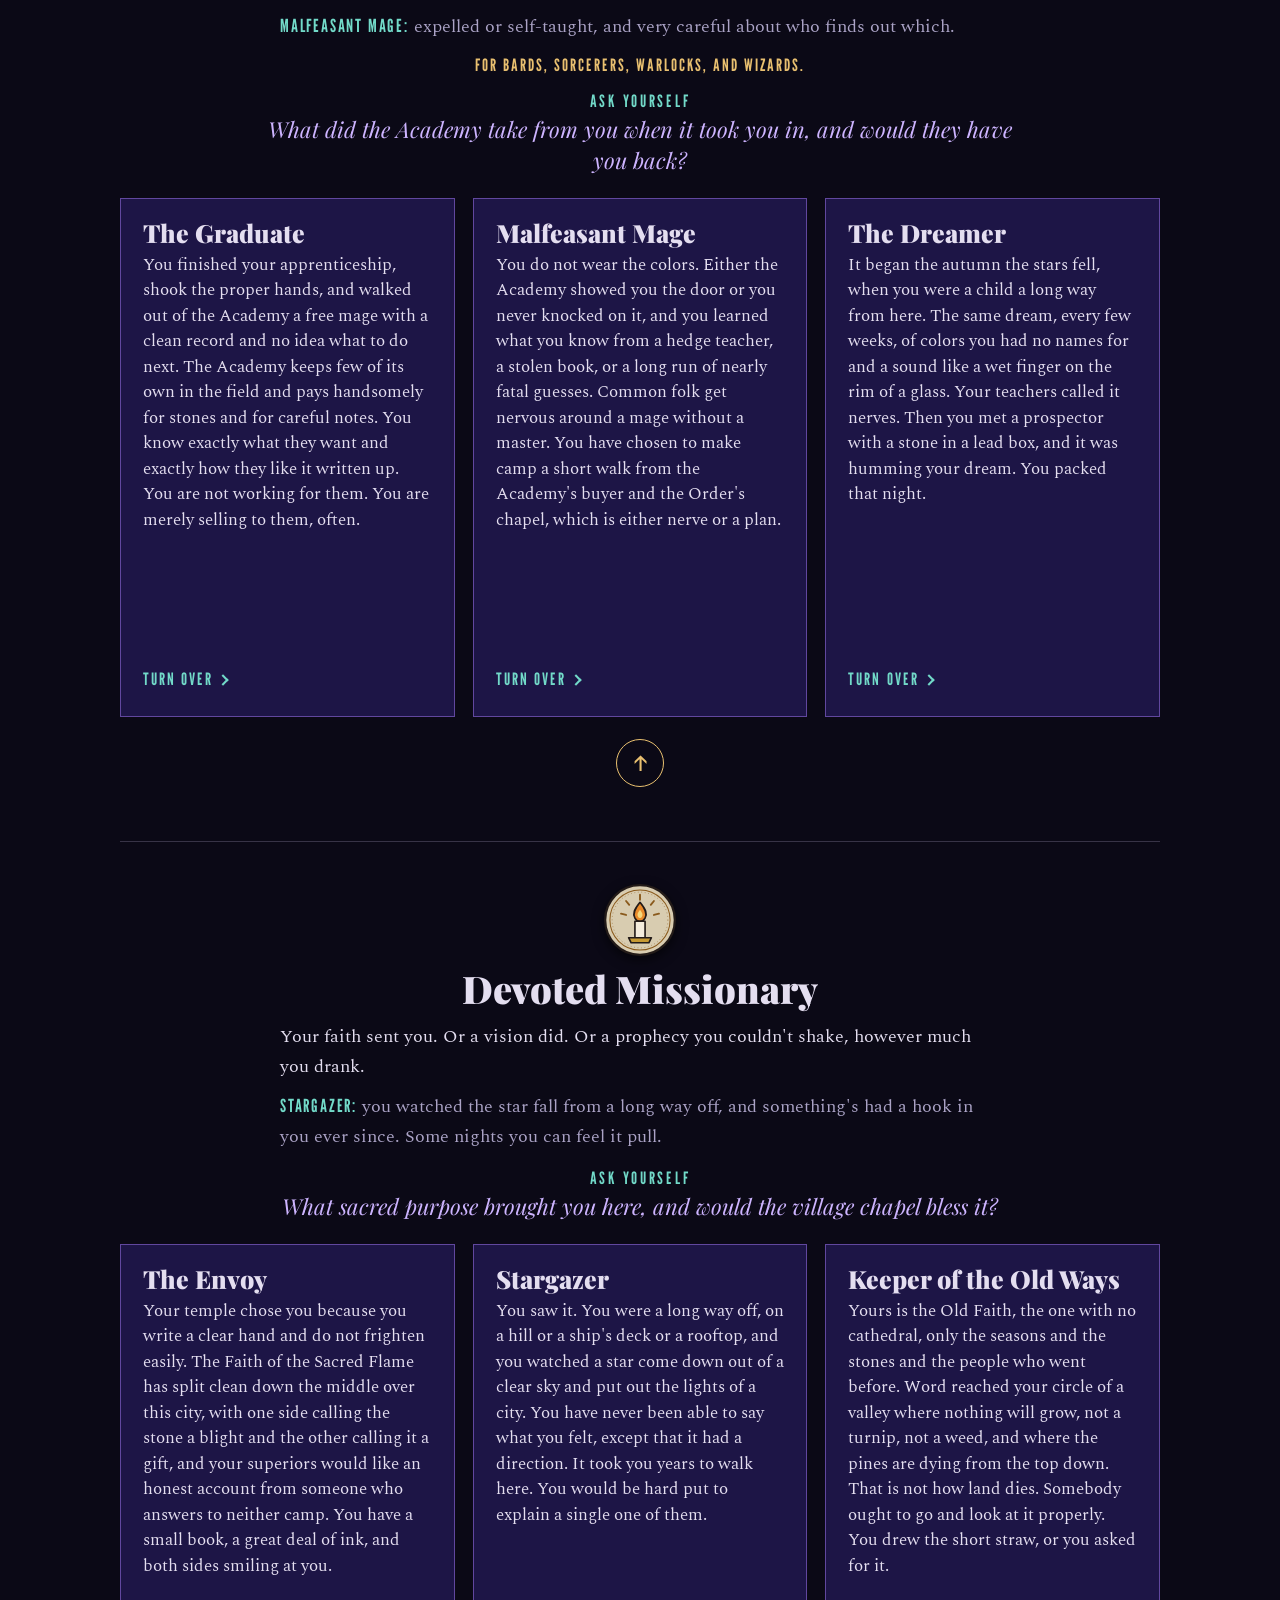
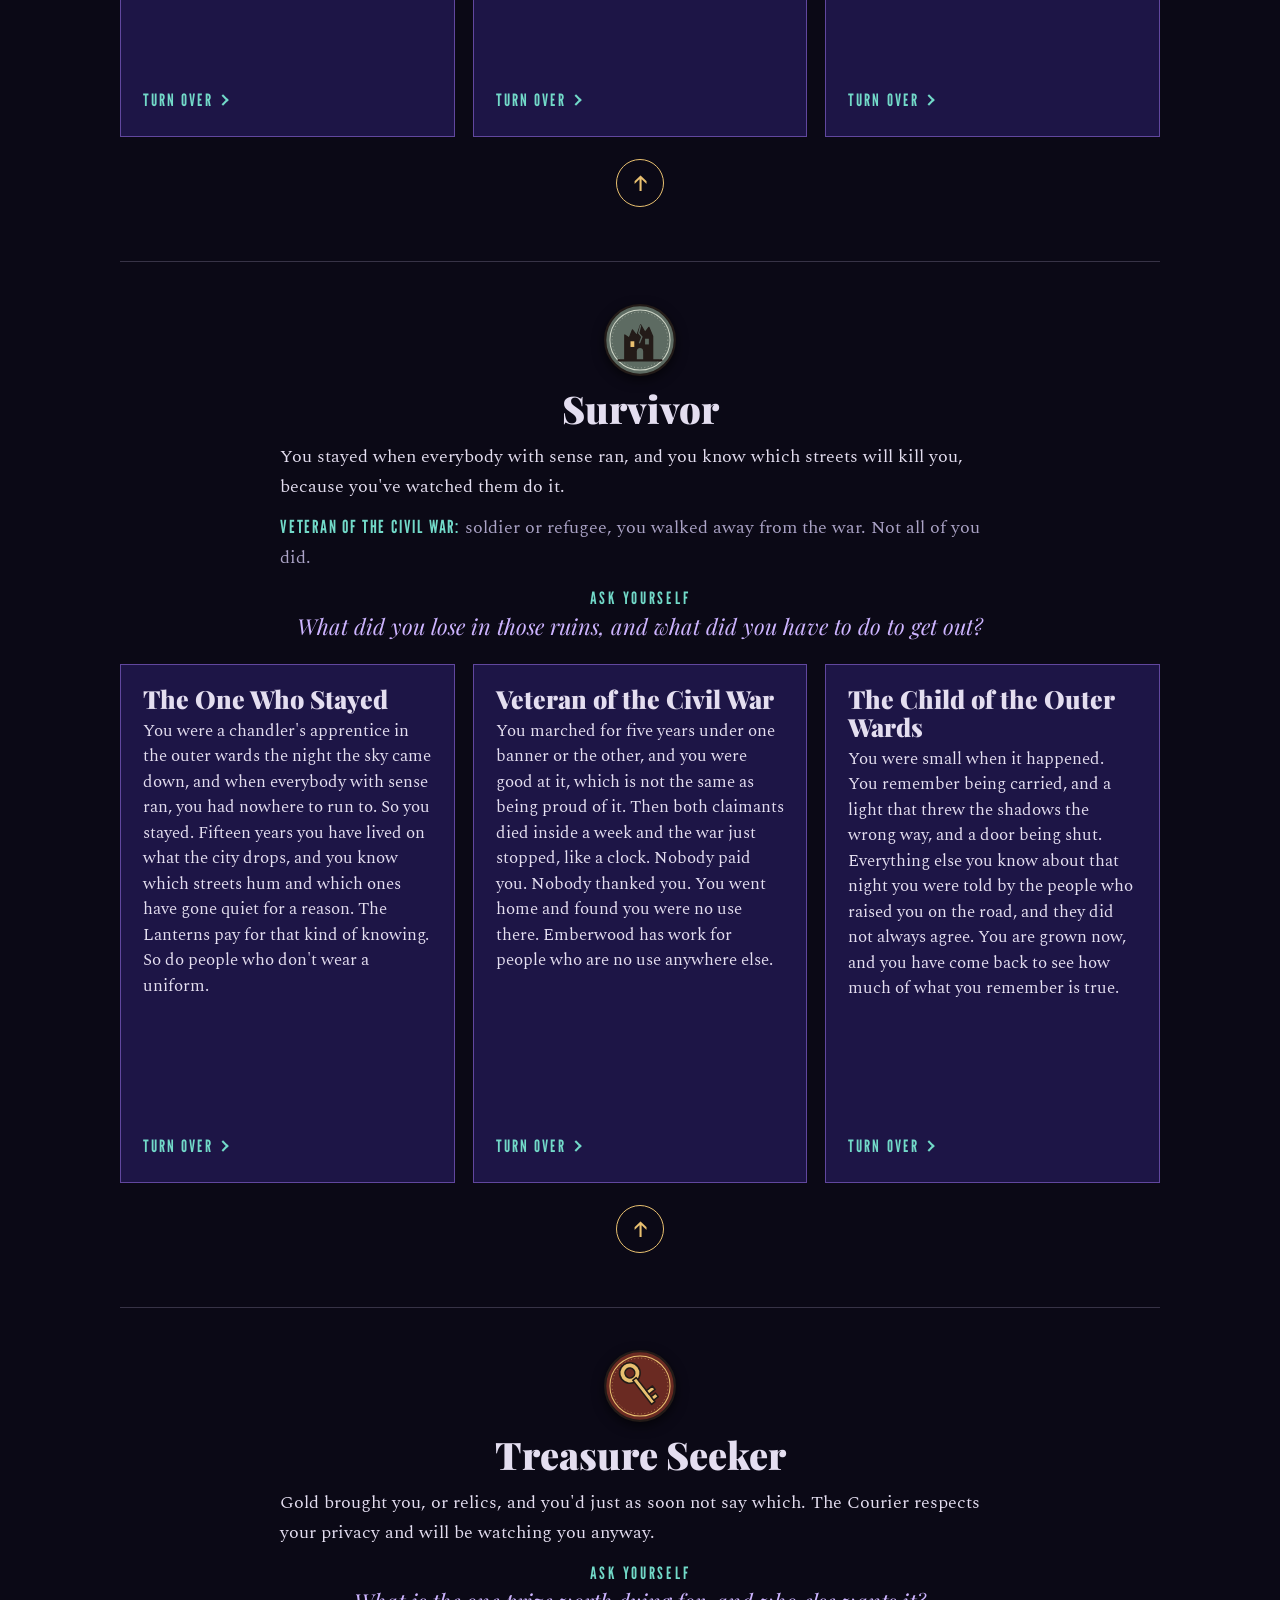
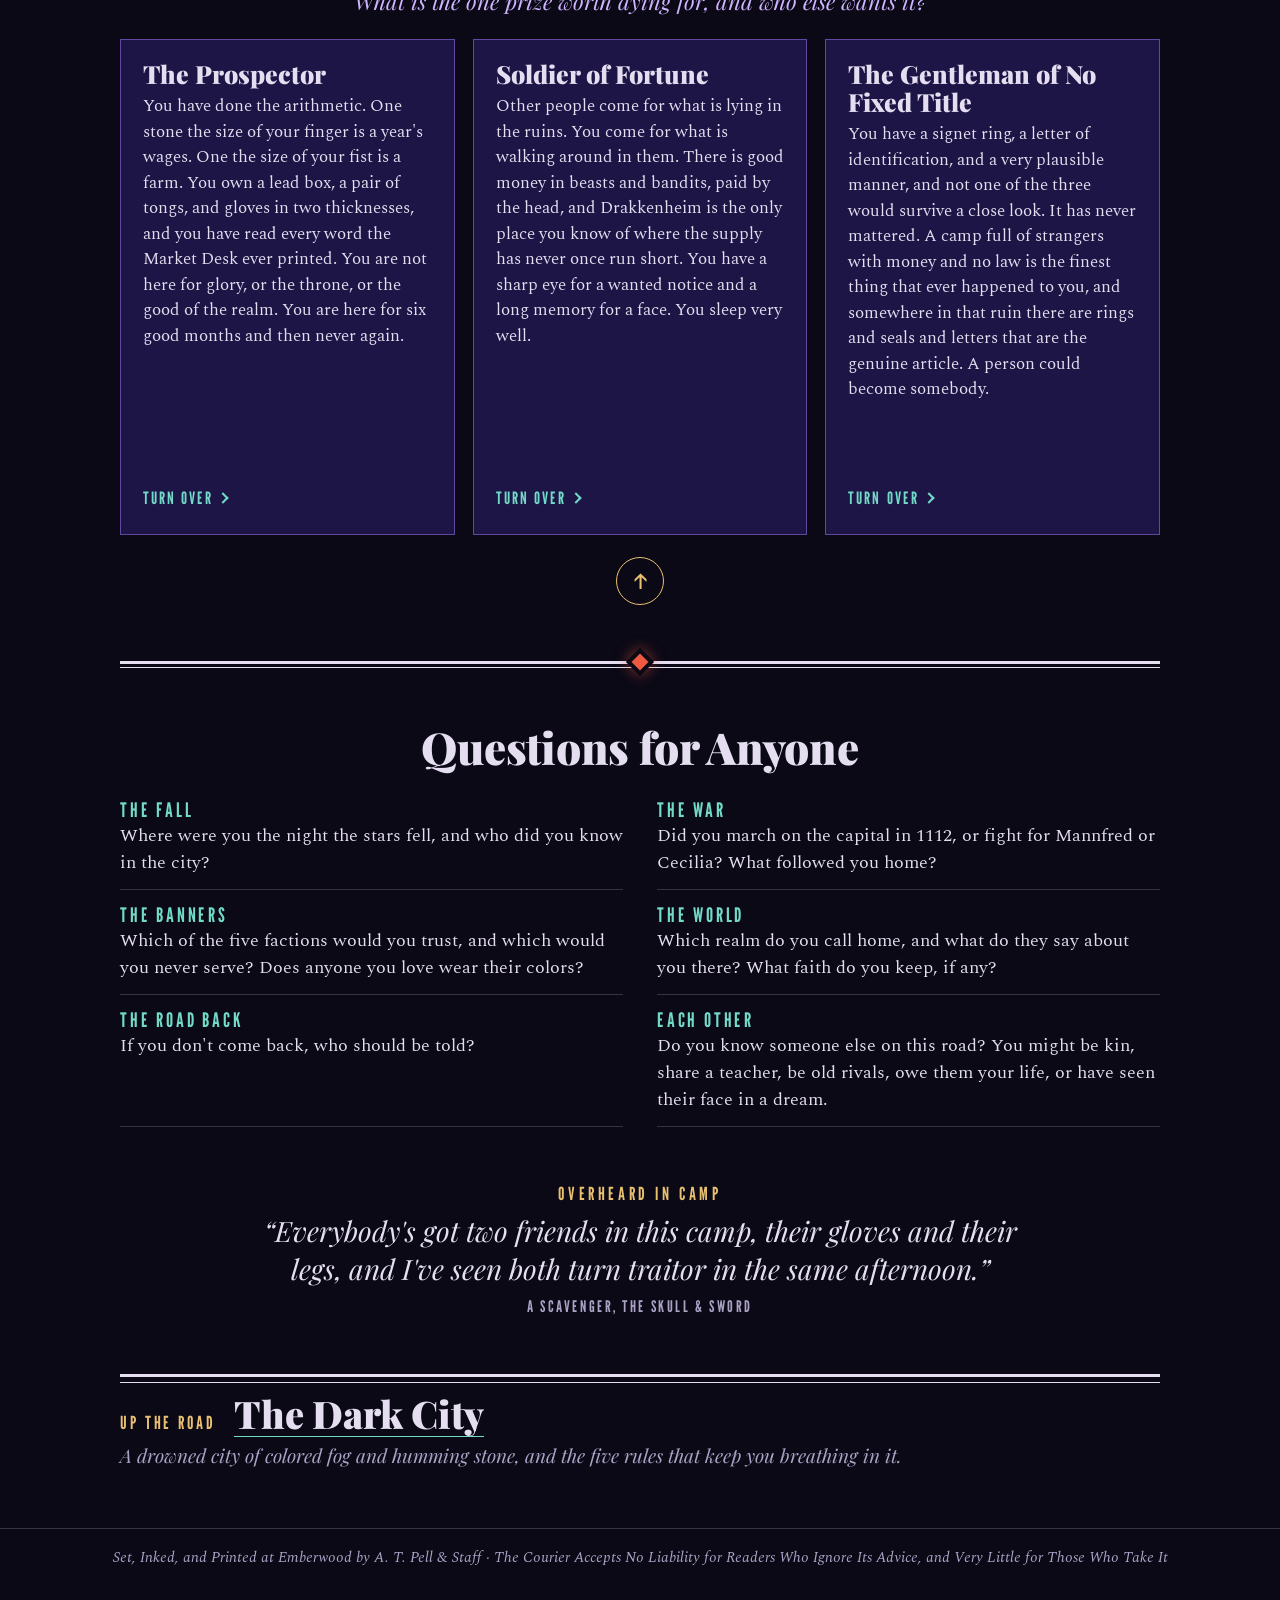
<file: why-have-you-come.html>
<!doctype html>
<html lang="en">
<head>
<meta charset="utf-8">
<meta name="viewport" content="width=device-width, initial-scale=1">
<meta name="robots" content="noindex, nofollow">
<title>Why Have You Come? · The Emberwood Courier</title>
<meta name="description" content="Backgrounds and character ideas for Drakkenheim.">
<meta property="og:site_name" content="The Emberwood Courier">
<meta property="og:type" content="website">
<meta property="og:title" content="Why Have You Come? · The Emberwood Courier">
<meta property="og:description" content="Backgrounds and character ideas for Drakkenheim.">
<meta property="og:image" content="https://dcook124-abg.github.io/emberwood-courier/assets/img/courier-card.jpg">
<meta property="og:image:width" content="1200">
<meta property="og:image:height" content="630">
<meta property="og:image:alt" content="The Emberwood Courier. Welcome to Drakkenheim. The city is dead. The money isn't.">
<meta name="twitter:card" content="summary_large_image">
<meta name="theme-color" content="#0b0916">
<link rel="icon" href="assets/img/favicon.svg" type="image/svg+xml">
<link rel="preconnect" href="https://fonts.googleapis.com">
<link rel="preconnect" href="https://fonts.gstatic.com" crossorigin>
<link href="https://fonts.googleapis.com/css2?family=League+Gothic&family=Playfair+Display:ital,wght@0,700;0,900;1,400;1,700&family=Spectral:ital,wght@0,400;0,600;1,400&family=UnifrakturMaguntia&display=swap" rel="stylesheet">
<link rel="stylesheet" href="assets/css/courier.css">
</head>
<body data-page="why" data-no-time>
<a class="skip" href="#main">Skip to the news</a>

<header class="masthead">
  <div class="wrap masthead__top">
    <p class="masthead__ear">One Copper. Refunds to Next of Kin.</p>
    <a class="masthead__title" href="index.html">The Emberwood Courier</a>
    <p class="masthead__ear masthead__ear--r">Read It, Pass It On, Come Back Alive</p>
    <p class="issue"><span>Vol. XV</span><span>Emberwood, on Champion's Way</span><span>One Copper</span></p>
  </div>
  <nav class="nav" aria-label="Sections"><ul class="wrap nav__list"><li><a href="index.html">Front Page</a></li><li><a href="why-have-you-come.html" aria-current="page">Why Have You Come?</a></li><li><a href="dark-city.html">The Dark City</a></li><li><a href="banners.html">The Five Banners</a></li><li><a href="emberwood.html">Emberwood</a></li><li><a href="fortune.html">A Fortune in the Rubble</a></li><li><a href="city-that-was.html">The City That Was</a></li><li><a href="wider-world.html">The Wider World</a></li><li><a href="ledger.html">The Ledger</a></li></ul></nav>
</header>

<main id="main" class="wrap page-body">
  <svg class="crest-defs" aria-hidden="true" focusable="false"><defs><symbol id="badge-nobility" viewBox="0 0 120 120"><circle cx="60" cy="60" r="55" fill="#263a73" stroke="#231b18" stroke-width="3.5"/><circle cx="60" cy="60" r="47.5" fill="none" stroke="#d6b34c" stroke-width="1.6"/><circle cx="60" cy="60" r="44" fill="none" stroke="#d6b34c" stroke-width=".8" stroke-dasharray="1.5 4"/><path d="M35 76l-6-32 16 13 15-24 15 24 16-13-6 32z" fill="#d6b34c" stroke="#231b18" stroke-width="2.6" stroke-linejoin="round"/><path d="M35 81h50v8H35z" fill="#d6b34c" stroke="#231b18" stroke-width="2.6" stroke-linejoin="round"/><circle cx="60" cy="64" r="4.5" fill="#b3201c" stroke="#231b18" stroke-width="1.6"/><circle cx="44" cy="67" r="3" fill="#f4ecdc" stroke="#231b18" stroke-width="1.4"/><circle cx="76" cy="67" r="3" fill="#f4ecdc" stroke="#231b18" stroke-width="1.4"/></symbol><symbol id="badge-mageborn" viewBox="0 0 120 120"><circle cx="60" cy="60" r="55" fill="#3d2a7c" stroke="#231b18" stroke-width="3.5"/><circle cx="60" cy="60" r="47.5" fill="none" stroke="#cdb4ff" stroke-width="1.6"/><circle cx="60" cy="60" r="44" fill="none" stroke="#cdb4ff" stroke-width=".8" stroke-dasharray="1.5 4"/><path d="M60 22l8 28 28 10-28 10-8 28-8-28-28-10 28-10z" fill="#cdb4ff" stroke="#231b18" stroke-width="2.6" stroke-linejoin="round"/><path d="M60 44l4 12 12 4-12 4-4 12-4-12-12-4 12-4z" fill="#72dac9" stroke="#231b18" stroke-width="1.6" stroke-linejoin="round"/><path d="M36 36l3 6 6 3-6 3-3 6-3-6-6-3 6-3zM86 72l2.5 5 5 2.5-5 2.5-2.5 5-2.5-5-5-2.5 5-2.5z" fill="#f4ecdc" stroke="#231b18" stroke-width="1.2" stroke-linejoin="round"/></symbol><symbol id="badge-missionary" viewBox="0 0 120 120"><circle cx="60" cy="60" r="55" fill="#d8ccb0" stroke="#231b18" stroke-width="3.5"/><circle cx="60" cy="60" r="47.5" fill="none" stroke="#8a5a1c" stroke-width="1.6"/><circle cx="60" cy="60" r="44" fill="none" stroke="#8a5a1c" stroke-width=".8" stroke-dasharray="1.5 4"/><path d="M60 20v8M38 30l5 6M82 30l-5 6M30 50l8 2M90 50l-8 2" stroke="#8a5a1c" stroke-width="3" stroke-linecap="round"/><path d="M60 32c9 11 12 18 8 25-2 4-5 5-8 5s-6-1-8-5c-4-7-1-14 8-25z" fill="#e88a2a" stroke="#231b18" stroke-width="2.6" stroke-linejoin="round"/><path d="M60 44c4 5 5 8 3 11-1 2-2 2-3 2s-2 0-3-2c-2-3-1-6 3-11z" fill="#f6d77a"/><path d="M52 62h16v26H52z" fill="#f4ecdc" stroke="#231b18" stroke-width="2.6" stroke-linejoin="round"/><path d="M42 88h36l-4 8H46z" fill="#c79a34" stroke="#231b18" stroke-width="2.6" stroke-linejoin="round"/></symbol><symbol id="badge-survivor" viewBox="0 0 120 120"><circle cx="60" cy="60" r="55" fill="#5d6b62" stroke="#231b18" stroke-width="3.5"/><circle cx="60" cy="60" r="47.5" fill="none" stroke="#cfd6c8" stroke-width="1.6"/><circle cx="60" cy="60" r="44" fill="none" stroke="#cfd6c8" stroke-width=".8" stroke-dasharray="1.5 4"/><path d="M36 92V52l7 5 5-13 7 9 6-17 7 12 6-8 6 14v38z" fill="#231b18" stroke="#231b18" stroke-width="2" stroke-linejoin="round"/><path d="M55 92V78c0-7 10-7 10 0v14z" fill="#5d6b62"/><rect x="45" y="62" width="6" height="9" fill="#e9c070"/><rect x="68" y="58" width="6" height="9" fill="#5d6b62"/><path d="M61 37l-3 12 5 6-4 10" fill="none" stroke="#5d6b62" stroke-width="2"/><path d="M26 92h68" stroke="#231b18" stroke-width="3.5" stroke-linecap="round"/></symbol><symbol id="badge-treasure-seeker" viewBox="0 0 120 120"><circle cx="60" cy="60" r="55" fill="#6a2a22" stroke="#231b18" stroke-width="3.5"/><circle cx="60" cy="60" r="47.5" fill="none" stroke="#e9c070" stroke-width="1.6"/><circle cx="60" cy="60" r="44" fill="none" stroke="#e9c070" stroke-width=".8" stroke-dasharray="1.5 4"/><g transform="rotate(-38 60 60)"><circle cx="60" cy="34" r="12" fill="none" stroke="#231b18" stroke-width="11"/><circle cx="60" cy="34" r="12" fill="none" stroke="#e9c070" stroke-width="6"/><path d="M56.5 46h7v48h-7z" fill="#e9c070" stroke="#231b18" stroke-width="2.4" stroke-linejoin="round"/><path d="M63.5 72h12v7h-12zM63.5 84h9v7h-9z" fill="#e9c070" stroke="#231b18" stroke-width="2.4" stroke-linejoin="round"/></g></symbol></defs></svg>
  <div class="page-head">
    <h1 class="section-title">Why Have You Come?</h1>
    <p class="byline">A Word from the Editor</p>
    <p class="lede">Nobody walks up Champion's Way by accident. Somebody's owed, somebody's dead, or somebody's lying, and it's often you. Work out which, and bring the answer to your first session. The Editor would print your story if he could. Give him one worth printing.</p>
  </div>
  <aside class="dm-note" aria-labelledby="dm-note-h"><div class="dm-note__paper">
    <span class="dm-note__fold" aria-hidden="true"></span>
    <p class="dm-note__head" id="dm-note-h">A note from your DM. <em>(This part is out of character.)</em></p>
    <p>This campaign is about Drakkenheim. You will enjoy it most with a character who has a reason to be here and something at stake in the city, its people, or its history. That could be someone they lost, a side they took, a debt, a faith, or a fortune.</p>
    <p>Below are the five backgrounds written for this city, each with three character ideas to borrow, bend, or steal. Turn a card over to see who that character already knows in Emberwood. I'll offer personal quests at our first session, so leave some room.</p>
    <span class="dm-note__seal" aria-hidden="true">D</span>
  </div></aside>
  <section class="inshort primer" aria-labelledby="primer-h"><b id="primer-h">Magic and Gods in Drakkenheim</b>
    <ul>
      <li>The gods do not answer. They don't appear, speak, or meddle.</li>
      <li>Holy power is earned through devotion and resolve. Clerics, druids, and paladins are not handed it.</li>
      <li>Arcane magic is in the blood. Sorcerers and wizards are born with it, raised by the Amethyst Academy, and barred by law from titles and land.</li>
      <li>Magic is rare. About one person in a thousand can cast a spell at all.</li>
    </ul>
    <p class="primer__more">Playing a bard, sorcerer, warlock, or wizard? The Mageborn background is written for you. There is more in <a href="wider-world.html">The Wider World</a>.</p>
  </section>
  <h2 class="statement" id="five-lives"><span class="statement__big">Five Lives</span> <span class="statement__small">That Lead Here</span></h2>
  <nav class="crests" aria-label="The five backgrounds">
    <a class="crest" href="#nobility"><svg viewBox="0 0 120 120" aria-hidden="true" focusable="false"><use href="#badge-nobility"/></svg><span class="crest__name">Continental Nobility</span></a>
    <a class="crest" href="#mageborn"><svg viewBox="0 0 120 120" aria-hidden="true" focusable="false"><use href="#badge-mageborn"/></svg><span class="crest__name">Mageborn</span></a>
    <a class="crest" href="#missionary"><svg viewBox="0 0 120 120" aria-hidden="true" focusable="false"><use href="#badge-missionary"/></svg><span class="crest__name">Devoted Missionary</span></a>
    <a class="crest" href="#survivor"><svg viewBox="0 0 120 120" aria-hidden="true" focusable="false"><use href="#badge-survivor"/></svg><span class="crest__name">Survivor</span></a>
    <a class="crest" href="#treasure-seeker"><svg viewBox="0 0 120 120" aria-hidden="true" focusable="false"><use href="#badge-treasure-seeker"/></svg><span class="crest__name">Treasure Seeker</span></a>
  </nav>
  <section class="life" id="nobility" aria-labelledby="nobility-h">
    <svg class="life__badge" viewBox="0 0 120 120" aria-hidden="true" focusable="false"><use href="#badge-nobility"/></svg>
    <h3 class="life__title" id="nobility-h">Continental Nobility</h3>
    <p class="life__text">Some noble house in Caspia, Elyria, or Westemär had the misfortune of producing you. The Fall either ruined your family or handed it an opening, and you're here about one or the other. Remember that no one with arcane magic in the blood may hold a title. Your cousins certainly remember.<span class="flip__variation"><b>Last of the Line:</b> the only one left, without a copper to your name, come to dig the family back out of the rubble. Possibly by hand.</span></p>
    <p class="life__limit">Open to any class but sorcerer, warlock, or wizard.</p>
    <p class="life__ask"><b>Ask Yourself</b>Which side did your house back in the war, and who still holds that against you?</p>
    <div class="cards">
      <div class="flip"><div class="flip__inner"><div class="flip__face flip__front card-front"><h4 class="flip__title">The Spare</h4><p>Your elder brother has the title, the lands, and the good chair by the fire, and you have a fine cape and a letter of introduction. Your house has been paying toward the reclaiming of this city for years, along with half the nobility of the realm, and someone at the family table finally asked what the money bought. You were sent to find out. Nobody asked if you minded.</p><button type="button" class="flip__btn">Turn over</button></div><div class="flip__face flip__back card-back"><h4 class="flip__title">The Spare</h4><dl class="idea"><dt>Who You Know</dt><dd>The <a href="banners.html#lanterns">Hooded Lanterns</a>, whose bills your family helps pay. Ansom and Petra Lang at the <a href="emberwood.html#watchtower">Lantern Watchtower</a> know your name, or at least your crest.</dd><dt>Plays Well As</dt><dd>A knight, a commander, or anyone who talks their way through a door before kicking it.</dd><dt>Still to Decide</dt><dd>What does your family want you to find here, and what would you rather find instead?</dd></dl><button type="button" class="flip__btn">Turn back</button></div></div></div>
      <div class="flip"><div class="flip__inner"><div class="flip__face flip__front card-front"><h4 class="flip__title">Last of the Line</h4><p>There was a house, once, with your name over the gate and forty people under its roof. The Fall took the fortune, the war took the cousins, and time took the rest, until all that's left of a proud old line is a signet ring, a threadbare cape, and you. Everything your family owned in Drakkenheim is still in there. The Lanterns will tell you it belongs to the Crown now. There is no Crown.</p><button type="button" class="flip__btn">Turn over</button></div><div class="flip__face flip__back card-back"><h4 class="flip__title">Last of the Line</h4><dl class="idea"><dt>Who You Know</dt><dd>The <a href="banners.html#lanterns">Hooded Lanterns</a>, who have posted their opinion of your inheritance on every door in camp. Kosta Stavros at the <a href="emberwood.html#red-lion">Red Lion Hotel</a>, who remembers when your name was good for a room.</dd><dt>Plays Well As</dt><dd>A fighter with something to prove, a rogue with good manners, a paladin with nothing left to lose.</dd><dt>Still to Decide</dt><dd>What was your house known for, and is that a thing you want back?</dd></dl><button type="button" class="flip__btn">Turn back</button></div></div></div>
      <div class="flip"><div class="flip__inner"><div class="flip__face flip__front card-front"><h4 class="flip__title">The Heir by Default</h4><p>You were never meant to inherit. Then your sister set the drapes alight at nine years old without touching them, the Academy came for her within the month, and the law struck her name from the line and wrote yours in. You have carried her title ever since like a borrowed coat. She came of age some years back. Mages go where the stone is, and all the stone is here.</p><button type="button" class="flip__btn">Turn over</button></div><div class="flip__face flip__back card-back"><h4 class="flip__title">The Heir by Default</h4><dl class="idea"><dt>Who You Know</dt><dd>The <a href="banners.html#academy">Amethyst Academy</a>, in the person of their buyer at the <a href="emberwood.html#red-lion">Red Lion Hotel</a>, who will be civil and tell you nothing. The <a href="banners.html#silver-order">Knights of the Silver Order</a> at the <a href="emberwood.html#chapel">Chapel</a>, who have views on mages and will assume you share them.</dd><dt>Plays Well As</dt><dd>Any class but a sorcerer, warlock, or wizard. A noble who is easy around magic is a rare and useful thing.</dd><dt>Still to Decide</dt><dd>Do you want to find her, or only to know she doesn't want the title back?</dd></dl><button type="button" class="flip__btn">Turn back</button></div></div></div>
    </div>
    <p class="life__back"><a href="#five-lives" aria-label="Back to the five backgrounds">&uarr;</a></p>
  </section>
  <section class="life" id="mageborn" aria-labelledby="mageborn-h">
    <svg class="life__badge" viewBox="0 0 120 120" aria-hidden="true" focusable="false"><use href="#badge-mageborn"/></svg>
    <h3 class="life__title" id="mageborn-h">Mageborn</h3>
    <p class="life__text">Magic came in with your blood, and the Amethyst Academy came for you not long after. You're out from under them now, but never out from under the laws that bind every mage in the realms.<span class="flip__variation"><b>Malfeasant Mage:</b> expelled or self-taught, and very careful about who finds out which.</span></p>
    <p class="life__limit">For bards, sorcerers, warlocks, and wizards.</p>
    <p class="life__ask"><b>Ask Yourself</b>What did the Academy take from you when it took you in, and would they have you back?</p>
    <div class="cards">
      <div class="flip"><div class="flip__inner"><div class="flip__face flip__front card-front"><h4 class="flip__title">The Graduate</h4><p>You finished your apprenticeship, shook the proper hands, and walked out of the Academy a free mage with a clean record and no idea what to do next. The Academy keeps few of its own in the field and pays handsomely for stones and for careful notes. You know exactly what they want and exactly how they like it written up. You are not working for them. You are merely selling to them, often.</p><button type="button" class="flip__btn">Turn over</button></div><div class="flip__face flip__back card-back"><h4 class="flip__title">The Graduate</h4><dl class="idea"><dt>Who You Know</dt><dd>The <a href="banners.html#academy">Academy</a>'s buyer at the <a href="emberwood.html#red-lion">Red Lion Hotel</a>, who may have taught you or been taught beside you. The <a href="banners.html#silver-order">Knights of the Silver Order</a>, who will be perfectly polite and watch your hands.</dd><dt>Plays Well As</dt><dd>A wizard above all. Also a bard with a scholar's training, or a sorcerer who learned to pass for studious.</dd><dt>Still to Decide</dt><dd>What did you study, and what are you hoping the stone will tell you about it?</dd></dl><button type="button" class="flip__btn">Turn back</button></div></div></div>
      <div class="flip"><div class="flip__inner"><div class="flip__face flip__front card-front"><h4 class="flip__title">Malfeasant Mage</h4><p>You do not wear the colors. Either the Academy showed you the door or you never knocked on it, and you learned what you know from a hedge teacher, a stolen book, or a long run of nearly fatal guesses. Common folk get nervous around a mage without a master. You have chosen to make camp a short walk from the Academy's buyer and the Order's chapel, which is either nerve or a plan.</p><button type="button" class="flip__btn">Turn over</button></div><div class="flip__face flip__back card-back"><h4 class="flip__title">Malfeasant Mage</h4><dl class="idea"><dt>Who You Know</dt><dd>Nobody, officially. Old Zoya at the <a href="emberwood.html#shrine">Shrine of the Old Gods</a> answers to neither the <a href="banners.html#academy">Academy</a> nor the Flame. The back tables at the <a href="emberwood.html#skull-and-sword">Skull &amp; Sword</a> don't ask where a talent came from.</dd><dt>Plays Well As</dt><dd>A warlock, a sorcerer, or a wizard with a great many gaps. Any mage who would rather be taken for something else.</dd><dt>Still to Decide</dt><dd>Were you thrown out or never taken in, and who in this camp could tell the difference by looking?</dd></dl><button type="button" class="flip__btn">Turn back</button></div></div></div>
      <div class="flip"><div class="flip__inner"><div class="flip__face flip__front card-front"><h4 class="flip__title">The Dreamer</h4><p>It began the autumn the stars fell, when you were a child a long way from here. The same dream, every few weeks, of colors you had no names for and a sound like a wet finger on the rim of a glass. Your teachers called it nerves. Then you met a prospector with a stone in a lead box, and it was humming your dream. You packed that night.</p><button type="button" class="flip__btn">Turn over</button></div><div class="flip__face flip__back card-back"><h4 class="flip__title">The Dreamer</h4><dl class="idea"><dt>Who You Know</dt><dd>The <a href="banners.html#falling-fire">Followers of the Falling Fire</a> at <a href="emberwood.html#hendrix-farm">Hendrix Farm</a>, who would call your dream a summons and make room for you at the fire. The <a href="banners.html#academy">Amethyst Academy</a>, who would call it a symptom and take notes.</dd><dt>Plays Well As</dt><dd>A sorcerer or a warlock. Anyone whose magic came to them unasked.</dd><dt>Still to Decide</dt><dd>What does the dream show you that you have never told a soul?</dd></dl><button type="button" class="flip__btn">Turn back</button></div></div></div>
    </div>
    <p class="life__back"><a href="#five-lives" aria-label="Back to the five backgrounds">&uarr;</a></p>
  </section>
  <section class="life" id="missionary" aria-labelledby="missionary-h">
    <svg class="life__badge" viewBox="0 0 120 120" aria-hidden="true" focusable="false"><use href="#badge-missionary"/></svg>
    <h3 class="life__title" id="missionary-h">Devoted Missionary</h3>
    <p class="life__text">Your faith sent you. Or a vision did. Or a prophecy you couldn't shake, however much you drank.<span class="flip__variation"><b>Stargazer:</b> you watched the star fall from a long way off, and something's had a hook in you ever since. Some nights you can feel it pull.</span></p>
    <p class="life__ask"><b>Ask Yourself</b>What sacred purpose brought you here, and would the village chapel bless it?</p>
    <div class="cards">
      <div class="flip"><div class="flip__inner"><div class="flip__face flip__front card-front"><h4 class="flip__title">The Envoy</h4><p>Your temple chose you because you write a clear hand and do not frighten easily. The Faith of the Sacred Flame has split clean down the middle over this city, with one side calling the stone a blight and the other calling it a gift, and your superiors would like an honest account from someone who answers to neither camp. You have a small book, a great deal of ink, and both sides smiling at you.</p><button type="button" class="flip__btn">Turn over</button></div><div class="flip__face flip__back card-back"><h4 class="flip__title">The Envoy</h4><dl class="idea"><dt>Who You Know</dt><dd>Flamekeeper Hanna at the <a href="emberwood.html#chapel">Chapel of Saint Ardenna</a>, who will give you a bed. High Flamekeeper Ophelia Reed of the <a href="banners.html#silver-order">Silver Order</a> and Nathaniel Flint of the <a href="banners.html#falling-fire">Falling Fire</a>, each of whom would like to see what you write.</dd><dt>Plays Well As</dt><dd>A cleric or a paladin. A monk or a learned bard would serve as well.</dd><dt>Still to Decide</dt><dd>Which side did you expect to favor when you set out, and has the road changed your mind?</dd></dl><button type="button" class="flip__btn">Turn back</button></div></div></div>
      <div class="flip"><div class="flip__inner"><div class="flip__face flip__front card-front"><h4 class="flip__title">Stargazer</h4><p>You saw it. You were a long way off, on a hill or a ship's deck or a rooftop, and you watched a star come down out of a clear sky and put out the lights of a city. You have never been able to say what you felt, except that it had a direction. It took you years to walk here. You would be hard put to explain a single one of them.</p><button type="button" class="flip__btn">Turn over</button></div><div class="flip__face flip__back card-back"><h4 class="flip__title">Stargazer</h4><dl class="idea"><dt>Who You Know</dt><dd>The pilgrims at <a href="emberwood.html#hendrix-farm">Hendrix Farm</a>, who walked the same road and sing about it. You needn't hold with their prophet to share their supper.</dd><dt>Plays Well As</dt><dd>Anyone at all. A ranger, a druid, a monk, a warlock. The star was not particular.</dd><dt>Still to Decide</dt><dd>What did you leave behind to follow it, and does anyone there know where you went?</dd></dl><button type="button" class="flip__btn">Turn back</button></div></div></div>
      <div class="flip"><div class="flip__inner"><div class="flip__face flip__front card-front"><h4 class="flip__title">Keeper of the Old Ways</h4><p>Yours is the Old Faith, the one with no cathedral, only the seasons and the stones and the people who went before. Word reached your circle of a valley where nothing will grow, not a turnip, not a weed, and where the pines are dying from the top down. That is not how land dies. Somebody ought to go and look at it properly. You drew the short straw, or you asked for it.</p><button type="button" class="flip__btn">Turn over</button></div><div class="flip__face flip__back card-back"><h4 class="flip__title">Keeper of the Old Ways</h4><dl class="idea"><dt>Who You Know</dt><dd>Old Zoya at the <a href="emberwood.html#shrine">Shrine of the Old Gods</a>, who keeps the standing stones outside the village and will not be pleased to see you. She may warm up. Bring something.</dd><dt>Plays Well As</dt><dd>A druid first of all. A ranger or a barbarian raised in the old ways fits just as well.</dd><dt>Still to Decide</dt><dd>What did your elders ask you to bring home: an answer, a warning, or a cure?</dd></dl><button type="button" class="flip__btn">Turn back</button></div></div></div>
    </div>
    <p class="life__back"><a href="#five-lives" aria-label="Back to the five backgrounds">&uarr;</a></p>
  </section>
  <section class="life" id="survivor" aria-labelledby="survivor-h">
    <svg class="life__badge" viewBox="0 0 120 120" aria-hidden="true" focusable="false"><use href="#badge-survivor"/></svg>
    <h3 class="life__title" id="survivor-h">Survivor</h3>
    <p class="life__text">You stayed when everybody with sense ran, and you know which streets will kill you, because you've watched them do it.<span class="flip__variation"><b>Veteran of the Civil War:</b> soldier or refugee, you walked away from the war. Not all of you did.</span></p>
    <p class="life__ask"><b>Ask Yourself</b>What did you lose in those ruins, and what did you have to do to get out?</p>
    <div class="cards">
      <div class="flip"><div class="flip__inner"><div class="flip__face flip__front card-front"><h4 class="flip__title">The One Who Stayed</h4><p>You were a chandler's apprentice in the outer wards the night the sky came down, and when everybody with sense ran, you had nowhere to run to. So you stayed. Fifteen years you have lived on what the city drops, and you know which streets hum and which ones have gone quiet for a reason. The Lanterns pay for that kind of knowing. So do people who don't wear a uniform.</p><button type="button" class="flip__btn">Turn over</button></div><div class="flip__face flip__back card-back"><h4 class="flip__title">The One Who Stayed</h4><dl class="idea"><dt>Who You Know</dt><dd>The <a href="banners.html#lanterns">Hooded Lantern scouts</a> at the <a href="emberwood.html#watchtower">Watchtower</a>, who would hire you tomorrow. The back tables at the <a href="emberwood.html#skull-and-sword">Skull &amp; Sword</a>, who made the same offer first.</dd><dt>Plays Well As</dt><dd>A rogue, a ranger, a scout of any stripe. Someone with quick feet and a thick pair of gloves.</dd><dt>Still to Decide</dt><dd>Why now? After fifteen years alone in there, what made you come out and take up with a crew?</dd></dl><button type="button" class="flip__btn">Turn back</button></div></div></div>
      <div class="flip"><div class="flip__inner"><div class="flip__face flip__front card-front"><h4 class="flip__title">Veteran of the Civil War</h4><p>You marched for five years under one banner or the other, and you were good at it, which is not the same as being proud of it. Then both claimants died inside a week and the war just stopped, like a clock. Nobody paid you. Nobody thanked you. You went home and found you were no use there. Emberwood has work for people who are no use anywhere else.</p><button type="button" class="flip__btn">Turn over</button></div><div class="flip__face flip__back card-back"><h4 class="flip__title">Veteran of the Civil War</h4><dl class="idea"><dt>Who You Know</dt><dd>The <a href="banners.html#lanterns">Hooded Lanterns</a>, who are what's left of the army and always short of sergeants. The veterans at the <a href="emberwood.html#skull-and-sword">Skull &amp; Sword</a>, who will not ask which side you were on if you extend the same courtesy.</dd><dt>Plays Well As</dt><dd>A fighter, a ranger, a barbarian. A cleric who was a chaplain, or a bard who was a drummer.</dd><dt>Still to Decide</dt><dd>Which side did you march for, and what would you do if someone from the other one sat down at your table?</dd></dl><button type="button" class="flip__btn">Turn back</button></div></div></div>
      <div class="flip"><div class="flip__inner"><div class="flip__face flip__front card-front"><h4 class="flip__title">The Child of the Outer Wards</h4><p>You were small when it happened. You remember being carried, and a light that threw the shadows the wrong way, and a door being shut. Everything else you know about that night you were told by the people who raised you on the road, and they did not always agree. You are grown now, and you have come back to see how much of what you remember is true.</p><button type="button" class="flip__btn">Turn over</button></div><div class="flip__face flip__back card-back"><h4 class="flip__title">The Child of the Outer Wards</h4><dl class="idea"><dt>Who You Know</dt><dd>Flamekeeper Hanna at the <a href="emberwood.html#chapel">Chapel of Saint Ardenna</a>, where notices for the missing are left and prayers for them are said. The gate sergeant at Shepherd's Gate, who takes down every name that goes in.</dd><dt>Plays Well As</dt><dd>Anyone young. This idea suits whatever you most want to play.</dd><dt>Still to Decide</dt><dd>Who carried you out, and who was on the other side of that door?</dd></dl><button type="button" class="flip__btn">Turn back</button></div></div></div>
    </div>
    <p class="life__back"><a href="#five-lives" aria-label="Back to the five backgrounds">&uarr;</a></p>
  </section>
  <section class="life" id="treasure-seeker" aria-labelledby="treasure-seeker-h">
    <svg class="life__badge" viewBox="0 0 120 120" aria-hidden="true" focusable="false"><use href="#badge-treasure-seeker"/></svg>
    <h3 class="life__title" id="treasure-seeker-h">Treasure Seeker</h3>
    <p class="life__text">Gold brought you, or relics, and you'd just as soon not say which. The Courier respects your privacy and will be watching you anyway.</p>
    <p class="life__ask"><b>Ask Yourself</b>What is the one prize worth dying for, and who else wants it?</p>
    <div class="cards">
      <div class="flip"><div class="flip__inner"><div class="flip__face flip__front card-front"><h4 class="flip__title">The Prospector</h4><p>You have done the arithmetic. One stone the size of your finger is a year's wages. One the size of your fist is a farm. You own a lead box, a pair of tongs, and gloves in two thicknesses, and you have read every word the Market Desk ever printed. You are not here for glory, or the throne, or the good of the realm. You are here for six good months and then never again.</p><button type="button" class="flip__btn">Turn over</button></div><div class="flip__face flip__back card-back"><h4 class="flip__title">The Prospector</h4><dl class="idea"><dt>Who You Know</dt><dd>Armin Gainsbury, who sold you the box. Aldor the Immense and Orson Fairweather in <a href="emberwood.html#caravan-court">Caravan Court</a>, one of whom you mean to make like you.</dd><dt>Plays Well As</dt><dd>Anyone careful. A rogue, a ranger, anyone who reads the label first.</dd><dt>Still to Decide</dt><dd>What is the money for? Nobody does this sum for no reason.</dd></dl><button type="button" class="flip__btn">Turn back</button></div></div></div>
      <div class="flip"><div class="flip__inner"><div class="flip__face flip__front card-front"><h4 class="flip__title">Soldier of Fortune</h4><p>Other people come for what is lying in the ruins. You come for what is walking around in them. There is good money in beasts and bandits, paid by the head, and Drakkenheim is the only place you know of where the supply has never once run short. You have a sharp eye for a wanted notice and a long memory for a face. You sleep very well.</p><button type="button" class="flip__btn">Turn over</button></div><div class="flip__face flip__back card-back"><h4 class="flip__title">Soldier of Fortune</h4><dl class="idea"><dt>Who You Know</dt><dd>The <a href="banners.html#lanterns">Hooded Lanterns</a>, who post bounties and pay them. The <a href="banners.html#queens-men">Queen's Men</a> at the <a href="emberwood.html#skull-and-sword">Skull &amp; Sword</a>, who appear on a fair number of those notices and would like a quiet word.</dd><dt>Plays Well As</dt><dd>A fighter or a ranger. A paladin who takes payment, or a rogue who prefers the hunt to the lock.</dd><dt>Still to Decide</dt><dd>Is there one notice you would take for nothing?</dd></dl><button type="button" class="flip__btn">Turn back</button></div></div></div>
      <div class="flip"><div class="flip__inner"><div class="flip__face flip__front card-front"><h4 class="flip__title">The Gentleman of No Fixed Title</h4><p>You have a signet ring, a letter of identification, and a very plausible manner, and not one of the three would survive a close look. It has never mattered. A camp full of strangers with money and no law is the finest thing that ever happened to you, and somewhere in that ruin there are rings and seals and letters that are the genuine article. A person could become somebody.</p><button type="button" class="flip__btn">Turn over</button></div><div class="flip__face flip__back card-back"><h4 class="flip__title">The Gentleman of No Fixed Title</h4><dl class="idea"><dt>Who You Know</dt><dd>Blackjack Mel at the back tables of the <a href="emberwood.html#skull-and-sword">Skull &amp; Sword</a>, who spotted you inside a minute and has said nothing yet. Kosta Stavros at the <a href="emberwood.html#red-lion">Red Lion</a>, who has not spotted you at all.</dd><dt>Plays Well As</dt><dd>A bard or a rogue. Anyone with a quick tongue and a deck of cards.</dd><dt>Still to Decide</dt><dd>Who were you before you were this, and who is still looking for that person?</dd></dl><button type="button" class="flip__btn">Turn back</button></div></div></div>
    </div>
    <p class="life__back"><a href="#five-lives" aria-label="Back to the five backgrounds">&uarr;</a></p>
  </section>
  <hr class="break">
  <h2 class="subtitle">Questions for Anyone</h2>
  <ul class="asks">
        <li><b>The Fall</b>Where were you the night the stars fell, and who did you know in the city?</li>
        <li><b>The War</b>Did you march on the capital in 1112, or fight for Mannfred or Cecilia? What followed you home?</li>
        <li><b>The Banners</b>Which of the five factions would you trust, and which would you never serve? Does anyone you love wear their colors?</li>
        <li><b>The World</b>Which realm do you call home, and what do they say about you there? What faith do you keep, if any?</li>
        <li><b>The Road Back</b>If you don't come back, who should be told?</li>
        <li><b>Each Other</b>Do you know someone else on this road? You might be kin, share a teacher, be old rivals, owe them your life, or have seen their face in a dream.</li>
      </ul>

  <nav class="road-next" aria-label="Next page"><span class="road-next__tag">Up the Road</span><a href="dark-city.html">The Dark City</a><span class="deck">A drowned city of colored fog and humming stone, and the five rules that keep you breathing in it.</span></nav>
</main>


<footer class="foot">Set, Inked, and Printed at Emberwood by A. T. Pell &amp; Staff &middot; The Courier Accepts No Liability for Readers Who Ignore Its Advice, and Very Little for Those Who Take It</footer>

<script src="assets/js/site.js"></script>
</body>
</html>
</file>
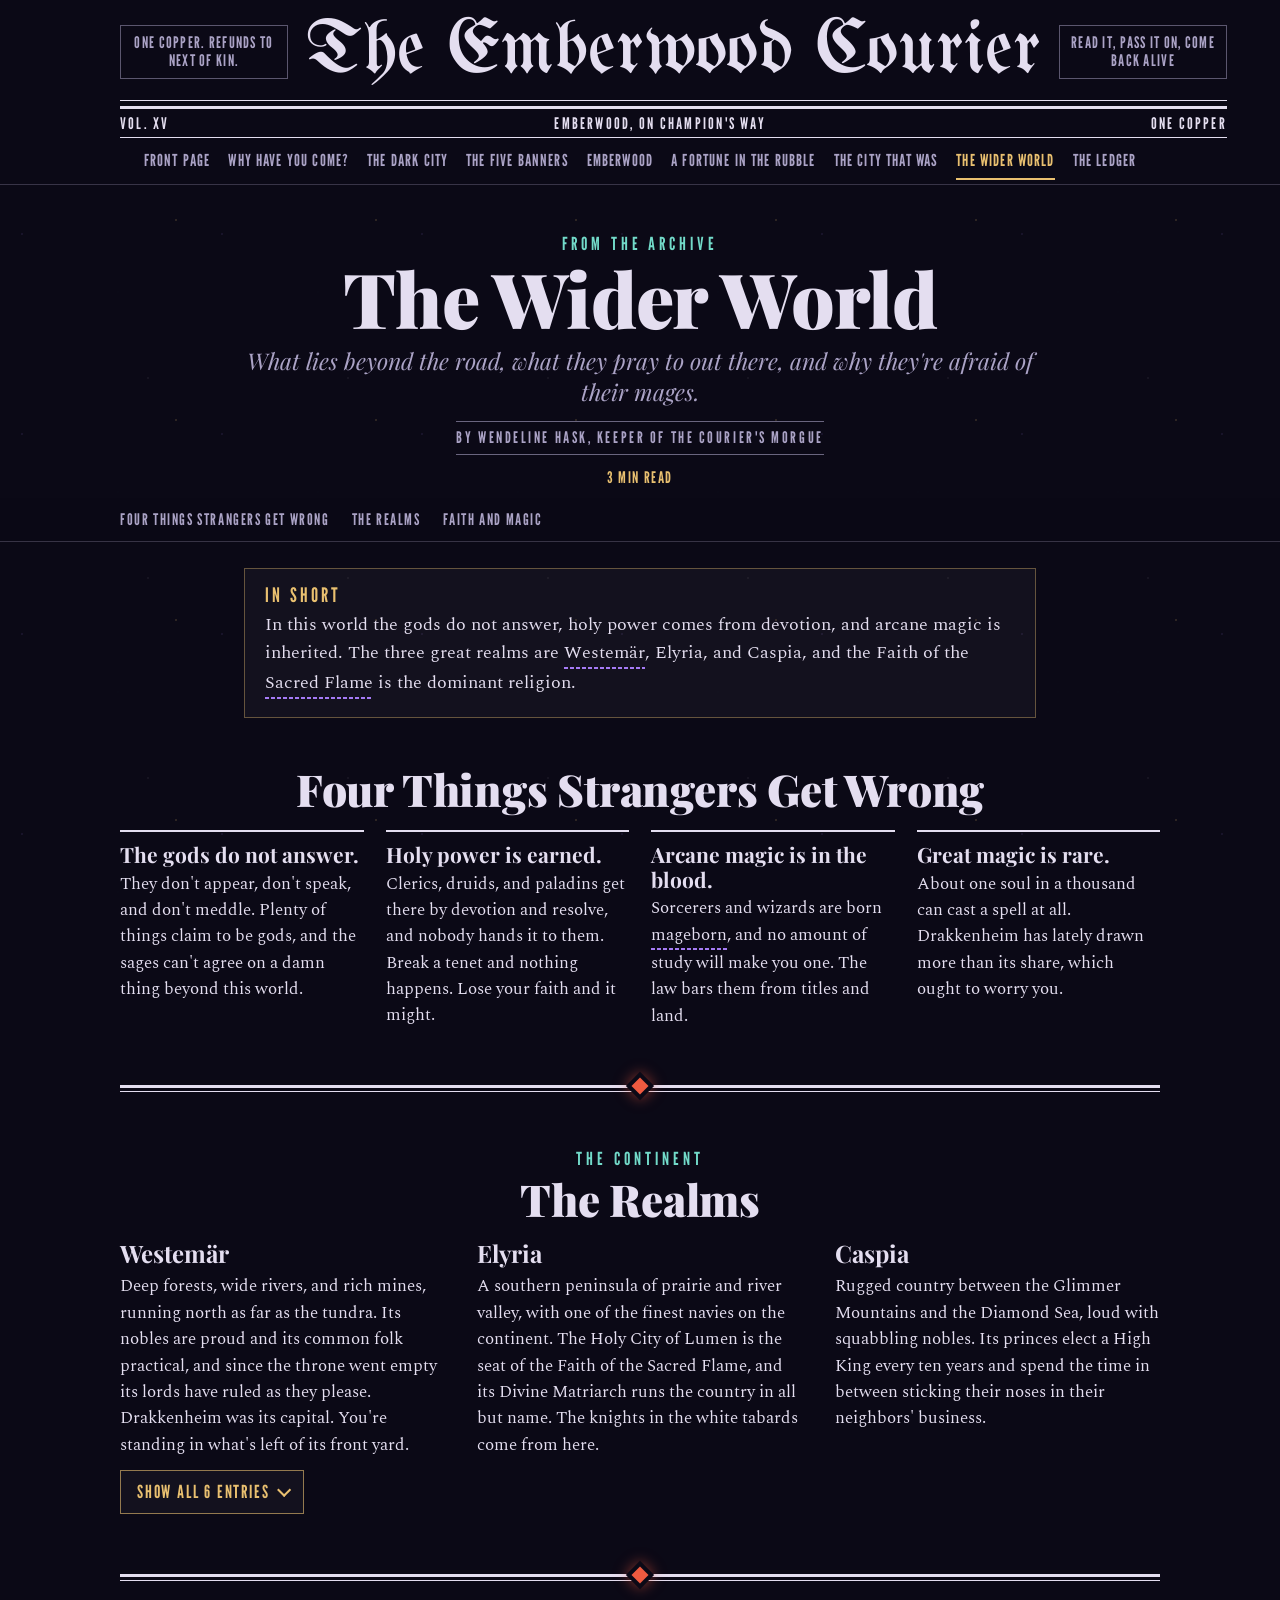
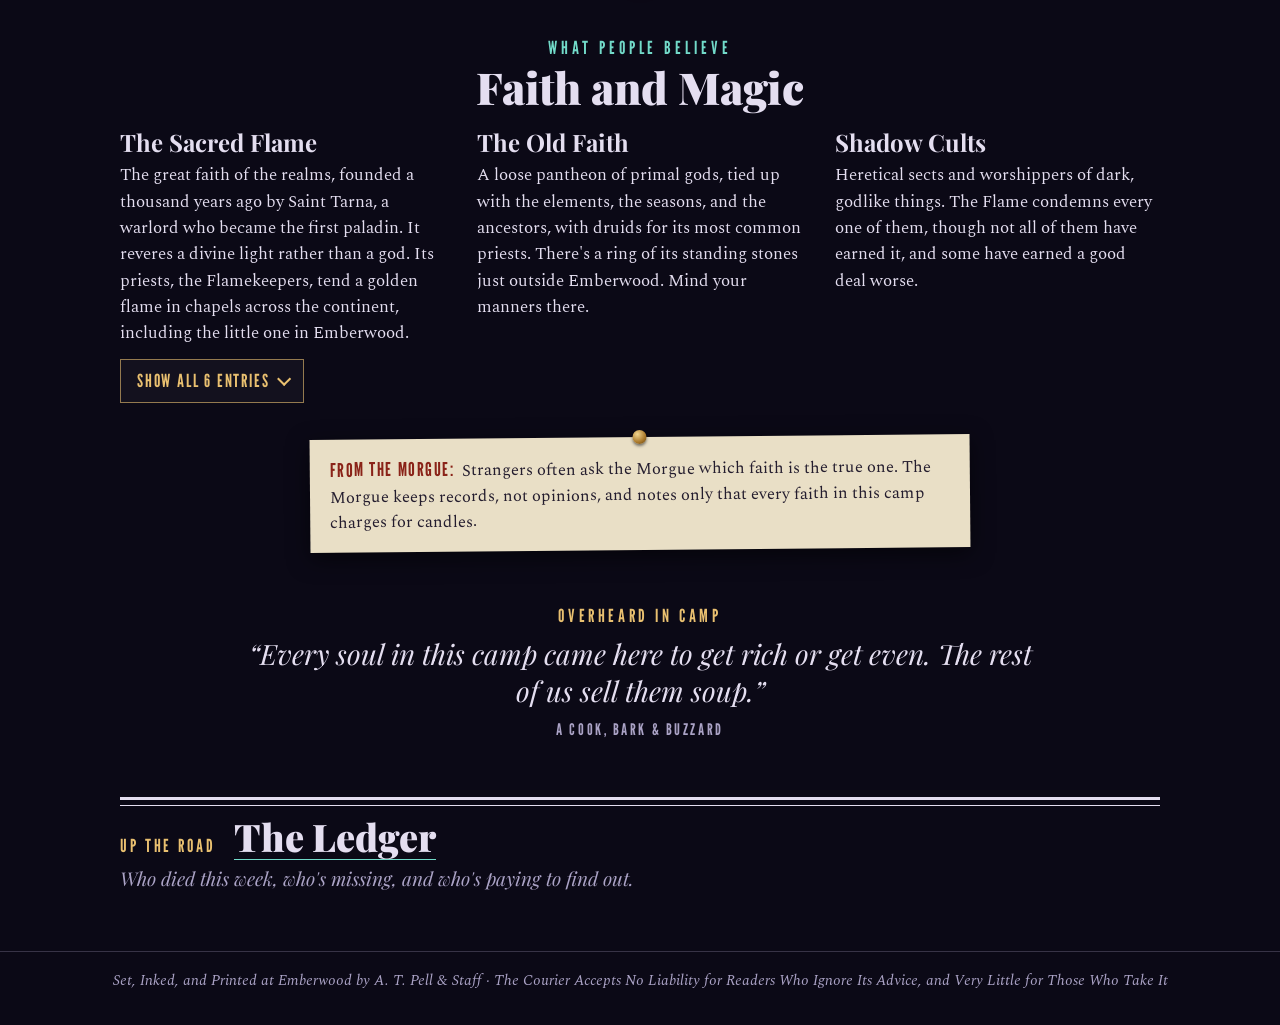
<file: wider-world.html>
<!doctype html>
<html lang="en">
<head>
<meta charset="utf-8">
<meta name="viewport" content="width=device-width, initial-scale=1">
<meta name="robots" content="noindex, nofollow">
<title>The Wider World · The Emberwood Courier</title>
<meta name="description" content="The realms, faiths, and magic beyond Emberwood.">
<meta property="og:site_name" content="The Emberwood Courier">
<meta property="og:type" content="website">
<meta property="og:title" content="The Wider World · The Emberwood Courier">
<meta property="og:description" content="The realms, faiths, and magic beyond Emberwood.">
<meta property="og:image" content="https://dcook124-abg.github.io/emberwood-courier/assets/img/courier-card.jpg">
<meta property="og:image:width" content="1200">
<meta property="og:image:height" content="630">
<meta property="og:image:alt" content="The Emberwood Courier. Welcome to Drakkenheim. The city is dead. The money isn't.">
<meta name="twitter:card" content="summary_large_image">
<meta name="theme-color" content="#0b0916">
<link rel="icon" href="assets/img/favicon.svg" type="image/svg+xml">
<link rel="preconnect" href="https://fonts.googleapis.com">
<link rel="preconnect" href="https://fonts.gstatic.com" crossorigin>
<link href="https://fonts.googleapis.com/css2?family=League+Gothic&family=Playfair+Display:ital,wght@0,700;0,900;1,400;1,700&family=Spectral:ital,wght@0,400;0,600;1,400&family=UnifrakturMaguntia&display=swap" rel="stylesheet">
<link rel="stylesheet" href="assets/css/courier.css">
</head>
<body data-page="world" data-defer-lexicon>
<a class="skip" href="#main">Skip to the news</a>

<header class="masthead">
  <div class="wrap masthead__top">
    <p class="masthead__ear">One Copper. Refunds to Next of Kin.</p>
    <a class="masthead__title" href="index.html">The Emberwood Courier</a>
    <p class="masthead__ear masthead__ear--r">Read It, Pass It On, Come Back Alive</p>
    <p class="issue"><span>Vol. XV</span><span>Emberwood, on Champion's Way</span><span>One Copper</span></p>
  </div>
  <nav class="nav" aria-label="Sections"><ul class="wrap nav__list"><li><a href="index.html">Front Page</a></li><li><a href="why-have-you-come.html">Why Have You Come?</a></li><li><a href="dark-city.html">The Dark City</a></li><li><a href="banners.html">The Five Banners</a></li><li><a href="emberwood.html">Emberwood</a></li><li><a href="fortune.html">A Fortune in the Rubble</a></li><li><a href="city-that-was.html">The City That Was</a></li><li><a href="wider-world.html" aria-current="page">The Wider World</a></li><li><a href="ledger.html">The Ledger</a></li></ul></nav>
</header>

<main id="main" class="wrap page-body">
  <div class="page-head">
    <p class="kicker">From the Archive</p>
    <h1 class="section-title">The Wider World</h1>
    <p class="deck">What lies beyond the road, what they pray to out there, and why they're afraid of their mages.</p>
    <p class="byline">By Wendeline Hask, Keeper of the Courier's Morgue</p>
  </div>
  <section class="inshort" aria-label="In short"><b>In Short</b><p>In this world the gods do not answer, holy power comes from devotion, and arcane magic is inherited. The three great realms are Westem&auml;r, Elyria, and Caspia, and the Faith of the Sacred Flame is the dominant religion.</p></section>

  <section aria-labelledby="facts">
    <h2 id="facts" class="subtitle">Four Things Strangers Get Wrong</h2>
    <div class="facts">
      <article class="fact"><strong>The gods do not answer.</strong>They don't appear, don't speak, and don't meddle. Plenty of things claim to be gods, and the sages can't agree on a damn thing beyond this world.</article>
      <article class="fact"><strong>Holy power is earned.</strong>Clerics, druids, and paladins get there by devotion and resolve, and nobody hands it to them. Break a tenet and nothing happens. Lose your faith and it might.</article>
      <article class="fact"><strong>Arcane magic is in the blood.</strong>Sorcerers and wizards are born mageborn, and no amount of study will make you one. The law bars them from titles and land.</article>
      <article class="fact"><strong>Great magic is rare.</strong>About one soul in a thousand can cast a spell at all. Drakkenheim has lately drawn more than its share, which ought to worry you.</article>
    </div>
  </section>

  <hr class="break">

  <section aria-labelledby="realms">
    <p class="kicker">The Continent</p>
    <h2 id="realms" class="subtitle">The Realms</h2>
    <div class="world-grid" data-fold-keep="3" data-fold-label="entries">
      <article><h3>Westemär</h3><p>Deep forests, wide rivers, and rich mines, running north as far as the tundra. Its nobles are proud and its common folk practical, and since the throne went empty its lords have ruled as they please. Drakkenheim was its capital. You're standing in what's left of its front yard.</p></article>
      <article><h3>Elyria</h3><p>A southern peninsula of prairie and river valley, with one of the finest navies on the continent. The Holy City of Lumen is the seat of the Faith of the Sacred Flame, and its Divine Matriarch runs the country in all but name. The knights in the white tabards come from here.</p></article>
      <article><h3>Caspia</h3><p>Rugged country between the Glimmer Mountains and the Diamond Sea, loud with squabbling nobles. Its princes elect a High King every ten years and spend the time in between sticking their noses in their neighbors' business.</p></article>
      <article><h3>The Free Lands</h3><p>Step off the trade roads and the law gives out fast. The dark forests, bogs, and mountains belong to monsters, and to tribes who keep the old ways and have no use for kings.</p></article>
      <article><h3>The People</h3><p>Humans are most of it, though every ancestry turns up on the road to Drakkenheim. Dwarves remember lost kingdoms. Elves live scattered from a homeland none of them can name. The halfling villages round the city stand empty, and nobody in Emberwood likes to say why.</p></article>
      <article><h3>Trade</h3><p>Merchant ships cross the Diamond Sea and the Middle Ocean, and caravans run east to places few have seen. Magic is bought and sold among the rich under Academy rules, and the black market has done very nicely for itself since delerium turned up.</p></article>
    </div>
  </section>

  <hr class="break">

  <section aria-labelledby="faiths">
    <p class="kicker">What People Believe</p>
    <h2 id="faiths" class="subtitle">Faith and Magic</h2>
    <div class="world-grid" data-fold-keep="3" data-fold-label="entries">
      <article><h3>The Sacred Flame</h3><p>The great faith of the realms, founded a thousand years ago by Saint Tarna, a warlord who became the first paladin. It reveres a divine light rather than a god. Its priests, the Flamekeepers, tend a golden flame in chapels across the continent, including the little one in Emberwood.</p></article>
      <article><h3>The Old Faith</h3><p>A loose pantheon of primal gods, tied up with the elements, the seasons, and the ancestors, with druids for its most common priests. There's a ring of its standing stones just outside Emberwood. Mind your manners there.</p></article>
      <article><h3>Shadow Cults</h3><p>Heretical sects and worshippers of dark, godlike things. The Flame condemns every one of them, though not all of them have earned it, and some have earned a good deal worse.</p></article>
      <article><h3>The Amethyst Academy</h3><p>By law it takes in any child born with magic and trains them until they come of age, and it governs the trade in magical goods. Common folk still fear anyone who casts spells without its colors, and they aren't always wrong to.</p></article>
      <article><h3>The Edicts of Lumen</h3><p>The treaty that ended the wars between mages and the Faith, three hundred years back. It divides power among mages, clergy, and nobles, strips mages of titles and land, binds the Academy to neutrality, and protects mages under the law. Everybody resents some part of it, which is how you know it's working.</p></article>
      <article><h3>The Schism</h3><p>The Fall split the Faith in two. The Silver Order calls delerium a blight. The Followers of the Falling Fire call it a gift. Both of them are armed, and both of them are in Emberwood.</p></article>
    </div>
  </section>
  <aside class="aside"><b>From the Morgue:</b> Strangers often ask the Morgue which faith is the true one. The Morgue keeps records, not opinions, and notes only that every faith in this camp charges for candles.</aside>
  <nav class="road-next" aria-label="Next page"><span class="road-next__tag">Up the Road</span><a href="ledger.html">The Ledger</a><span class="deck">Who died this week, who's missing, and who's paying to find out.</span></nav>
</main>


<footer class="foot">Set, Inked, and Printed at Emberwood by A. T. Pell &amp; Staff &middot; The Courier Accepts No Liability for Readers Who Ignore Its Advice, and Very Little for Those Who Take It</footer>

<script src="assets/js/site.js"></script>
<script src="assets/js/sections.js"></script>
</body>
</html>
</file>
<file: assets/css/courier.css>
/* The Emberwood Courier: the one stylesheet.
   Order: 1 tokens, 2 page basics, 3 masthead and menu, 4 shared furniture,
   5 reusable pieces, 6 page sections, 7 reduced motion. */

/* ================= 1. Tokens ================= */
:root {
  /* The dark page and its type */
  --night: #0b0916;
  --night-2: #17113a;
  --panel: rgba(255, 255, 255, .035);
  --moon: #e4def0;
  --dim: #aba3c6;
  --line: rgba(171, 163, 198, .28);
  /* The Haze */
  --violet: #a57bf5;
  --teal: #72dac9;
  --gold: #e9c070;
  --rose: #ec95c4;
  --haze: linear-gradient(100deg, #a57bf5, #72dac9, #e9c070, #ec95c4, #a57bf5);
  /* A touch of danger. Used sparingly: ask before spreading it. */
  --ember: #ee5a40;
  /* Parchment: only for pinned notes, handbills and plates */
  --paper: #e9dfc6;
  --paper-2: #ddd0ae;
  --ink: #241d2e;
  --ink-soft: #4a4153;
  --ink-violet: #5b2f94;
  --ink-red: #8a2318;
  --ink-rule: #a99a7a;
  /* Type */
  --black: "UnifrakturMaguntia", "Old English Text MT", serif;
  --head: "Playfair Display", Georgia, serif;
  --label: "League Gothic", "Arial Narrow", sans-serif;
  --body: "Spectral", Georgia, serif;
  /* Layout */
  --page: 1120px;
  --gutter: clamp(16px, 4vw, 40px);
  --gap: clamp(34px, 5vw, 56px);
}

/* ================= 2. Page basics ================= */
* { box-sizing: border-box; }
html { -webkit-text-size-adjust: 100%; }
html, body { overflow-x: clip; }
body {
  margin: 0;
  background: var(--night);
  color: var(--moon);
  font: 400 18px/1.68 var(--body);
  overflow-wrap: break-word;
}
/* Motes: fine drifting specks of Haze behind everything */
body::before {
  content: ""; position: fixed; inset: -200px 0 0 0; z-index: 0; pointer-events: none; opacity: .6;
  background-image:
    radial-gradient(1.4px 1.4px at 22px 34px, #a57bf5, transparent 60%),
    radial-gradient(1.2px 1.2px at 118px 92px, #72dac9, transparent 60%),
    radial-gradient(1.6px 1.6px at 176px 20px, #e9c070, transparent 60%),
    radial-gradient(1.1px 1.1px at 64px 150px, #ec95c4, transparent 60%),
    radial-gradient(1.3px 1.3px at 148px 178px, #e4def0, transparent 60%);
  background-size: 200px 200px;
  animation: drift 48s linear infinite;
}
@keyframes drift { to { transform: translateY(200px); } }
body > * { position: relative; z-index: 1; }

img, svg { max-width: 100%; }
p { margin: 0 0 1em; }
h1, h2, h3, h4 { margin: 0; font-weight: 400; }
ol, ul { margin: 0; padding: 0; list-style: none; }
button { font: inherit; color: inherit; }

.wrap { max-width: var(--page); margin-inline: auto; padding-inline: var(--gutter); }

/* Anything underlined in sea green can be tapped */
a { color: var(--moon); text-decoration: none; border-bottom: 1px solid var(--teal); padding-bottom: 1px; }
a:hover { color: var(--teal); }
:focus-visible { outline: 2px solid var(--teal); outline-offset: 3px; border-radius: 2px; }
.skip { position: absolute; left: -999px; top: 8px; z-index: 60; background: var(--moon); color: var(--night); padding: 8px 14px; border: 0; }
.skip:focus { left: 8px; }
main [id] { scroll-margin-top: calc(var(--head-h, 120px) + 64px); }

/* ================= 3. Masthead and menu ================= */
.masthead { position: sticky; top: 0; z-index: 40; background: var(--night); transition: box-shadow .2s; }
.masthead__top { display: grid; grid-template-columns: 1fr auto 1fr; align-items: center; gap: 0 18px; padding-top: 14px; }
.masthead__title { grid-column: 2; font: 400 clamp(36px, 6.4vw, 76px)/1 var(--black); color: var(--moon); border: 0; padding: 0; text-align: center; white-space: nowrap; }
.masthead__title:hover { color: var(--moon); }
.masthead__ear { margin: 0; font: 400 16px/1.15 var(--label); letter-spacing: .08em; text-transform: uppercase; color: var(--dim); border: 1px solid rgba(171, 163, 198, .5); padding: 8px 10px; width: 10.5em; text-align: center; }
.masthead__ear--r { justify-self: end; }
.issue {
  grid-column: 1 / -1; display: flex; justify-content: space-between; gap: 12px; margin: 16px 0 0; padding: 5px 0 4px;
  font: 400 16px/1.2 var(--label); letter-spacing: .14em; text-transform: uppercase; color: var(--moon);
  border-top: 3px solid var(--moon); border-bottom: 1px solid var(--moon); box-shadow: 0 -5px 0 var(--night), 0 -6px 0 var(--moon);
}
.nav { border-bottom: 1px solid var(--line); }
.nav__list { display: flex; flex-wrap: wrap; justify-content: center; gap: 0 18px; padding-block: 4px; font: 400 16.5px/1.2 var(--label); letter-spacing: .07em; text-transform: uppercase; }
.nav a { display: inline-block; padding: 9px 0 7px; border-bottom: 2px solid transparent; color: var(--dim); }
.nav a:hover { color: var(--moon); border-bottom-color: var(--teal); }
.nav a[aria-current] { color: var(--gold); border-bottom-color: var(--gold); }

/* Once the reader scrolls, the header slims down and stays within reach */
.masthead.is-compact { box-shadow: 0 2px 14px rgba(0, 0, 0, .6); }
.masthead.is-compact .masthead__top { padding-top: 6px; }
.masthead.is-compact .masthead__title { font-size: 28px; }
.masthead.is-compact .masthead__ear, .masthead.is-compact .issue { display: none; }

@media (max-width: 760px) {
  .masthead__top { grid-template-columns: 1fr; padding-top: 12px; }
  .masthead__title { grid-column: 1; white-space: normal; font-size: clamp(34px, 10vw, 60px); }
  .masthead__ear { display: none; }
  .issue { font-size: 16px; letter-spacing: .05em; white-space: nowrap; gap: 8px; margin-top: 14px; }
  .masthead.is-compact .masthead__title { font-size: 23px; }
  .nav { position: relative; }
  .nav__list { flex-wrap: nowrap; justify-content: flex-start; overflow-x: auto; white-space: nowrap; scrollbar-width: none; }
  .nav__list::-webkit-scrollbar { display: none; }
  .nav::after { content: ""; position: absolute; top: 0; right: 0; bottom: 1px; width: 34px; pointer-events: none; background: linear-gradient(90deg, rgba(11, 9, 22, 0), var(--night)); }
}

/* ================= 4. Shared furniture ================= */

/* Small labels: tall narrow headline type */
.kicker, .byline, .time, .label { font-family: var(--label); font-weight: 400; text-transform: uppercase; }
.kicker { font-size: 18px; line-height: 1.2; letter-spacing: .22em; color: var(--teal); margin: 0 0 6px; }
.byline { display: inline-block; font-size: 16px; line-height: 1.3; letter-spacing: .16em; color: var(--dim); margin: 14px 0 0; padding: 6px 0 5px; border-block: 1px solid rgba(171, 163, 198, .6); }
.time { font-size: 16px; letter-spacing: .1em; color: var(--gold); white-space: nowrap; }
.byline + .time { display: block; margin-top: 10px; }

/* Headlines */
.section-title { font: 900 clamp(38px, 7.4vw, 76px)/.98 var(--head); letter-spacing: -.01em; }
.subtitle { font: 900 clamp(29px, 4.4vw, 44px)/1.05 var(--head); letter-spacing: -.005em; }
.deck { font: italic 400 clamp(19px, 2.4vw, 23px)/1.35 var(--head); color: var(--dim); margin: 10px 0 0; }
.subtitle + .deck { font-size: clamp(18px, 2vw, 20px); margin-top: 6px; }
.lede { font-size: 20px; max-width: 40em; margin: 22px auto 0; }
.morgue-note { font: italic 400 16.5px/1.4 var(--body); color: var(--dim); margin: 10px 0 0; }

/* Section headings sit centred over their columns */
.subtitle, .subtitle + .deck, section > .kicker { text-align: center; }
.inshort + section, .inshort + h2, .lede + h2 { margin-top: clamp(30px, 4.4vw, 48px); }

/* The head of an inner page */
.page-head { text-align: center; padding-block: clamp(26px, 4.4vw, 48px) 6px; max-width: 46em; margin-inline: auto; }
.page-head .lede { margin-top: 18px; }

/* Section breaks: the newspaper's thick-and-thin rule, with one ember stone */
hr.break { border: 0; height: 7px; margin: var(--gap) 0; overflow: visible; position: relative; border-top: 3px solid var(--moon); border-bottom: 1px solid var(--moon); }
hr.break::after { content: ""; position: absolute; left: 50%; top: -8px; width: 12px; height: 12px; margin-left: -6px; transform: rotate(45deg); background: var(--ember); box-shadow: 0 0 0 4px var(--night), 0 0 14px 4px rgba(238, 90, 64, .55); }
hr.break--head { margin: 18px 0 clamp(22px, 3vw, 30px); }

/* Long reading: one comfortable column, with a drop cap */
.story__body { max-width: 40em; margin: 22px auto 0; }
.story__body > p:first-child::first-letter { float: left; font: 900 5.3em/.76 var(--head); padding: .06em .09em 0 0; color: var(--ember); text-shadow: 0 0 24px rgba(238, 90, 64, .5); }
.story__body.is-folded > p:first-of-type { margin-bottom: 4px; }
.delerium { font-weight: 600; color: #cdb4ff; text-shadow: 0 0 12px rgba(165, 123, 245, .8); }

/* Pull quote */
.pull { max-width: 40em; margin: 32px auto 0; padding: 18px 4px 14px; text-align: center; border-top: 3px solid var(--ember); border-bottom: 3px solid var(--ember); box-shadow: inset 0 5px 0 var(--night), inset 0 6px 0 var(--ember), inset 0 -5px 0 var(--night), inset 0 -6px 0 var(--ember); }
.pull p { font: italic 700 clamp(23px, 3.4vw, 32px)/1.25 var(--head); margin: 0 0 8px; }
.pull cite, .haze-band cite, .overheard cite, .dossier__quote cite { display: block; font: 400 16px/1.3 var(--label); letter-spacing: .16em; text-transform: uppercase; font-style: normal; color: var(--dim); }
.pull cite a { color: var(--dim); }

/* In Short: the plain version, up top */
.inshort { max-width: 44em; margin: 26px auto 0; padding: 16px 20px 18px; border: 1px solid rgba(233, 192, 112, .38); background: var(--panel); }
.inshort b { display: block; font: 400 20px/1 var(--label); letter-spacing: .16em; text-transform: uppercase; color: var(--gold); margin-bottom: 6px; }
.inshort p { margin: 0; line-height: 1.55; }

/* Out of character: plain on purpose */
.advisory { margin: 22px auto 0; max-width: 46em; padding: 13px 16px; border: 1px solid var(--dim); font: 400 16px/1.5 system-ui, "Segoe UI", Arial, sans-serif; color: #d6d0e4; }
.advisory strong { color: #fff; }

/* ================= 5. Reusable pieces ================= */

/* Parchment. Everything pinned up shares these colours. */
.note, .aside, .notice, .poster-face, .card-back, .plate, .lex { background: var(--paper); color: var(--ink); }
.note a, .aside a, .notice a, .lex a, .card-back a { color: var(--ink-violet); border-bottom-color: var(--ink-violet); }

/* Pinned notes */
.note-wrap { position: relative; }
.note-wrap::before, .aside::before {
  content: ""; position: absolute; z-index: 2; left: 50%; top: -7px; width: 14px; height: 14px; margin-left: -7px; border-radius: 50%;
  background: radial-gradient(circle at 35% 30%, #f1d58f, #a9782a 60%, #5e3f10); box-shadow: 0 2px 3px rgba(0, 0, 0, .5);
}
.note { position: relative; padding: 26px 22px 22px; font-size: 17px; line-height: 1.55; transform: rotate(var(--tilt, -.5deg)); box-shadow: 0 6px 22px rgba(0, 0, 0, .55); }
.note h2, .note h3 { font: 900 clamp(23px, 2.8vw, 28px)/1.12 var(--head); }
.note h3 + ul, .note h3 + p { margin-top: 8px; }
.note p:last-child { margin-bottom: 0; }
.map-note-col .note, .plate-layout .note { --tilt: .5deg; }

/* Sidebars: Editor's Aside, Courier Advises, From the Morgue, Corvin's Last Word */
.aside { display: block; position: relative; max-width: 40em; margin: 30px auto 0; padding: 20px 20px 16px; font-size: 16.5px; line-height: 1.55; transform: rotate(-.5deg); box-shadow: 0 6px 22px rgba(0, 0, 0, .55); }
.aside:nth-of-type(even) { transform: rotate(.4deg); }
.aside b { font: 400 19px/1 var(--label); letter-spacing: .08em; text-transform: uppercase; color: var(--ink-red); margin-right: 4px; }

/* Buttons */
.ctl, .fold-btn, .size {
  all: unset; box-sizing: border-box; cursor: pointer; display: inline-flex; align-items: center; justify-content: center; gap: 8px;
  min-height: 44px; padding: 8px 16px; font: 400 18px/1.1 var(--label); letter-spacing: .1em; text-transform: uppercase;
  color: var(--gold); border: 1px solid rgba(233, 192, 112, .6); background: var(--panel); transition: background-color .18s, color .18s;
}
.ctl:hover, .fold-btn:hover, .size:hover { background: rgba(233, 192, 112, .14); }
.ctl:focus-visible, .fold-btn:focus-visible, .size:focus-visible { outline: 2px solid var(--teal); outline-offset: 3px; }
.ctl[aria-pressed="true"], .size[aria-pressed="true"] { background: var(--gold); color: var(--night); border-color: var(--gold); }
.ctl[disabled] { opacity: .4; cursor: default; }
.note .ctl { color: var(--ink); border-color: var(--ink); background: transparent; }
.note .ctl:hover { background: rgba(36, 29, 46, .1); }
.fold-btn { margin: 12px 0 4px; }
.fold-btn::after { content: ""; width: 8px; height: 8px; border-right: 2px solid currentColor; border-bottom: 2px solid currentColor; transform: rotate(45deg) translateY(-3px); transition: transform .2s; }
.fold-btn[aria-expanded="true"]::after { transform: rotate(-135deg) translateY(-1px); }
.story__body + .fold-btn { display: flex; width: max-content; margin-inline: auto; }
[data-fold-keep] > [hidden], [data-fold-prose] > [hidden] { display: none; }

/* On this page: jump links that follow the reader */
.onpage { position: sticky; top: var(--head-h, 110px); z-index: 30; margin: 0 calc(50% - 50vw); background: rgba(11, 9, 22, .95); border-bottom: 1px solid var(--line); }
.onpage__inner { display: flex; align-items: center; gap: 4px 22px; overflow-x: auto; white-space: nowrap; scrollbar-width: none; padding-block: 4px; }
.onpage__inner::-webkit-scrollbar { display: none; }
.onpage__link { flex: none; font: 400 16px/1.2 var(--label); letter-spacing: .1em; text-transform: uppercase; color: var(--dim); padding: 8px 0 6px; border-bottom: 2px solid transparent; }
.onpage__link:hover { color: var(--moon); }
.onpage__link.is-current { color: var(--gold); border-bottom-color: var(--gold); }

/* Next page */
.road-next { margin-top: var(--gap); padding: 16px 0 4px; border-top: 3px solid var(--moon); box-shadow: inset 0 5px 0 var(--night), inset 0 6px 0 var(--moon); display: flex; flex-wrap: wrap; gap: 4px 18px; align-items: baseline; }
.road-next__tag { font: 400 18px/1.2 var(--label); letter-spacing: .16em; text-transform: uppercase; color: var(--gold); }
.road-next a { font: 900 clamp(26px, 3.6vw, 38px)/1.1 var(--head); }
.road-next .deck { flex-basis: 100%; margin: 2px 0 0; font-size: 19px; }

/* Overheard in camp */
.overheard { text-align: center; margin-top: var(--gap); }
.overheard__tag { font: 400 18px/1.2 var(--label); letter-spacing: .2em; text-transform: uppercase; color: var(--gold); margin: 0 0 8px; }
.overheard p:not(.overheard__tag) { font: italic 400 clamp(21px, 2.8vw, 28px)/1.34 var(--head); max-width: 28em; margin: 0 auto; }
.overheard cite { margin-top: 10px; }

/* Lexicon: dotted words open a plain definition */
.term { all: unset; cursor: help; color: inherit; background: linear-gradient(90deg, var(--violet) 60%, transparent 60%) 0 100% / 6px 2px repeat-x; padding-bottom: 2px; }
.term:focus-visible { outline: 2px solid var(--teal); outline-offset: 2px; }
.note .term, .aside .term, .notice .term { background-image: linear-gradient(90deg, var(--ink-violet) 60%, transparent 60%); }
.lex { position: fixed; z-index: 50; width: min(300px, calc(100vw - 24px)); padding: 12px 15px; font-size: 16.5px; line-height: 1.45; box-shadow: 0 8px 26px rgba(0, 0, 0, .7); }
.lex b { display: block; font: 400 18px/1.1 var(--label); letter-spacing: .1em; text-transform: uppercase; color: var(--ink-violet); margin-bottom: 4px; }

/* Cards that turn over. Without scripts both faces simply show. */
.flip { cursor: pointer; }
.flip__face { padding: 20px 22px 14px; line-height: 1.5; }
.flip__btn {
  all: unset; box-sizing: border-box; cursor: pointer; display: flex; align-items: center; gap: 6px; min-height: 44px; margin-top: 6px;
  font: 400 17px/1 var(--label); letter-spacing: .12em; text-transform: uppercase; color: var(--teal);
}
.flip__btn::after { content: ""; width: 6px; height: 6px; border-right: 2px solid currentColor; border-top: 2px solid currentColor; transform: rotate(45deg); }
.flip__btn:focus-visible { outline: 2px solid var(--teal); outline-offset: 2px; }
.card-back .flip__btn, .poster-face .flip__btn { color: var(--ink-violet); }
html:not(.js) .flip__btn { display: none; }
.js .flip { perspective: 1400px; }
.js .flip__inner { display: grid; height: 100%; transition: transform .6s; transform-style: preserve-3d; }
.js .flip__face { grid-area: 1 / 1; backface-visibility: hidden; -webkit-backface-visibility: hidden; display: flex; flex-direction: column; }
.js .flip__face .flip__btn { margin-top: auto; }
.js .flip__back { transform: rotateY(180deg); }
.js .flip.is-turned .flip__inner { transform: rotateY(180deg); }

/* The footer */
.foot { margin-top: var(--gap); padding: 18px var(--gutter) 32px; text-align: center; font: italic 400 15px/1.5 var(--body); color: var(--dim); border-top: 1px solid var(--line); }

/* ================= 6. Page sections ================= */

/* ---- Front Page ---- */
.hero {
  position: relative; text-align: center; overflow: hidden;
  padding: clamp(34px, 6vw, 70px) var(--gutter) clamp(170px, 27vw, 330px);
  background:
    radial-gradient(ellipse 20% 17% at 84% 91%, rgba(238, 90, 64, .8), transparent 70%),
    radial-gradient(ellipse 46% 30% at 26% 80%, rgba(114, 218, 201, .5), transparent 70%),
    radial-gradient(ellipse 40% 28% at 70% 74%, rgba(236, 149, 196, .42), transparent 70%),
    radial-gradient(ellipse 34% 22% at 50% 88%, rgba(233, 192, 112, .55), transparent 70%),
    radial-gradient(ellipse 90% 62% at 50% 92%, rgba(140, 92, 230, .85), transparent 72%),
    linear-gradient(var(--night), var(--night-2) 70%, #2a1a5c);
}
.hero__kicker { font: 400 clamp(16px, 2.2vw, 22px)/1 var(--label); letter-spacing: .26em; text-transform: uppercase; color: var(--teal); margin: 0 0 14px; }
.hero__title .l1 { display: block; font: italic 400 clamp(24px, 4.2vw, 44px)/1.1 var(--head); }
/* Signature: the city's name is lit by the Haze */
.hero__title .l2 {
  display: block; font: 900 clamp(40px, 13.2vw, 156px)/1 var(--head); letter-spacing: -.015em; padding: 0 0 .1em; white-space: nowrap;
  background: var(--haze); background-size: 300% 100%; -webkit-background-clip: text; background-clip: text; color: transparent;
  filter: drop-shadow(0 0 26px rgba(150, 105, 240, .5)); animation: lit 22s linear infinite;
}
@keyframes lit { to { background-position: 300% 0; } }
.hero__deck { max-width: 34em; margin: 10px auto 0; }
.hero__deck .d1 { display: block; font: 400 clamp(34px, 7vw, 68px)/1 var(--label); letter-spacing: .05em; text-transform: uppercase; border-top: 1px solid rgba(228, 222, 240, .55); padding-top: 12px; }
.hero__deck .d2 { display: block; font: italic 700 clamp(25px, 4.8vw, 46px)/1.15 var(--head); color: var(--gold); border-bottom: 1px solid rgba(228, 222, 240, .55); padding-bottom: 12px; margin-bottom: 12px; }
.hero__deck .d3 { display: block; font: italic 400 clamp(17px, 1.9vw, 20px)/1.5 var(--body); text-shadow: 0 1px 14px rgba(8, 5, 20, .95); }
.hero__sky { position: absolute; left: 0; right: 0; bottom: -1px; height: clamp(130px, 21vw, 265px); }
.hero__sky svg { width: 100%; height: 100%; max-width: none; display: block; }
.sk-far { fill: #1b1446; }
.sk-near { fill: var(--night); }
.sk-win { fill: var(--ember); }
@media (max-width: 760px) { .hero__kicker { letter-spacing: .2em; } }

.front { padding-top: clamp(24px, 4vw, 44px); }
.start { border: 1px solid rgba(233, 192, 112, .38); background: var(--panel); padding: clamp(18px, 3vw, 30px); }
.start h2 { display: flex; align-items: center; gap: 14px; font: 400 clamp(26px, 3.6vw, 36px)/1 var(--label); letter-spacing: .16em; text-transform: uppercase; color: var(--gold); text-align: center; }
.start h2::before, .start h2::after { content: ""; flex: 1; border-top: 1px solid rgba(233, 192, 112, .6); }
.start__list { margin: 10px 0 0; counter-reset: s; display: grid; grid-template-columns: repeat(auto-fit, minmax(168px, 1fr)); gap: 0 24px; }
.start__list li { counter-increment: s; position: relative; padding: 13px 0 13px 40px; border-bottom: 1px solid var(--line); line-height: 1.3; }
.start__list li::before { content: counter(s) "."; position: absolute; left: 0; top: 8px; font: italic 700 30px/1.1 var(--head); color: var(--gold); }
.start__list a { font: 700 21px/1.2 var(--head); }
.start__list .time { margin-left: 4px; }
.hint { display: block; font-size: 16.5px; line-height: 1.42; color: var(--dim); margin-top: 3px; }
.start__also { margin: 14px 0 0; font-size: 16.5px; line-height: 1.9; text-align: center; color: var(--dim); }
.start__also b { font: 400 16px/1 var(--label); letter-spacing: .12em; text-transform: uppercase; color: var(--gold); }
.path__stamp { display: inline-block; font: 400 16px/1.5 var(--label); letter-spacing: .1em; text-transform: uppercase; color: var(--teal); border: 1px solid var(--teal); padding: 0 6px; transform: rotate(-4deg); margin-left: 6px; }
.path__tally { font: italic 400 17px/1.4 var(--body); color: var(--dim); text-align: center; margin: 12px 0 0; }
@media (max-width: 620px) { .start__list { grid-template-columns: 1fr; } }

.story { max-width: 40em; margin-inline: auto; }
.story__head { text-align: center; }

/* ---- The Dark City ---- */
.rules { counter-reset: rule; display: grid; grid-template-columns: repeat(5, minmax(0, 1fr)); margin-top: 18px; border-top: 1px solid var(--moon); }
.rule { counter-increment: rule; padding: 14px 18px 18px; border-left: 1px solid var(--line); border-bottom: 1px solid var(--line); line-height: 1.5; font-size: 17px; }
.rule:first-child { border-left: 0; padding-left: 0; }
.rule::before { content: counter(rule); display: block; font: italic 900 48px/1 var(--head); color: var(--gold); }
.rule strong { display: block; font: 700 21px/1.18 var(--head); margin: 6px 0 6px; }
.dangers { display: grid; grid-template-columns: repeat(2, minmax(0, 1fr)); gap: 28px 34px; margin-top: 22px; }
.danger h3, .buyer h3, .world-grid h3 { font: 700 24px/1.15 var(--head); margin-bottom: 6px; }
.danger p { margin: 0; }
.haze-band {
  margin: var(--gap) calc(50% - 50vw) 0; padding: clamp(34px, 6vw, 64px) var(--gutter); text-align: center;
  background:
    radial-gradient(ellipse 50% 90% at 22% 100%, rgba(114, 218, 201, .28), transparent 70%),
    radial-gradient(ellipse 50% 90% at 80% 100%, rgba(236, 149, 196, .26), transparent 70%),
    radial-gradient(ellipse 80% 120% at 50% 110%, rgba(140, 92, 230, .6), transparent 72%),
    var(--night-2);
}
.haze-band p { font: italic 700 clamp(24px, 3.4vw, 38px)/1.25 var(--head); max-width: 26em; margin: 0 auto; }
.haze-band cite { color: var(--teal); margin-top: 12px; }
@media (max-width: 1000px) {
  .rules { grid-template-columns: 1fr; }
  .rule, .rule:first-child { border-left: 0; padding: 12px 0 14px 60px; position: relative; }
  .rule::before { position: absolute; left: 4px; top: 10px; }
}
@media (max-width: 700px) { .dangers { grid-template-columns: 1fr; } }

/* ---- The Five Banners ---- */
.crest-defs { position: absolute; width: 0; height: 0; }
.crests { display: grid; grid-template-columns: repeat(5, minmax(0, 1fr)); gap: 12px; margin-top: 26px; }
.crest { display: block; border: 0; text-align: center; padding: 8px 4px 10px; }
.crest svg { width: min(100%, 116px); height: auto; display: block; margin: 0 auto 8px; filter: drop-shadow(0 4px 6px rgba(0, 0, 0, .6)); transition: transform .25s; }
.crest:hover svg { transform: translateY(-3px); }
.crest__name { display: inline; font: 700 18px/1.2 var(--head); border-bottom: 1px solid var(--teal); }
.dossier { display: grid; grid-template-columns: 110px minmax(0, 1.1fr) minmax(0, 1fr); gap: 4px 34px; padding: 30px 0; border-top: 1px solid var(--line); }
.dossier:first-of-type { margin-top: 24px; }
.dossier__crest { grid-row: 1 / span 3; width: 110px; height: auto; filter: drop-shadow(0 4px 6px rgba(0, 0, 0, .6)); }
.dossier h2 { grid-column: 2 / -1; font: 900 clamp(28px, 3.8vw, 40px)/1.08 var(--head); }
.dossier__leader { grid-column: 2 / -1; font: 400 18px/1.2 var(--label); letter-spacing: .14em; text-transform: uppercase; color: var(--gold); margin: 2px 0 12px; }
.dossier__quote { grid-column: 2; margin: 0; font: italic 400 clamp(21px, 2.4vw, 25px)/1.34 var(--head); color: #cdb4ff; }
.dossier__quote cite { margin-top: 10px; }
.dossier dl { grid-column: 3; margin: 0; }
.dossier dt { font: 400 17px/1.2 var(--label); letter-spacing: .14em; text-transform: uppercase; color: var(--teal); margin-top: 14px; }
.dossier dt:first-child { margin-top: 4px; }
.dossier dd { margin: 3px 0 0; line-height: 1.55; font-size: 17px; }
@media (max-width: 860px) {
  .crests { grid-template-columns: repeat(3, minmax(0, 1fr)); }
  .dossier { grid-template-columns: 72px minmax(0, 1fr); gap: 4px 18px; }
  .dossier__crest { width: 72px; grid-row: 1 / span 2; }
  .dossier__quote, .dossier dl { grid-column: 1 / -1; }
  .dossier__quote { margin: 6px 0 4px; }
}
.web-layout { display: grid; grid-template-columns: minmax(0, 400px) minmax(0, 1fr); gap: clamp(20px, 4vw, 44px); align-items: center; margin-top: 26px; }
.web { position: relative; width: 100%; aspect-ratio: 400 / 380; }
.web svg.web__lines { position: absolute; inset: 0; width: 100%; height: 100%; }
.web__line { fill: none; stroke-width: 3; transition: opacity .25s; }
.web__line--war { stroke: var(--rose); }
.web__line--wary { stroke: var(--moon); stroke-dasharray: 9 7; }
.web__line--trade { stroke: var(--gold); stroke-dasharray: 2 7; stroke-linecap: round; }
.web__node { all: unset; position: absolute; width: 19%; transform: translate(-50%, -50%); cursor: pointer; line-height: 0; transition: transform .2s; }
.web__node svg { width: 100%; height: auto; filter: drop-shadow(0 3px 4px rgba(0, 0, 0, .6)); }
.web__node:focus-visible { outline: 2px solid var(--teal); outline-offset: 3px; }
.web__node[aria-pressed="true"] { transform: translate(-50%, -50%) scale(1.22); }
.web-legend { display: flex; flex-wrap: wrap; gap: 4px 18px; font: 400 16px/1.4 var(--label); letter-spacing: .12em; text-transform: uppercase; color: var(--dim); margin: 12px 0 0; }
.web-legend i { display: inline-block; width: 28px; height: 0; border-top: 3px solid var(--rose); margin-right: 6px; vertical-align: middle; }
.web-legend .wary i { border-top: 3px dashed var(--moon); }
.web-legend .trade i { border-top: 3px dotted var(--gold); }
.grudges h3 { font: 900 26px/1.15 var(--head); margin-bottom: 6px; }
.grudges li { padding: 10px 0; border-bottom: 1px solid var(--line); line-height: 1.5; font-size: 17px; }
.grudges b { display: block; font: 400 18px/1.2 var(--label); letter-spacing: .12em; text-transform: uppercase; color: var(--rose); }
.grudges li.trade b { color: var(--gold); }
.grudges li.wary b { color: var(--moon); }
html:not(.js) .web, html:not(.js) .web-legend { display: none; }
html:not(.js) .web-layout { grid-template-columns: 1fr; }
@media (max-width: 760px) { .web-layout { grid-template-columns: 1fr; } .web { max-width: 400px; margin: 0 auto; } }

/* ---- A Fortune in the Rubble ---- */
.plate-layout { display: grid; grid-template-columns: minmax(0, 1fr) 300px; gap: clamp(20px, 3vw, 36px); align-items: start; margin-top: 18px; }
.plate { border: 3px double var(--ink); outline: 1px solid var(--paper); line-height: 0; overflow: hidden; }
.plate svg { width: 100%; height: auto; display: block; }
.plate__stone { transition: transform .55s cubic-bezier(.2, .8, .3, 1); transform-origin: 390px 270px; transform-box: view-box; }
.plate__stone path, .plate__stone polygon { vector-effect: non-scaling-stroke; }
.sizes { display: flex; flex-wrap: wrap; gap: 8px; margin-top: 12px; }
.size { flex: 1 1 96px; text-align: center; padding: 8px 6px; }
.stone-note .value { font: 900 27px/1.1 var(--head); color: var(--ink-violet); margin: 4px 0 6px; }
.stone-note .measure { font: italic 400 17px/1.3 var(--body); color: var(--ink-soft); margin: 2px 0 0; }
.buyers { display: grid; grid-template-columns: repeat(3, minmax(0, 1fr)); gap: 24px; margin-top: 18px; }
.buyer, .fact { border-top: 2px solid var(--moon); padding-top: 10px; line-height: 1.55; font-size: 17px; }
.sidebar-box { border: 3px double var(--dim); background: var(--panel); padding: 18px 22px; margin-top: 30px; }
.sidebar-box h3 { font: 900 25px/1.15 var(--head); color: var(--gold); margin-bottom: 8px; }
.sidebar-box p:last-child { margin-bottom: 0; }
.begging li { padding: 7px 0; border-bottom: 1px solid var(--line); }
.fine-print { font: italic 400 16.5px/1.5 var(--body); color: var(--dim); margin: 12px 0 0; }
.story + .sidebar-box, .aside + .sidebar-box { max-width: 40em; margin-inline: auto; }
@media (max-width: 880px) {
  .plate-layout { grid-template-columns: 1fr; }
  .buyers { grid-template-columns: 1fr; }
}

/* ---- Why Have You Come? ---- */
/* The DM\x27s note: a folded letter in a slanted hand, closed with wax and tucked into the paper. Out of character. */
.dm-note { max-width: 38em; margin: 36px auto 0; transform: rotate(.6deg); filter: drop-shadow(0 10px 16px rgba(0, 0, 0, .6)); }
.dm-note__paper {
  position: relative; padding: 34px clamp(24px, 6vw, 46px) 58px; background: linear-gradient(175deg, #efe6cf, #e2d5b4); color: var(--ink);
  clip-path: polygon(0 1.2%, 6% 0, 15% .9%, 27% .1%, 41% 1%, 56% 0, 70% .8%, 84% .1%, 100% 1%, 99.4% 22%, 100% 47%, 99.3% 73%, 100% 99%, 88% 100%, 72% 99.1%, 55% 100%, 37% 99.2%, 20% 100%, .7% 99.2%, 0 76%, .8% 50%, 0 24%);
}
.dm-note__paper p { font: italic 400 18px/1.62 var(--body); margin: 0 0 1em; }
.dm-note__paper p:last-of-type { margin-bottom: 0; }
.dm-note__paper .dm-note__head { font: italic 700 clamp(23px, 4.4vw, 30px)/1.2 var(--head); margin-bottom: 14px; }
.dm-note__head em { display: block; margin-top: 4px; font: italic 400 16.5px/1.3 var(--body); color: var(--ink-soft); }
.dm-note__fold { position: absolute; left: 0; right: 0; top: 52%; border-top: 1px solid rgba(90, 70, 40, .22); box-shadow: 0 1px 0 rgba(255, 255, 255, .35); }
/* The wax is the only place this red appears */
.dm-note__seal {
  position: absolute; right: clamp(18px, 6vw, 44px); bottom: 12px; width: 66px; height: 66px; border-radius: 50%; display: grid; place-items: center; transform: rotate(-12deg);
  background: radial-gradient(circle at 36% 30%, #c8402f, #8f1d14 58%, #5c0f0a); box-shadow: 0 0 0 4px #8f1d14, 0 0 0 5px #6b130d, 0 3px 6px rgba(0, 0, 0, .5), inset 0 0 0 3px rgba(255, 255, 255, .12);
  font: 400 30px/1 var(--black); color: #f1cdbf; text-shadow: 0 1px 0 #5c0f0a;
}
.dm-note + .inshort { margin-top: 38px; }
.primer li { position: relative; padding-left: 20px; margin-top: 7px; line-height: 1.5; }
.primer li::before { content: ""; position: absolute; left: 3px; top: .62em; width: 7px; height: 7px; transform: rotate(45deg); background: var(--gold); }
.primer .primer__more { margin-top: 12px; color: var(--dim); font-size: 17px; }
.life { margin-top: clamp(34px, 5vw, 54px); padding-top: clamp(26px, 4vw, 40px); border-top: 1px solid var(--line); }
.crests + .life { margin-top: clamp(30px, 4.4vw, 46px); }
.life__badge { display: block; width: 76px; height: 76px; margin: 0 auto 10px; filter: drop-shadow(0 4px 6px rgba(0, 0, 0, .6)); }
/* The statement the whole page is about: lit by the Haze, like the city's name on the Front Page */
.statement { text-align: center; }
.statement__big { display: block; font: 900 clamp(54px, 15vw, 132px)/.95 var(--head); letter-spacing: -.02em; padding-bottom: .08em; white-space: nowrap;
  background: var(--haze); background-size: 300% 100%; -webkit-background-clip: text; background-clip: text; color: transparent;
  filter: drop-shadow(0 0 26px rgba(150, 105, 240, .5)); animation: lit 22s linear infinite; }
.statement__small { display: flex; align-items: center; justify-content: center; gap: clamp(10px, 2vw, 22px); font: 400 clamp(26px, 5.4vw, 50px)/1 var(--label); letter-spacing: .18em; text-transform: uppercase; color: var(--moon); margin-top: 6px; }
.statement__small::before, .statement__small::after { content: ""; flex: 1; max-width: 220px; height: 7px; border-top: 3px solid var(--moon); border-bottom: 1px solid var(--moon); }
.life__title { font: 900 clamp(27px, 3.8vw, 38px)/1.1 var(--head); text-align: center; }
.life__text { max-width: 40em; margin: 12px auto 0; }
.life__limit { text-align: center; font: 400 17px/1.3 var(--label); letter-spacing: .12em; text-transform: uppercase; color: var(--gold); margin: 12px 0 0; }
.life__ask { max-width: 34em; margin: 14px auto 0; text-align: center; font: italic 400 clamp(19px, 2.2vw, 22px)/1.4 var(--head); color: #cdb4ff; }
.life__ask b { display: block; font: 400 17px/1.3 var(--label); letter-spacing: .16em; text-transform: uppercase; font-style: normal; color: var(--teal); margin-bottom: 2px; }
.life .cards { margin-top: 22px; }
.life__back { text-align: center; margin: 22px 0 0; }
.life__back a { display: inline-grid; place-items: center; width: 48px; height: 48px; border: 1px solid var(--gold); border-radius: 50%; padding: 0; color: var(--gold); font: 400 26px/1 var(--body); }
.life__back a:hover { background: rgba(233, 192, 112, .14); color: var(--gold); }
.idea { margin: 4px 0 0; }
.idea dt { font: 400 17px/1.2 var(--label); letter-spacing: .14em; text-transform: uppercase; color: var(--ink-violet); margin-top: 10px; }
.idea dd { margin: 2px 0 0; line-height: 1.5; }
.card-front p { margin: 0; }
.cards { display: grid; grid-template-columns: repeat(3, minmax(0, 1fr)); gap: 18px; margin-top: 18px; }
.card-front { background: #1d1546; border: 1px solid rgba(165, 123, 245, .5); font-size: 17px; }
.card-back { font-size: 17px; }
.flip__title { display: block; font: 900 25px/1.12 var(--head); margin-bottom: 6px; }
.flip__variation { display: block; margin-top: 10px; color: var(--dim); }
.flip__variation b { font: 400 18px/1 var(--label); letter-spacing: .1em; text-transform: uppercase; color: var(--teal); }
.flip__ask { display: block; font: italic 400 22px/1.34 var(--head); color: var(--ink-violet); margin-top: 4px; }
.asks { margin-top: 14px; display: grid; grid-template-columns: repeat(2, minmax(0, 1fr)); gap: 0 34px; }
.asks li { padding: 13px 0; border-bottom: 1px solid var(--line); line-height: 1.5; }
.asks b { display: block; font: 400 20px/1.2 var(--label); letter-spacing: .14em; text-transform: uppercase; color: var(--teal); }
@media (max-width: 900px) { .cards { grid-template-columns: repeat(2, minmax(0, 1fr)); } }
@media (max-width: 640px) { .cards, .asks { grid-template-columns: 1fr; } }

/* ---- The Ledger ---- */
.ledger-intro { max-width: 40em; margin: 16px auto 0; }
.ledger-intro p { font-style: italic; color: var(--dim); margin: 0 0 4px; }
.ledger-intro .byline { font-style: normal; }
.board { border: 1px solid var(--line); background: var(--panel); padding: clamp(26px, 4vw, 40px) clamp(14px, 3vw, 32px); margin-top: 26px; }
.ledger-grid { display: grid; grid-template-columns: repeat(2, minmax(0, 1fr)); gap: clamp(22px, 3vw, 32px); align-items: start; }
.tally__sub { font-style: italic; color: var(--ink-soft); margin: 4px 0 8px; }
.claim { padding: 9px 0; border-bottom: 1px dotted var(--ink-rule); line-height: 1.5; }
.claim:last-child { border: 0; }
.claim b { font: 700 17px var(--head); }
.status { display: inline-block; font: 400 16px/1.4 var(--label); letter-spacing: .1em; text-transform: uppercase; padding: 1px 7px 0; border: 1px solid var(--ink-soft); color: var(--ink-soft); white-space: nowrap; }
.status--open { border-color: var(--ink-violet); color: var(--ink-violet); }
.status--disputed { border-color: var(--ink-red); color: var(--ink-red); }
.ledger-empty { font-style: italic; color: var(--dim); margin: 8px 0 0; }
.past-issue { border-top: 1px solid var(--line); padding: 10px 0; }
.past-issue summary { cursor: pointer; font: 700 20px var(--head); }
.past-issue > div { margin-top: 26px; }
@media (max-width: 800px) { .ledger-grid { grid-template-columns: 1fr; } }

/* ---- The City That Was ---- */
.timeline { margin-top: 18px; }
.years { display: flex; overflow-x: auto; padding: 14px 2px 10px; scrollbar-width: thin; position: relative; }
.year { all: unset; box-sizing: border-box; cursor: pointer; flex: 1 0 58px; min-height: 44px; text-align: center; position: relative; padding-top: 30px; font: 400 18px var(--label); letter-spacing: .08em; color: var(--dim); }
.year::before { content: ""; position: absolute; left: 0; right: 0; top: 10px; border-top: 2px solid var(--dim); }
.year::after { content: ""; position: absolute; left: 50%; top: 4px; width: 14px; height: 14px; margin-left: -7px; border-radius: 50%; background: var(--dim); }
.year:first-child::before { left: 50%; }
.year:last-child::before { right: 50%; }
.year:hover { color: var(--moon); }
.year:focus-visible { outline: 2px solid var(--teal); outline-offset: 2px; }
.year[aria-pressed="true"] { color: var(--gold); }
.year[aria-pressed="true"]::after { background: var(--gold); box-shadow: 0 0 0 3px var(--night), 0 0 0 5px var(--gold); }
.timeline .note-wrap { margin-top: 18px; }
.year-note { --tilt: 0deg; padding: 26px clamp(20px, 3vw, 34px) 22px; }
.year-entry { display: flex; gap: 6px 20px; align-items: baseline; flex-wrap: wrap; }
.year-entry + .year-entry { margin-top: 18px; padding-top: 18px; border-top: 1px dotted var(--ink-rule); }
.js .year-entry + .year-entry { margin-top: 0; padding-top: 0; border-top: 0; }
.year-entry[hidden] { display: none; }
.year-note__year { font: 900 44px/1 var(--head); color: var(--ink-violet); }
.year-note__body { flex: 1 1 280px; }
.year-note__body p { margin: 4px 0 0; }
.year-nav { display: flex; justify-content: space-between; margin-top: 14px; }
html:not(.js) .year-nav { display: none; }
.posters { border: 1px solid var(--line); background: var(--panel); padding: clamp(24px, 3vw, 36px) clamp(12px, 2vw, 24px); display: grid; grid-template-columns: repeat(5, minmax(0, 1fr)); gap: 14px; margin-top: 18px; }
.posters .flip { transform: rotate(var(--tilt, 0deg)); }
.posters .flip:nth-child(1) { --tilt: -1.4deg; }
.posters .flip:nth-child(2) { --tilt: .9deg; }
.posters .flip:nth-child(3) { --tilt: -.5deg; }
.posters .flip:nth-child(4) { --tilt: 1.3deg; }
.posters .flip:nth-child(5) { --tilt: -1deg; }
.posters .flip__face { padding: 20px 12px 10px; }
.poster-face { text-align: center; line-height: 1.45; font-size: 16.5px; box-shadow: 0 4px 14px rgba(0, 0, 0, .5); align-items: center; }
.poster-face h3 { font: 400 30px/1 var(--black); color: var(--ink-red); }
.poster-face svg { display: block; width: 100%; max-width: 124px; margin: 8px auto; border: 1px solid #93866d; background: #d6c8a4; }
.poster__name { display: block; font: 900 19px/1.14 var(--head); }
.poster__age { display: block; font: 400 16px/1.3 var(--label); letter-spacing: .1em; text-transform: uppercase; color: var(--ink-violet); margin-top: 3px; }
.poster-back h3 { font: 900 19px/1.14 var(--head); color: var(--ink); margin-bottom: 6px; }
.poster-back small { display: block; font: 400 16px/1.3 var(--label); letter-spacing: .08em; text-transform: uppercase; color: var(--ink-soft); margin-top: 8px; }
html:not(.js) .poster-back { margin-top: 2px; }
@media (max-width: 1000px) { .posters { grid-template-columns: repeat(3, minmax(0, 1fr)); } }
@media (max-width: 560px) { .posters { grid-template-columns: repeat(2, minmax(0, 1fr)); } }

/* ---- The Wider World ---- */
.facts { display: grid; grid-template-columns: repeat(4, minmax(0, 1fr)); gap: 22px; margin-top: 18px; }
.fact strong { display: block; font: 700 21px/1.18 var(--head); margin-bottom: 4px; }
.world-grid { display: grid; grid-template-columns: repeat(3, minmax(0, 1fr)); gap: 26px 32px; margin-top: 18px; }
.world-grid p { margin: 0; line-height: 1.55; font-size: 17px; }
@media (max-width: 900px) { .facts { grid-template-columns: repeat(2, minmax(0, 1fr)); } .world-grid { grid-template-columns: repeat(2, minmax(0, 1fr)); } }
@media (max-width: 600px) { .facts, .world-grid { grid-template-columns: 1fr; } }

/* ---- Emberwood ---- */
.street { position: relative; line-height: 0; background: #1a1330; }
.street canvas { width: 100%; height: clamp(130px, 22vw, 300px); object-fit: cover; object-position: 44% bottom; display: block; }
.map-controls { display: flex; flex-wrap: wrap; gap: 10px; align-items: center; margin: 8px 0 14px; }
.map-controls .deck { margin: 0 auto 0 0; font-size: 19px; }
.map-layout { display: grid; grid-template-columns: minmax(0, 1fr) 300px; gap: clamp(20px, 3vw, 36px); align-items: start; }
.map-frame { position: relative; line-height: 0; box-shadow: 0 8px 26px rgba(0, 0, 0, .6); }
.map-art { width: 100%; height: auto; display: block; }
.map-overlay { position: absolute; inset: 0; width: 100%; height: 100%; max-width: none; }
.map-night { position: absolute; left: 0; top: 0; width: 100%; height: auto; opacity: 0; transition: opacity .7s; pointer-events: none; }
.map-frame.is-night .map-night { opacity: 1; }
.map-frame.is-night .map-label { fill: #e8dfca; stroke: rgba(20, 16, 40, .8); }
.map-caption { font: italic 400 16.5px/1.4 var(--body); color: var(--dim); text-align: center; margin: 10px 0 0; }
.map-note-col { position: sticky; top: calc(var(--head-h, 110px) + 60px); padding-top: 10px; }
.place-note__tag { font: 400 17px/1.2 var(--label); letter-spacing: .14em; text-transform: uppercase; color: var(--ink-violet); margin: 0 0 2px; }
.place-note p { margin: 9px 0 0; }
.place-note__who, .place-note__night { color: var(--ink-soft); border-top: 1px dotted var(--ink-rule); padding-top: 8px; }
.place-note__who b, .place-note__night b { font: 700 16px var(--head); color: var(--ink); font-style: normal; }
.place-note__night { font-style: italic; }
.tour-voice { font: italic 400 19px/1.45 var(--head); }
.tour-nav { display: flex; flex-wrap: wrap; gap: 8px; margin-top: 14px; }
.tour-nav .ctl { flex: 1 1 auto; text-align: center; }
.pin { cursor: pointer; }
.pin__hit { fill: transparent; }
.pin__disc { fill: #ecdfbd; stroke: var(--ink); stroke-width: 1.8; transition: fill .2s; filter: drop-shadow(1px 2px 1.5px rgba(30, 20, 14, .55)); }
.pin__num { fill: var(--ink); font: 700 18px var(--head); text-anchor: middle; pointer-events: none; transition: fill .2s; }
.pin--big .pin__num { font-size: 25px; }
.pin:hover .pin__disc, .pin:focus-visible .pin__disc, .pin[aria-pressed="true"] .pin__disc { fill: url(#shim); }
.pin:hover .pin__num, .pin:focus-visible .pin__num, .pin[aria-pressed="true"] .pin__num { fill: #fbf5e7; }
.pin:focus { outline: none; }
.pin__ring { fill: none; stroke: transparent; }
.pin:focus-visible .pin__ring { stroke: #fbf5e7; stroke-width: 3; }
@keyframes pin-call { 0% { stroke: rgba(91, 47, 148, .9); stroke-width: 3; r: 18px; } 100% { stroke: rgba(91, 47, 148, 0); stroke-width: 1; r: 34px; } }
.pin--hint .pin__ring { animation: pin-call 1.6s ease-out 3; }
.map-title { font: 400 27px var(--black); fill: #f1e8d6; pointer-events: none; }
.map-label { font: 400 17px var(--label); letter-spacing: .16em; text-transform: uppercase; fill: var(--ink); paint-order: stroke; stroke: rgba(226, 216, 190, .85); stroke-width: 4px; stroke-linejoin: round; pointer-events: none; }
.directory { display: grid; grid-template-columns: repeat(3, minmax(0, 1fr)); gap: 0 30px; margin-top: 14px; }
.directory button { all: unset; box-sizing: border-box; display: flex; gap: 12px; align-items: flex-start; width: 100%; min-height: 52px; padding: 11px 0; border-bottom: 1px solid var(--line); cursor: pointer; line-height: 1.3; }
.directory button:focus-visible { outline: 2px solid var(--teal); outline-offset: 2px; }
.directory__num { flex: none; width: 30px; height: 30px; border-radius: 50%; background: var(--moon); color: var(--night); text-align: center; font: 700 16px/30px var(--head); }
.directory__name { display: block; font: 700 19px/1.2 var(--head); }
.directory button:hover .directory__name { color: var(--teal); }
.directory__line { display: block; font-size: 16.5px; color: var(--dim); }
.directory button[aria-pressed="true"] .directory__num { background: var(--gold); }
.grumble { margin: 18px auto 0; max-width: 40em; }
.notices { columns: 3; column-gap: 26px; margin-top: 26px; }
.notice {
  position: relative; break-inside: avoid; padding: 26px 18px 18px; margin: 0 0 26px; text-align: center; line-height: 1.5; font-size: 16.5px;
  box-shadow: 0 5px 16px rgba(0, 0, 0, .55); transform: rotate(var(--bill, -.6deg));
}
.notice::before { content: ""; position: absolute; left: 50%; top: 8px; width: 9px; height: 9px; margin-left: -4px; border-radius: 50%; background: radial-gradient(circle at 35% 30%, #a79b8c, #3a332c 70%); box-shadow: 0 2px 2px rgba(0, 0, 0, .5); }
.notice:nth-child(3n + 1) { --bill: .8deg; background-color: #e3d5b1; }
.notice:nth-child(3n + 2) { --bill: -1.1deg; background-color: #eee3c9; }
.notice:nth-child(3n) { --bill: .4deg; background-color: #ddcda6; }
.notice h3 { font: 900 23px/1.12 var(--head); border-bottom: 2px solid var(--ink); padding-bottom: 7px; margin-bottom: 8px; }
.notice:nth-child(4n + 1) h3 { font: 400 29px/1.05 var(--black); }
.notice:nth-child(4n + 3) h3 { font: 400 30px/1 var(--label); letter-spacing: .04em; text-transform: uppercase; }
.notice small { display: block; font: 400 16px/1.3 var(--label); letter-spacing: .08em; text-transform: uppercase; color: var(--ink-soft); margin-top: 8px; }
.notice .tagline { display: block; font: 600 16.5px/1.35 var(--body); margin: 0 0 6px; }
.notice p { margin: 0 0 7px; }
.notice p.fine { font-size: 16px; font-style: italic; }
.notice--warn h3 { color: var(--ink-red); border-color: var(--ink-red); }
.notices .notice.notice--firm { background: #1d1546; color: var(--moon); outline: 1px solid rgba(165, 123, 245, .5); outline-offset: -5px; }
.notices .notice.notice--firm h3 { font: 900 22px/1.15 var(--head); border-color: rgba(165, 123, 245, .6); }
.notice--firm small { color: var(--teal); }
.notice--classified { text-align: left; }
.notice--classified p { border-bottom: 1px dotted var(--ink-rule); padding-bottom: 6px; }
.notice--classified p:last-child { border-bottom: 0; }
.notice--classified b { font: 400 17px/1 var(--label); letter-spacing: .08em; text-transform: uppercase; }
@media (max-width: 960px) {
  .map-layout { grid-template-columns: 1fr; }
  .map-note-col { position: static; }
  .directory { grid-template-columns: repeat(2, minmax(0, 1fr)); }
  .notices { columns: 2; }
}
@media (max-width: 620px) {
  .directory { grid-template-columns: 1fr; }
  .notices { columns: 1; }
  .map-label { display: none; }
}

/* ================= 7. Reduced motion ================= */
@media (prefers-reduced-motion: reduce) {
  *, *::before, *::after { transition: none !important; animation: none !important; scroll-behavior: auto !important; }
}
</file>
